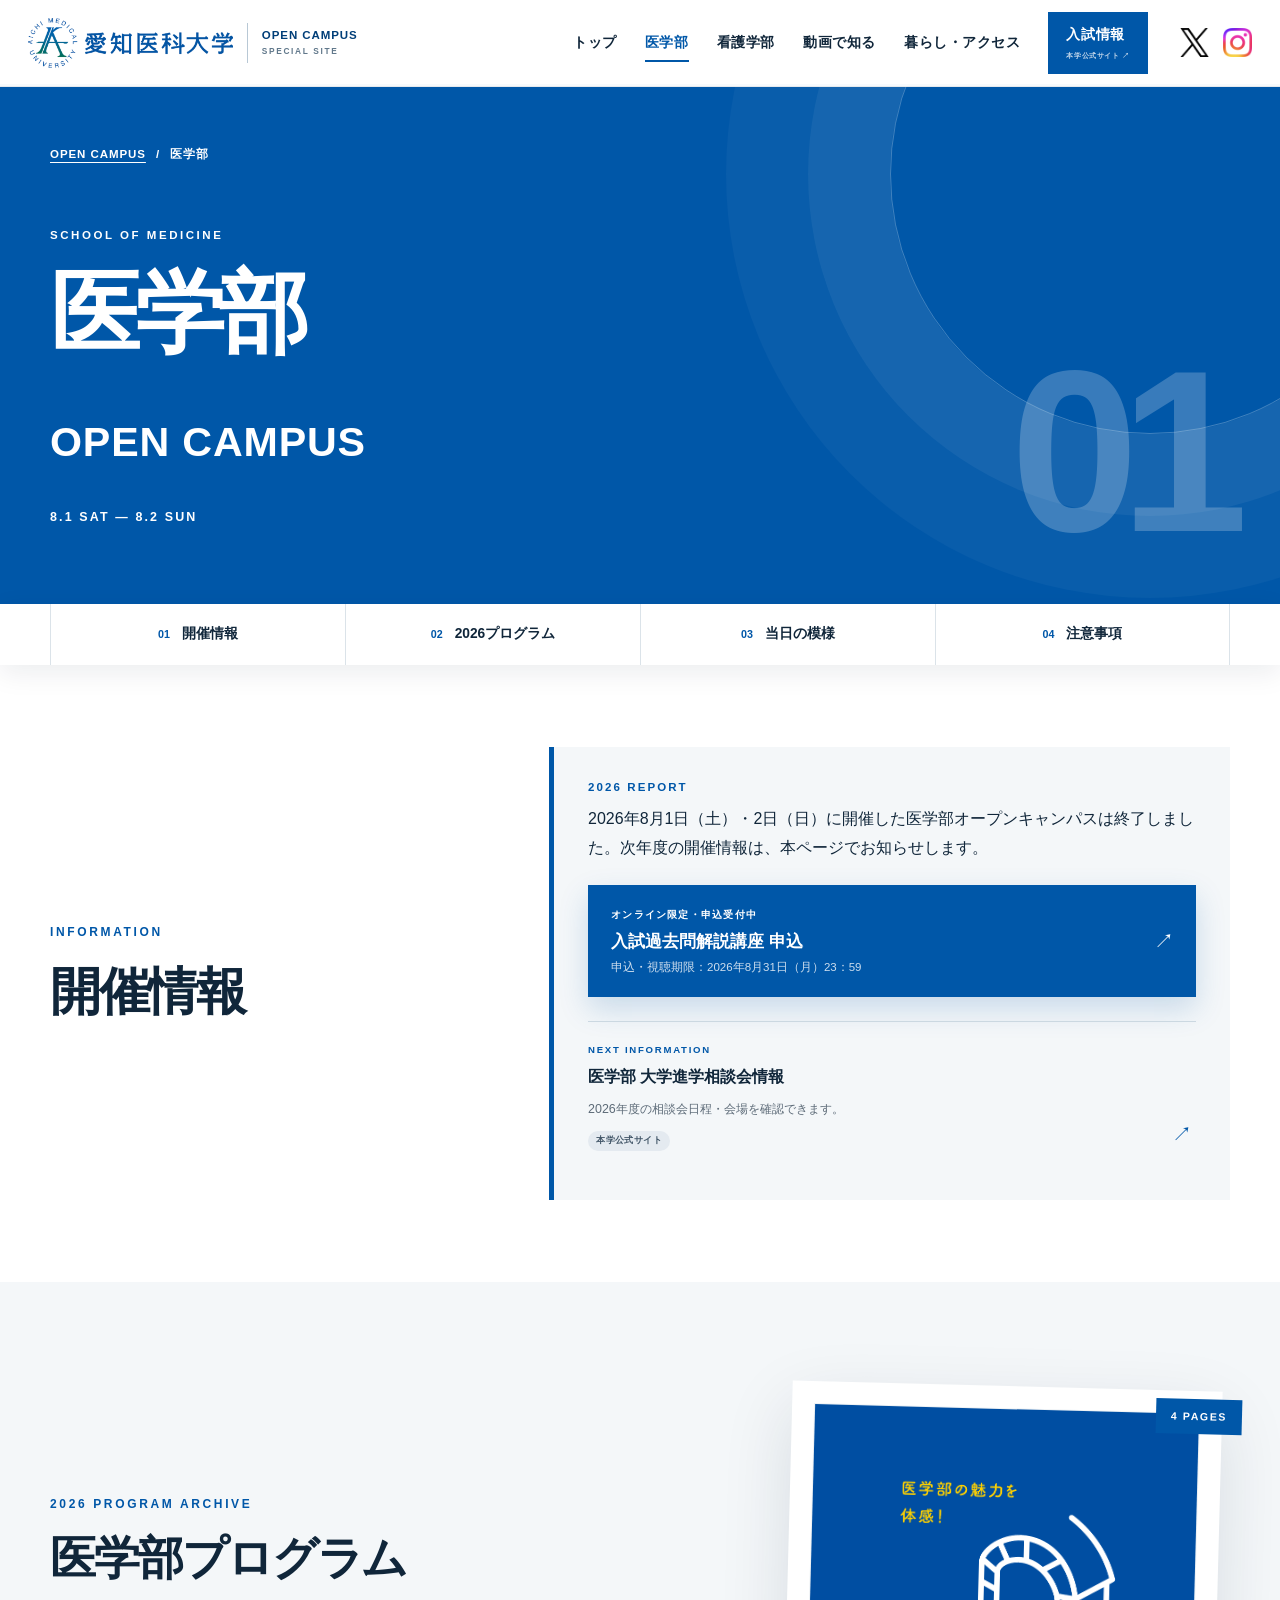
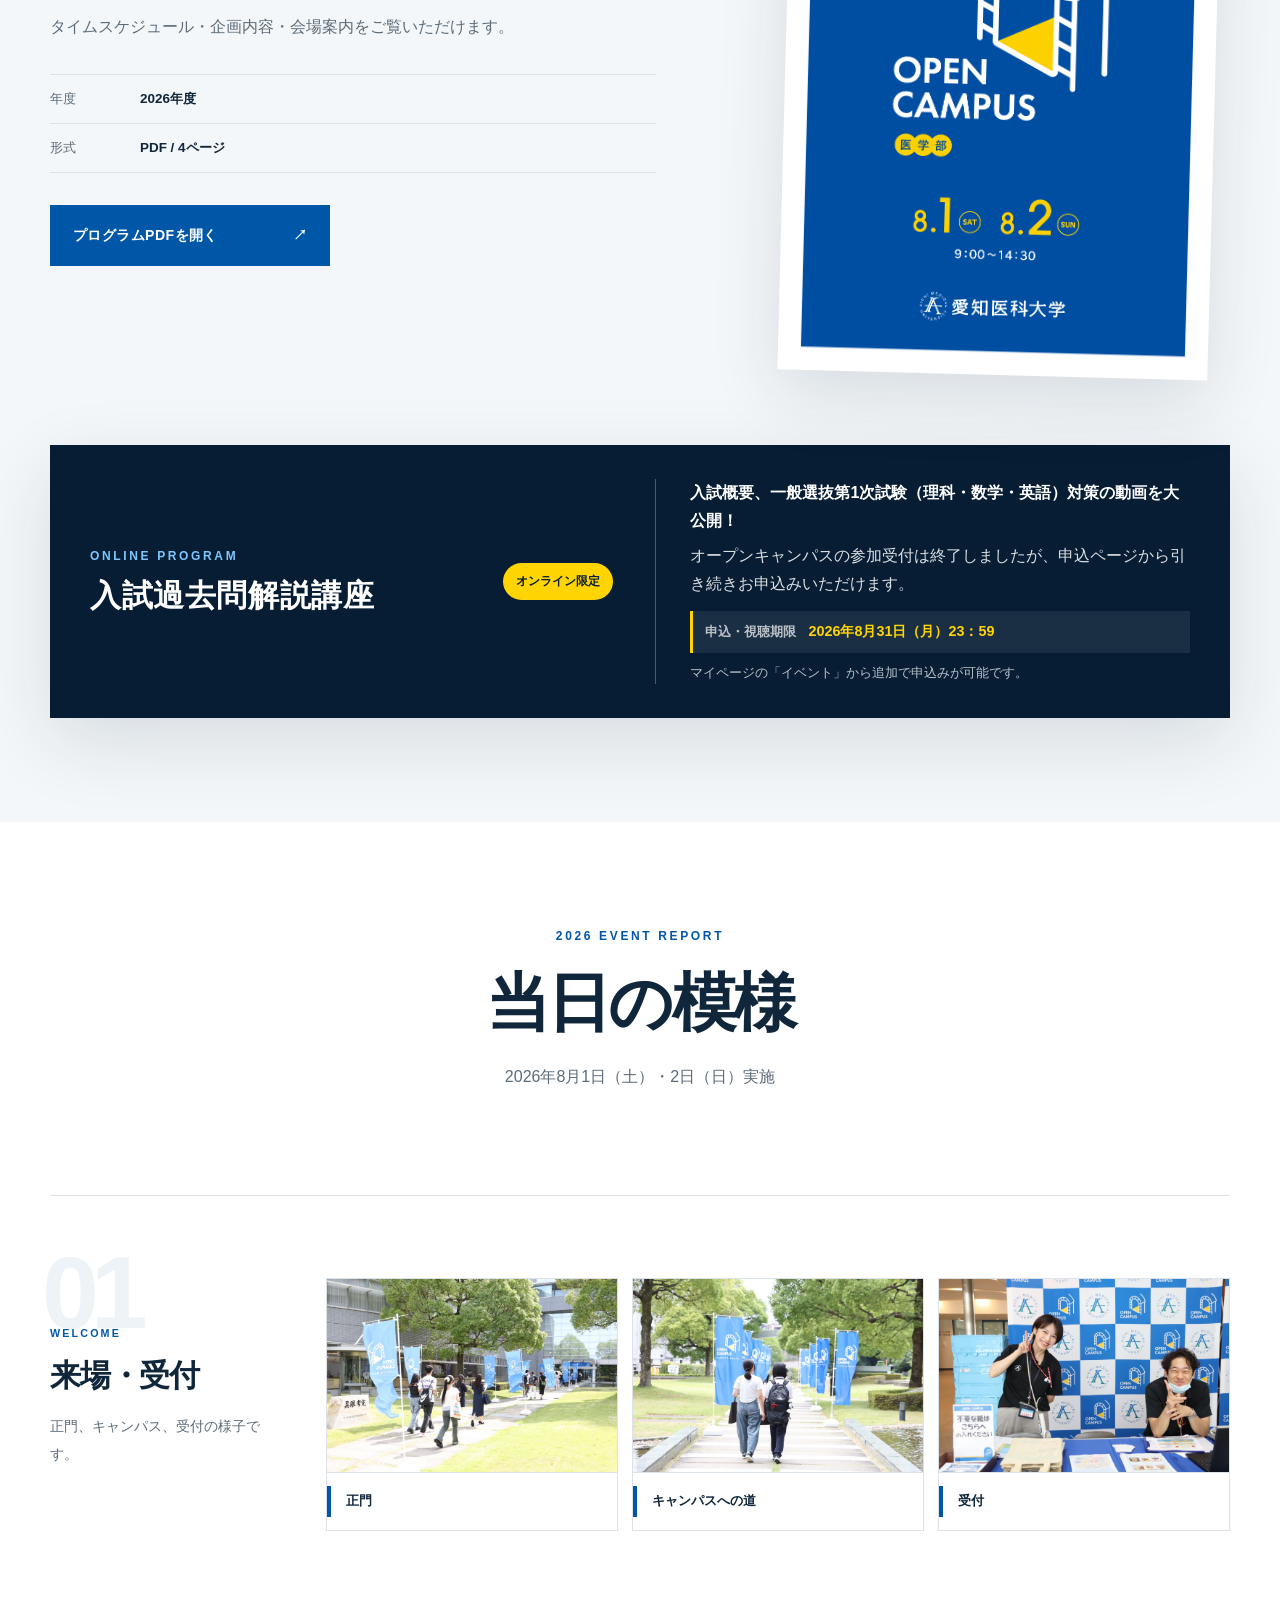
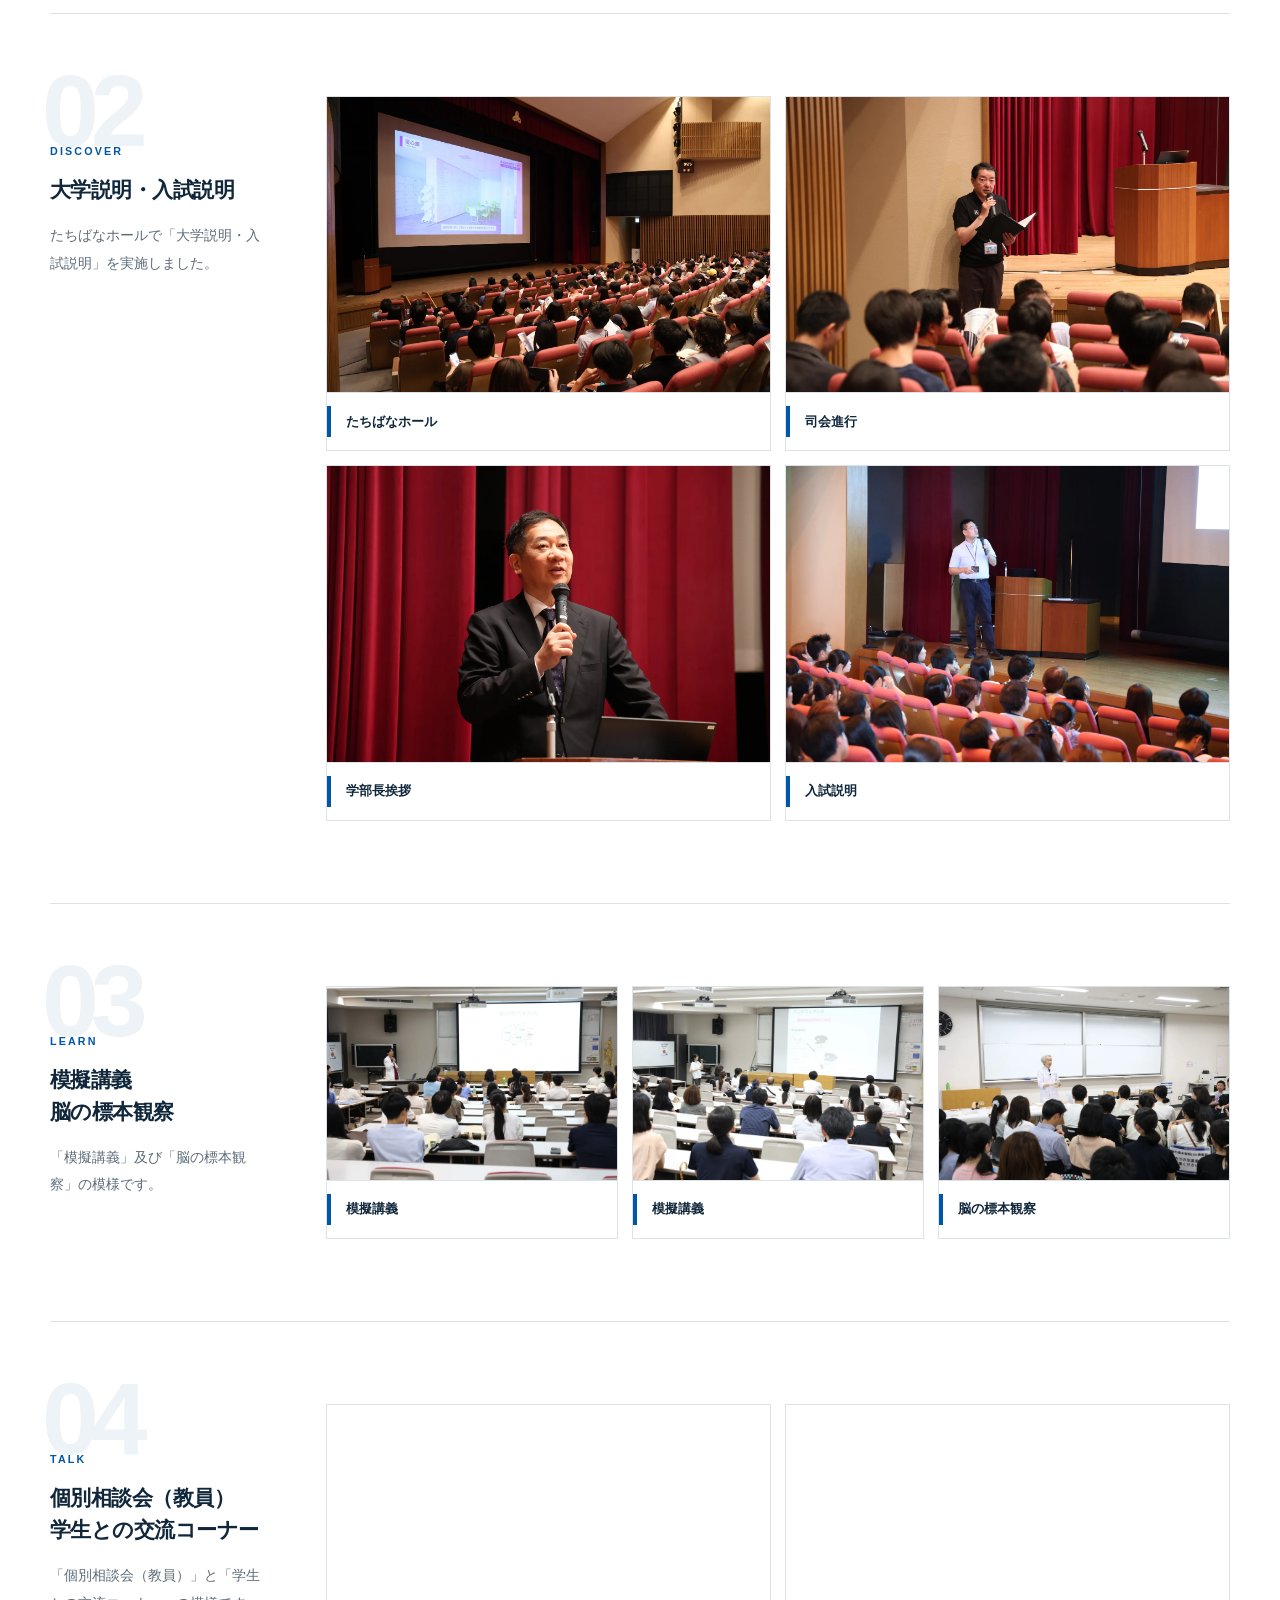
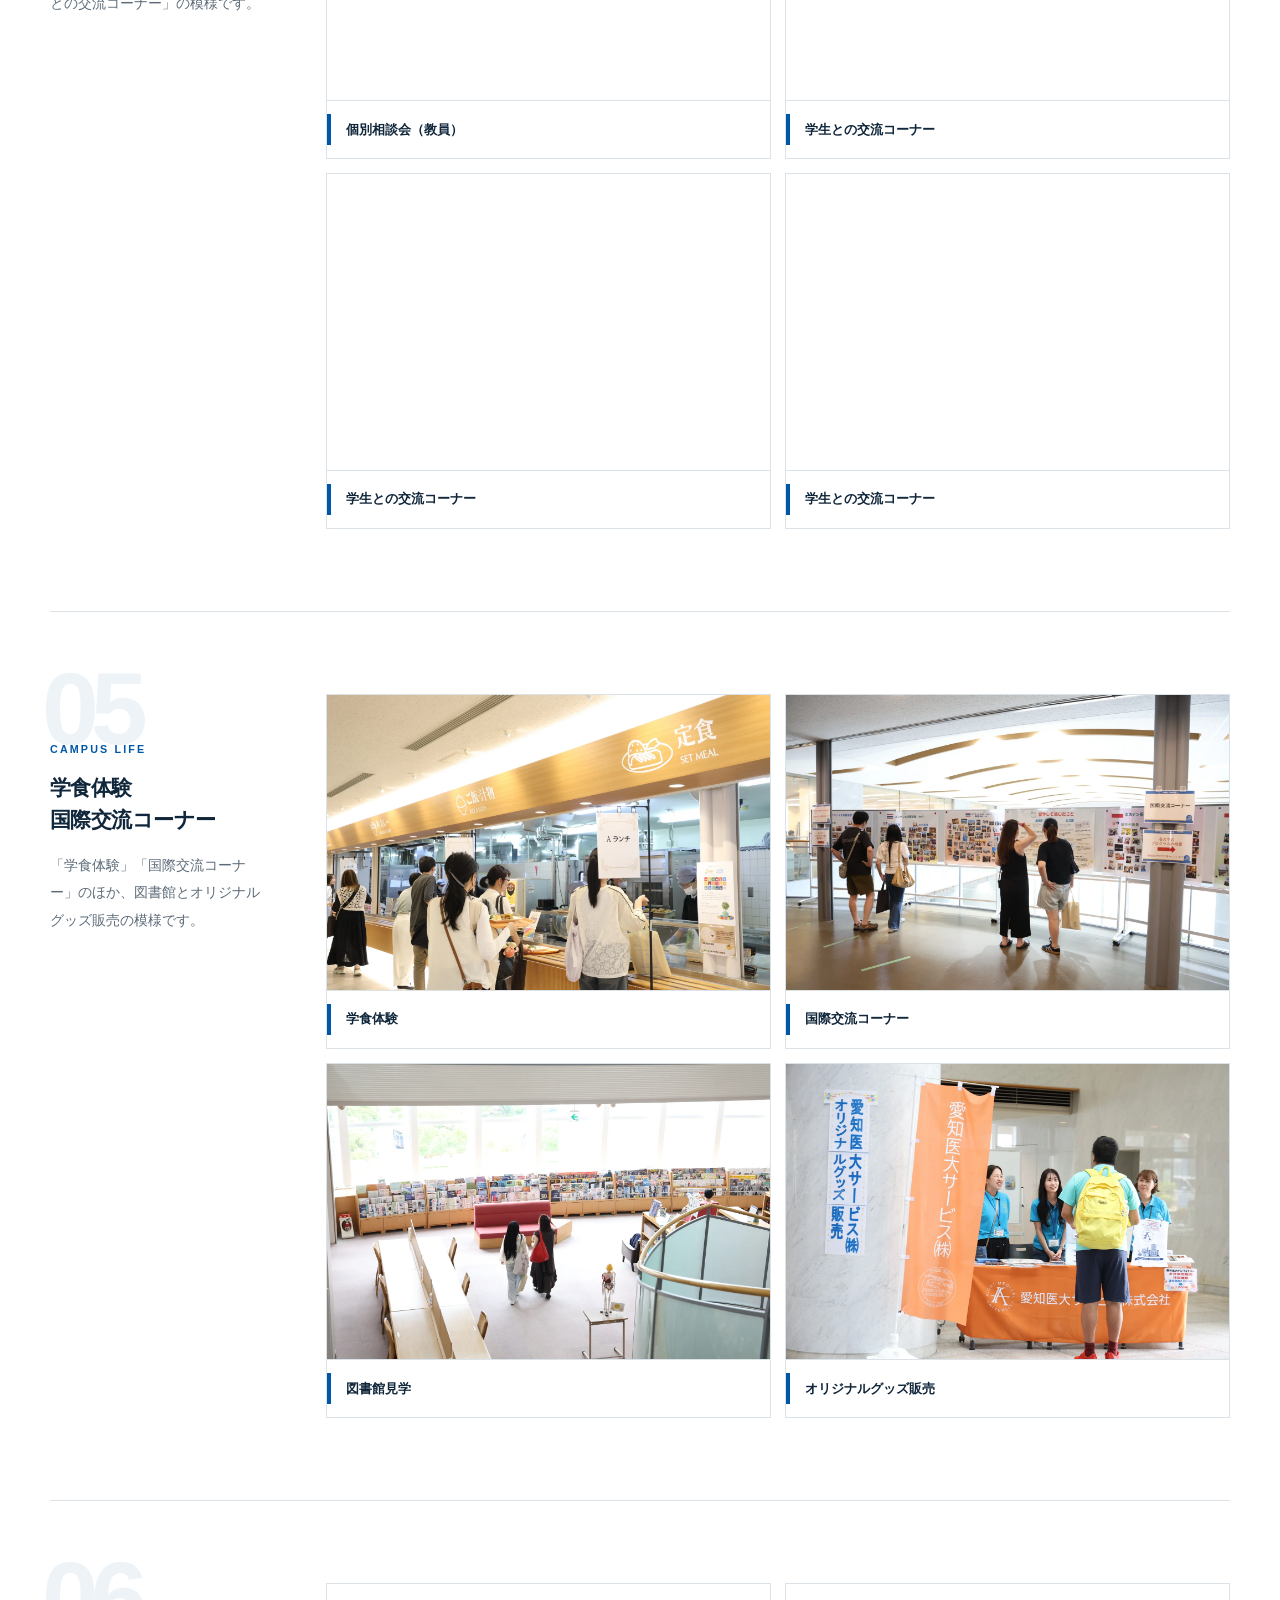
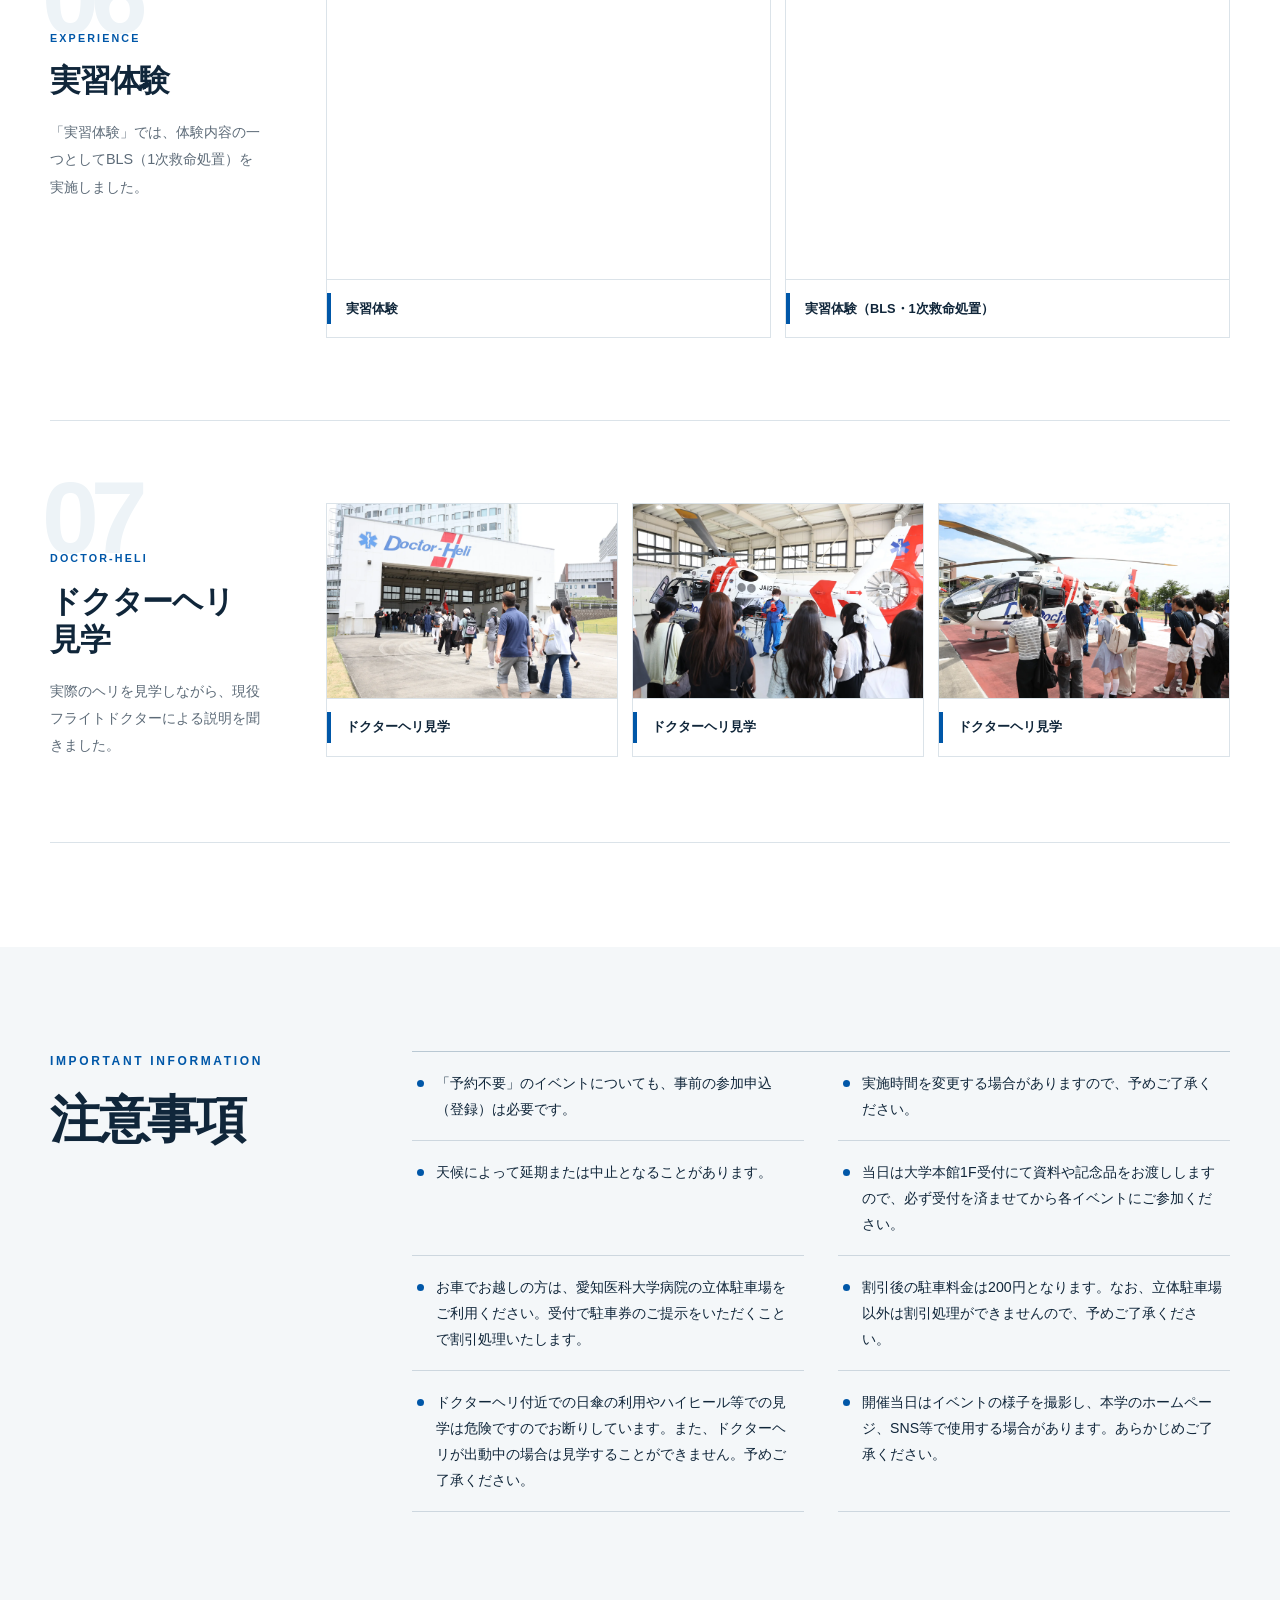
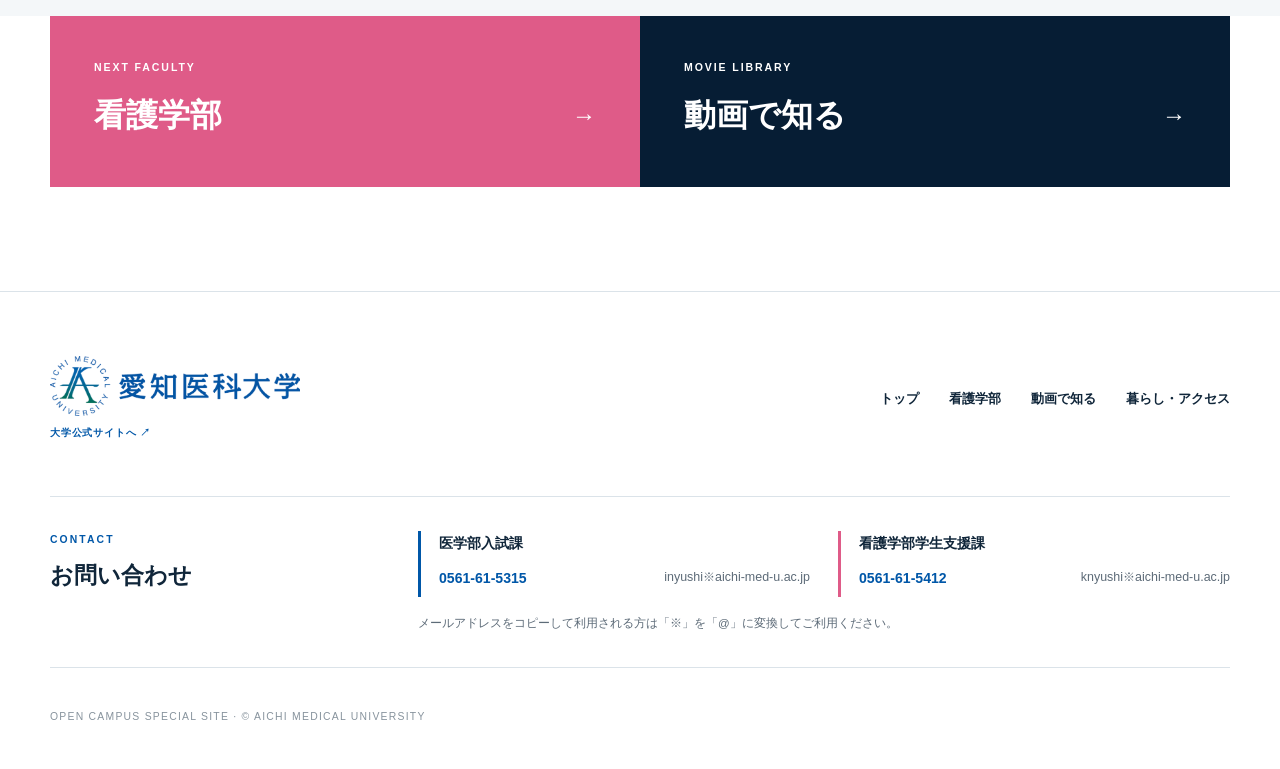
<file: medicine/index.html>
<!doctype html>
<html lang="ja">
<head>
  <!-- Google tag (gtag.js) -->
  <script async src="https://www.googletagmanager.com/gtag/js?id=G-GN3RKMFM99"></script>
  <script>
    window.dataLayer = window.dataLayer || [];
    function gtag(){dataLayer.push(arguments);}
    gtag('js', new Date());
    gtag('config', 'G-GN3RKMFM99');
  </script>
  <meta charset="utf-8">
  <meta name="viewport" content="width=device-width, initial-scale=1">
  <meta name="description" content="愛知医科大学医学部オープンキャンパス。開催情報、2026年度プログラム、当日の記録をご案内します。">
  <title>医学部 OPEN CAMPUS | 愛知医科大学</title>
  <link rel="icon" type="image/png" href="../assets/images/brand/aichi-medical-university-symbol.png">
  <link rel="apple-touch-icon" href="../assets/images/brand/aichi-medical-university-symbol.png">
  <link rel="stylesheet" href="../assets/css/style.css?v=20260819-1">
</head>
<body class="page-faculty page-medicine" data-asset-root="../">
  <a class="skip-link" href="#main">本文へ移動</a>

  <header class="site-header" data-header>
    <a class="site-brand" href="../index.html" aria-label="愛知医科大学オープンキャンパス特設サイト トップ">
      <img class="site-brand__university" src="../assets/images/brand/aichi-medical-university-logo.png" alt="愛知医科大学" width="762" height="183">
      <span class="site-brand__special" aria-hidden="true"><strong>OPEN CAMPUS</strong><small>SPECIAL SITE</small></span>
    </a>
    <button class="menu-button" type="button" aria-expanded="false" aria-controls="global-menu" data-menu-button>
      <span></span><span></span><span></span><span class="visually-hidden">メニュー</span>
    </button>
    <nav class="global-menu" id="global-menu" aria-label="メインメニュー" data-menu>
      <a href="../index.html">トップ</a>
      <a href="index.html" aria-current="page">医学部</a>
      <a href="../nursing/index.html">看護学部</a>
      <a href="../video/index.html">動画で知る</a>
      <a href="../index.html#living">暮らし・アクセス</a>
      <a class="nav-accent" href="https://www.aichi-med-u.ac.jp/su11/index.html" target="_blank" rel="noopener noreferrer">入試情報<small>本学公式サイト ↗</small></a>
      <div class="header-social" aria-label="愛知医科大学公式SNS">
        <a class="sns-link sns-link--x" href="https://www.twitter.com/aichi_med_u" target="_blank" rel="noopener noreferrer" data-config-href="xUrl" aria-label="愛知医科大学公式X"><img src="../assets/images/social/x.png" alt="" width="128" height="128"></a>
        <a class="sns-link sns-link--instagram" href="https://www.instagram.com/aichi_med_u" target="_blank" rel="noopener noreferrer" data-config-href="instagramUrl" aria-label="愛知医科大学公式Instagram"><img src="../assets/images/social/instagram.png" alt="" width="128" height="128"></a>
      </div>
    </nav>
  </header>

  <main id="main">
    <section class="faculty-hero faculty-hero--medicine" aria-labelledby="page-title">
      <div class="section-shell faculty-hero__inner">
        <nav class="breadcrumbs" aria-label="パンくずリスト">
          <a href="../index.html">OPEN CAMPUS</a><span aria-hidden="true">/</span><span>医学部</span>
        </nav>
        <p class="faculty-hero__en">SCHOOL OF MEDICINE</p>
        <h1 id="page-title">医学部<br><span>OPEN CAMPUS</span></h1>
        <p class="faculty-hero__date" data-config-text="eventDate">8.1 SAT — 8.2 SUN</p>
      </div>
      <span class="faculty-hero__number" aria-hidden="true">01</span>
    </section>

    <nav class="section-index section-index--medicine" aria-label="医学部ページ内メニュー">
      <div class="section-shell section-index__inner">
        <a href="#information"><span>01</span>開催情報</a>
        <a href="#archive"><span>02</span>2026プログラム</a>
        <a href="#photos"><span>03</span>当日の模様</a>
        <a href="#precautions"><span>04</span>注意事項</a>
      </div>
    </nav>

    <section class="faculty-information section" id="information" aria-labelledby="information-title">
      <div class="section-shell faculty-information__grid">
        <div class="section-heading">
          <p class="section-label">INFORMATION</p>
          <h2 id="information-title">開催情報</h2>
        </div>
        <div class="faculty-status">
          <p class="faculty-status__year"><span data-config-text="eventYear">2026</span> REPORT</p>
          <p data-config-text="medicineStatusMessage">2026年8月1日（土）・2日（日）に開催した医学部オープンキャンパスは終了しました。次年度の開催情報は、本ページでお知らせします。</p>
          <a class="application-cta application-cta--medicine" href="https://www.ocans.jp/aichi-med?fid=JuysQcu1" target="_blank" rel="noopener noreferrer" data-config-href="medicineApplicationUrl" data-application-link data-application-state-key="medicineApplicationStatus" data-application-label-key="medicineApplicationLabel" data-application-message-key="medicineApplicationMessage">
            <span data-application-status>オンライン限定・申込受付中</span>
            <strong>入試過去問解説講座 申込</strong>
            <small data-application-message>申込・視聴期限：2026年8月31日（月）23：59</small>
            <i aria-hidden="true">↗</i>
          </a>
          <a class="faculty-notice faculty-notice--medicine" href="https://www.aichi-med-u.ac.jp/su11/su1104/index.html" target="_blank" rel="noopener noreferrer" data-config-href="medicineConsultationUrl">
            <span>NEXT INFORMATION</span>
            <strong>医学部 大学進学相談会情報</strong>
            <p data-config-text="medicineConsultationMeta">2026年度の相談会日程・会場を確認できます。</p>
            <small class="official-site-badge">本学公式サイト</small>
            <i aria-hidden="true">↗</i>
          </a>
        </div>
      </div>
    </section>

    <section class="archive section" id="archive" aria-labelledby="archive-title">
      <div class="section-shell archive__grid">
        <div class="archive__copy">
          <p class="section-label">2026 PROGRAM ARCHIVE</p>
          <h2 id="archive-title"><span>医学部</span><wbr><span>プログラム</span></h2>
          <p>タイムスケジュール・企画内容・会場案内をご覧いただけます。</p>
          <dl class="document-meta">
            <div><dt>年度</dt><dd>2026年度</dd></div>
            <div><dt>形式</dt><dd>PDF / 4ページ</dd></div>
          </dl>
          <a class="button button--medicine" href="../assets/documents/2026-open-campus-medicine.pdf" target="_blank" rel="noopener noreferrer">プログラムPDFを開く <span aria-hidden="true">↗</span></a>
        </div>
        <a class="leaflet-preview leaflet-preview--medicine" href="../assets/documents/2026-open-campus-medicine.pdf" target="_blank" rel="noopener noreferrer" aria-label="2026年度医学部プログラムPDFを開く">
          <span class="leaflet-preview__tag">4 PAGES</span>
          <img src="../assets/images/leaflets/medicine-2026-cover.png" alt="2026年度医学部オープンキャンパスプログラム表紙" width="827" height="1169">
        </a>
      </div>
      <div class="section-shell program-highlight" aria-labelledby="exam-lecture-title">
        <div class="program-highlight__heading">
          <p class="section-label">ONLINE PROGRAM</p>
          <h3 id="exam-lecture-title">入試過去問解説講座</h3>
        </div>
        <span class="program-highlight__badge">オンライン限定</span>
        <div class="program-highlight__copy">
          <p>入試概要、一般選抜第1次試験（理科・数学・英語）対策の動画を大公開！</p>
          <p>オープンキャンパスの参加受付は終了しましたが、申込ページから引き続きお申込みいただけます。</p>
          <p class="program-highlight__deadline"><span>申込・視聴期限</span><strong data-config-text="medicineApplicationDeadline">2026年8月31日（月）23：59</strong></p>
          <p class="program-highlight__note">マイページの「イベント」から追加で申込みが可能です。</p>
        </div>
      </div>
    </section>

    <section class="event-report section" id="photos" aria-labelledby="photos-title">
      <div class="section-shell">
        <div class="section-heading section-heading--center event-report__heading">
          <p class="section-label">2026 EVENT REPORT</p>
          <h2 id="photos-title">当日の模様</h2>
          <p>2026年8月1日（土）・2日（日）実施</p>
        </div>

        <div class="event-report__story">
          <article class="report-chapter" data-photo-rail>
            <header class="report-chapter__header">
              <span class="report-chapter__number" aria-hidden="true">01</span>
              <p class="report-chapter__eyebrow">WELCOME</p>
              <h3>来場・受付</h3>
              <p>正門、キャンパス、受付の様子です。</p>
              <div class="report-chapter__controls" aria-label="来場・受付の写真操作">
                <button type="button" data-photo-prev aria-label="前の写真"><span aria-hidden="true">←</span></button>
                <span data-photo-counter aria-live="polite">1 / 3</span>
                <button type="button" data-photo-next aria-label="次の写真"><span aria-hidden="true">→</span></button>
              </div>
            </header>
            <div class="report-gallery report-gallery--three" data-photo-track tabindex="0" aria-label="来場と受付風景の写真。横にスクロールできます">
              <figure class="report-photo">
                <img src="../assets/images/medicine/report-2026/arrival-01.webp" alt="オープンキャンパスの旗が並ぶ正門から来場者が会場へ向かう様子" width="1600" height="1067" loading="lazy" decoding="async">
                <figcaption><strong>正門</strong></figcaption>
              </figure>
              <figure class="report-photo">
                <img src="../assets/images/medicine/report-2026/arrival-02.webp" alt="緑豊かなキャンパスを参加者が歩く様子" width="1600" height="1067" loading="lazy" decoding="async">
                <figcaption><strong>キャンパスへの道</strong></figcaption>
              </figure>
              <figure class="report-photo">
                <img src="../assets/images/medicine/report-2026/reception.webp" alt="スタッフが笑顔で参加者を迎える受付の様子" width="1600" height="1067" loading="lazy" decoding="async">
                <figcaption><strong>受付</strong></figcaption>
              </figure>
            </div>
          </article>

          <article class="report-chapter" data-photo-rail>
            <header class="report-chapter__header">
              <span class="report-chapter__number" aria-hidden="true">02</span>
              <p class="report-chapter__eyebrow">DISCOVER</p>
              <h3 class="report-title--compact report-title--nowrap">大学説明・入試説明</h3>
              <p>たちばなホールで「大学説明・入試説明」を実施しました。</p>
              <div class="report-chapter__controls" aria-label="大学説明・入試説明の写真操作">
                <button type="button" data-photo-prev aria-label="前の写真"><span aria-hidden="true">←</span></button>
                <span data-photo-counter aria-live="polite">1 / 4</span>
                <button type="button" data-photo-next aria-label="次の写真"><span aria-hidden="true">→</span></button>
              </div>
            </header>
            <div class="report-gallery report-gallery--four" data-photo-track tabindex="0" aria-label="大学・学部説明の写真。横にスクロールできます">
              <figure class="report-photo">
                <img src="../assets/images/medicine/report-2026/hall-overview.webp" alt="多くの参加者が集まったたちばなホールの全景" width="1600" height="1067" loading="lazy" decoding="async">
                <figcaption><strong>たちばなホール</strong></figcaption>
              </figure>
              <figure class="report-photo">
                <img src="../assets/images/medicine/report-2026/faculty-overview.webp" alt="たちばなホールで司会進行を行う様子" width="1600" height="1067" loading="lazy" decoding="async">
                <figcaption><strong>司会進行</strong></figcaption>
              </figure>
              <figure class="report-photo">
                <img src="../assets/images/medicine/report-2026/dean-greeting.webp" alt="医学部長が参加者へ挨拶する様子" width="1600" height="1067" loading="lazy" decoding="async">
                <figcaption><strong>学部長挨拶</strong></figcaption>
              </figure>
              <figure class="report-photo">
                <img src="../assets/images/medicine/report-2026/admissions-guidance.webp" alt="担当者が入試制度を説明する様子" width="1600" height="1067" loading="lazy" decoding="async">
                <figcaption><strong>入試説明</strong></figcaption>
              </figure>
            </div>
          </article>

          <article class="report-chapter" data-photo-rail>
            <header class="report-chapter__header">
              <span class="report-chapter__number" aria-hidden="true">03</span>
              <p class="report-chapter__eyebrow">LEARN</p>
              <h3 class="report-title--compact report-title--lines" aria-label="模擬講義・脳の標本観察"><span>模擬講義</span><span>脳の標本観察</span></h3>
              <p>「模擬講義」及び「脳の標本観察」の模様です。</p>
              <div class="report-chapter__controls" aria-label="模擬講義・脳の標本観察の写真操作">
                <button type="button" data-photo-prev aria-label="前の写真"><span aria-hidden="true">←</span></button>
                <span data-photo-counter aria-live="polite">1 / 3</span>
                <button type="button" data-photo-next aria-label="次の写真"><span aria-hidden="true">→</span></button>
              </div>
            </header>
            <div class="report-gallery report-gallery--three" data-photo-track tabindex="0" aria-label="模擬講義と脳の標本観察の写真。横にスクロールできます">
              <figure class="report-photo">
                <img src="../assets/images/medicine/report-2026/mock-lecture-01.webp" alt="脳の解剖をテーマにした模擬講義を受講する様子" width="1600" height="1067" loading="lazy" decoding="async">
                <figcaption><strong>模擬講義</strong></figcaption>
              </figure>
              <figure class="report-photo">
                <img src="../assets/images/medicine/report-2026/mock-lecture-02.webp" alt="感染症の世界的大流行をテーマにした模擬講義の様子" width="1600" height="1067" loading="lazy" decoding="async">
                <figcaption><strong>模擬講義</strong></figcaption>
              </figure>
              <figure class="report-photo">
                <img src="../assets/images/medicine/report-2026/brain-specimen.webp" alt="教員の説明を聞きながら脳の標本を観察する様子" width="1600" height="1067" loading="lazy" decoding="async">
                <figcaption><strong>脳の標本観察</strong></figcaption>
              </figure>
            </div>
          </article>

          <article class="report-chapter" data-photo-rail>
            <header class="report-chapter__header">
              <span class="report-chapter__number" aria-hidden="true">04</span>
              <p class="report-chapter__eyebrow">TALK</p>
              <h3 class="report-title--compact report-title--lines" aria-label="個別相談会（教員）・学生との交流コーナー"><span>個別相談会（教員）</span><span>学生との交流コーナー</span></h3>
              <p>「個別相談会（教員）」と「学生との交流コーナー」の模様です。</p>
              <div class="report-chapter__controls" aria-label="個別相談会（教員）・学生との交流コーナーの写真操作">
                <button type="button" data-photo-prev aria-label="前の写真"><span aria-hidden="true">←</span></button>
                <span data-photo-counter aria-live="polite">1 / 4</span>
                <button type="button" data-photo-next aria-label="次の写真"><span aria-hidden="true">→</span></button>
              </div>
            </header>
            <div class="report-gallery report-gallery--four" data-photo-track tabindex="0" aria-label="教員との個別相談と在学生交流の写真。横にスクロールできます">
              <figure class="report-photo">
                <img src="../assets/images/medicine/report-2026/faculty-consultation.webp" alt="教員が参加者の質問に答える個別相談の様子" width="1600" height="1067" loading="lazy" decoding="async">
                <figcaption><strong>個別相談会（教員）</strong></figcaption>
              </figure>
              <figure class="report-photo">
                <img src="../assets/images/medicine/report-2026/student-talk-01.webp" alt="医学部生が参加者と向き合って話す交流コーナーの様子" width="1600" height="1067" loading="lazy" decoding="async">
                <figcaption><strong>学生との交流コーナー</strong></figcaption>
              </figure>
              <figure class="report-photo">
                <img src="../assets/images/medicine/report-2026/student-talk-02.webp" alt="医学部生が参加者へ学生生活について説明する様子" width="1600" height="1067" loading="lazy" decoding="async">
                <figcaption><strong>学生との交流コーナー</strong></figcaption>
              </figure>
              <figure class="report-photo">
                <img src="../assets/images/medicine/report-2026/student-talk.webp" alt="医学部生が参加者の質問に答える交流コーナーの様子" width="1600" height="1067" loading="lazy" decoding="async">
                <figcaption><strong>学生との交流コーナー</strong></figcaption>
              </figure>
            </div>
          </article>

          <article class="report-chapter" data-photo-rail>
            <header class="report-chapter__header">
              <span class="report-chapter__number" aria-hidden="true">05</span>
              <p class="report-chapter__eyebrow">CAMPUS LIFE</p>
              <h3 class="report-title--compact report-title--lines" aria-label="学食体験・国際交流コーナー"><span>学食体験</span><span>国際交流コーナー</span></h3>
              <p>「学食体験」「国際交流コーナー」のほか、図書館とオリジナルグッズ販売の模様です。</p>
              <div class="report-chapter__controls" aria-label="学食体験・国際交流コーナーの写真操作">
                <button type="button" data-photo-prev aria-label="前の写真"><span aria-hidden="true">←</span></button>
                <span data-photo-counter aria-live="polite">1 / 4</span>
                <button type="button" data-photo-next aria-label="次の写真"><span aria-hidden="true">→</span></button>
              </div>
            </header>
            <div class="report-gallery report-gallery--four" data-photo-track tabindex="0" aria-label="キャンパスライフと図書館の写真。横にスクロールできます">
              <figure class="report-photo">
                <img src="../assets/images/medicine/report-2026/cafeteria.webp" alt="参加者が大学の食堂でランチを受け取る様子" width="1600" height="1067" loading="lazy" decoding="async">
                <figcaption><strong>学食体験</strong></figcaption>
              </figure>
              <figure class="report-photo">
                <img src="../assets/images/medicine/report-2026/international-exchange.webp" alt="海外留学の写真や体験記を紹介した国際交流コーナー" width="1600" height="1067" loading="lazy" decoding="async">
                <figcaption><strong>国際交流コーナー</strong></figcaption>
              </figure>
              <figure class="report-photo">
                <img src="../assets/images/medicine/report-2026/library.webp" alt="明るく開放的な図書館を参加者が見学する様子" width="1600" height="1067" loading="lazy" decoding="async">
                <figcaption><strong>図書館見学</strong></figcaption>
              </figure>
              <figure class="report-photo">
                <img src="../assets/images/medicine/report-2026/goods-store.webp" alt="愛知医科大学のオリジナルグッズ販売コーナー" width="1600" height="1067" loading="lazy" decoding="async">
                <figcaption><strong>オリジナルグッズ販売</strong></figcaption>
              </figure>
            </div>
          </article>

          <article class="report-chapter" data-photo-rail>
            <header class="report-chapter__header">
              <span class="report-chapter__number" aria-hidden="true">06</span>
              <p class="report-chapter__eyebrow">EXPERIENCE</p>
              <h3>実習体験</h3>
              <p>「実習体験」では、体験内容の一つとしてBLS（1次救命処置）を実施しました。</p>
              <div class="report-chapter__controls" aria-label="実習体験の写真操作">
                <button type="button" data-photo-prev aria-label="前の写真"><span aria-hidden="true">←</span></button>
                <span data-photo-counter aria-live="polite">1 / 2</span>
                <button type="button" data-photo-next aria-label="次の写真"><span aria-hidden="true">→</span></button>
              </div>
            </header>
            <div class="report-gallery report-gallery--two" data-photo-track tabindex="0" aria-label="実習体験の写真。横にスクロールできます">
              <figure class="report-photo">
                <img src="../assets/images/medicine/report-2026/practical-training-01.webp" alt="学生スタッフの説明を聞きながら一次救命処置を学ぶ様子" width="1600" height="1067" loading="lazy" decoding="async">
                <figcaption><strong>実習体験</strong></figcaption>
              </figure>
              <figure class="report-photo">
                <img src="../assets/images/medicine/report-2026/practical-training-02.webp" alt="シミュレーターを使って胸骨圧迫を体験する様子" width="1600" height="1067" loading="lazy" decoding="async">
                <figcaption><strong>実習体験（BLS・1次救命処置）</strong></figcaption>
              </figure>
            </div>
          </article>

          <article class="report-chapter" data-photo-rail>
            <header class="report-chapter__header">
              <span class="report-chapter__number" aria-hidden="true">07</span>
              <p class="report-chapter__eyebrow">DOCTOR-HELI</p>
              <h3>ドクターヘリ見学</h3>
              <p>実際のヘリを見学しながら、現役フライトドクターによる説明を聞きました。</p>
              <div class="report-chapter__controls" aria-label="ドクターヘリ見学写真の操作">
                <button type="button" data-photo-prev aria-label="前の写真"><span aria-hidden="true">←</span></button>
                <span data-photo-counter aria-live="polite">1 / 3</span>
                <button type="button" data-photo-next aria-label="次の写真"><span aria-hidden="true">→</span></button>
              </div>
            </header>
            <div class="report-gallery report-gallery--three" data-photo-track tabindex="0" aria-label="ドクターヘリ見学の写真。横にスクロールできます">
              <figure class="report-photo">
                <img src="../assets/images/medicine/report-2026/doctor-heli-01.webp" alt="参加者がドクターヘリ格納庫へ向かう様子" width="1600" height="1067" loading="lazy" decoding="async">
                <figcaption><strong>ドクターヘリ見学</strong></figcaption>
              </figure>
              <figure class="report-photo">
                <img src="../assets/images/medicine/report-2026/doctor-heli-02.webp" alt="格納庫で医療スタッフからドクターヘリの説明を受ける様子" width="1600" height="1067" loading="lazy" decoding="async">
                <figcaption><strong>ドクターヘリ見学</strong></figcaption>
              </figure>
              <figure class="report-photo">
                <img src="../assets/images/medicine/report-2026/doctor-heli-03.webp" alt="屋外でドクターヘリを間近に見学する参加者" width="1600" height="1067" loading="lazy" decoding="async">
                <figcaption><strong>ドクターヘリ見学</strong></figcaption>
              </figure>
            </div>
          </article>
        </div>
      </div>
    </section>

    <section class="precautions section" id="precautions" aria-labelledby="precautions-title">
      <div class="section-shell precautions__grid">
        <div class="section-heading">
          <p class="section-label">IMPORTANT INFORMATION</p>
          <h2 id="precautions-title">注意事項</h2>
        </div>
        <ul class="precautions__list">
          <li>「予約不要」のイベントについても、事前の参加申込（登録）は必要です。</li>
          <li>実施時間を変更する場合がありますので、予めご了承ください。</li>
          <li>天候によって延期または中止となることがあります。</li>
          <li>当日は大学本館1F受付にて資料や記念品をお渡ししますので、必ず受付を済ませてから各イベントにご参加ください。</li>
          <li>お車でお越しの方は、愛知医科大学病院の立体駐車場をご利用ください。受付で駐車券のご提示をいただくことで割引処理いたします。</li>
          <li>割引後の駐車料金は200円となります。なお、立体駐車場以外は割引処理ができませんので、予めご了承ください。</li>
          <li>ドクターヘリ付近での日傘の利用やハイヒール等での見学は危険ですのでお断りしています。また、ドクターヘリが出動中の場合は見学することができません。予めご了承ください。</li>
          <li>開催当日はイベントの様子を撮影し、本学のホームページ、SNS等で使用する場合があります。あらかじめご了承ください。</li>
        </ul>
      </div>
    </section>

    <section class="page-links section" aria-label="関連ページ">
      <div class="section-shell page-links__grid">
        <a class="page-link page-link--nursing" href="../nursing/index.html"><span>NEXT FACULTY</span><strong>看護学部</strong><i aria-hidden="true">→</i></a>
        <a class="page-link page-link--movie" href="../video/index.html"><span>MOVIE LIBRARY</span><strong>動画で知る</strong><i aria-hidden="true">→</i></a>
      </div>
    </section>
  </main>

  <footer class="site-footer">
    <div class="section-shell site-footer__inner">
      <a class="footer-brand" href="https://www.aichi-med-u.ac.jp/" target="_blank" rel="noopener noreferrer"><img src="../assets/images/brand/aichi-medical-university-logo.png" alt="愛知医科大学" width="762" height="183"><span>大学公式サイトへ ↗</span></a>
      <div class="site-footer__links"><a href="../index.html">トップ</a><a href="../nursing/index.html">看護学部</a><a href="../video/index.html">動画で知る</a><a href="../index.html#living">暮らし・アクセス</a></div>
      <div class="footer-contact">
        <div class="footer-contact__title"><span>CONTACT</span><strong>お問い合わせ</strong></div>
        <address>
          <div><strong>医学部入試課</strong><a href="tel:0561615315">0561-61-5315</a><span>inyushi※aichi-med-u.ac.jp</span></div>
          <div><strong>看護学部学生支援課</strong><a href="tel:0561615412">0561-61-5412</a><span>knyushi※aichi-med-u.ac.jp</span></div>
        </address>
        <p>メールアドレスをコピーして利用される方は「※」を「@」に変換してご利用ください。</p>
      </div>
      <small>OPEN CAMPUS SPECIAL SITE · © AICHI MEDICAL UNIVERSITY</small>
    </div>
  </footer>

  <script src="../assets/js/site-config.js"></script>
  <script src="../assets/js/video-data.js"></script>
  <script src="../assets/js/main.js"></script>
</body>
</html>
</file>
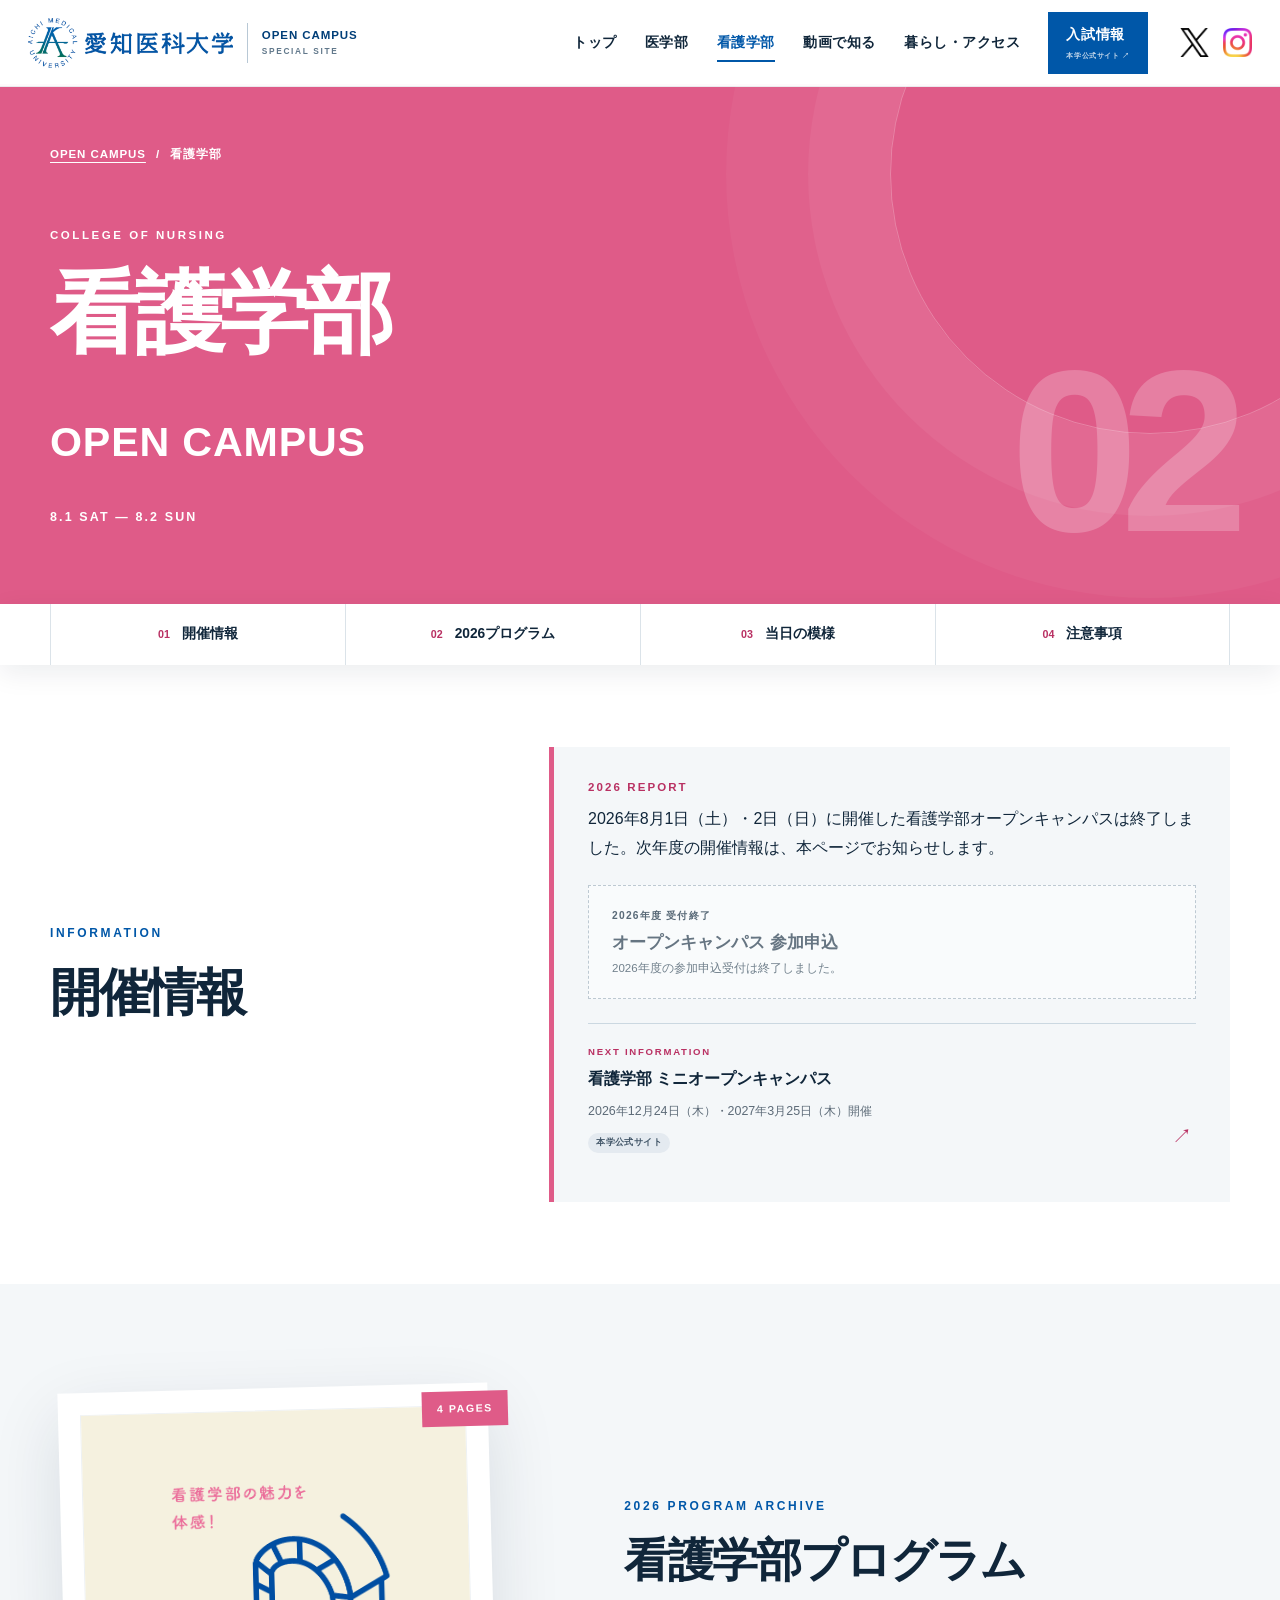
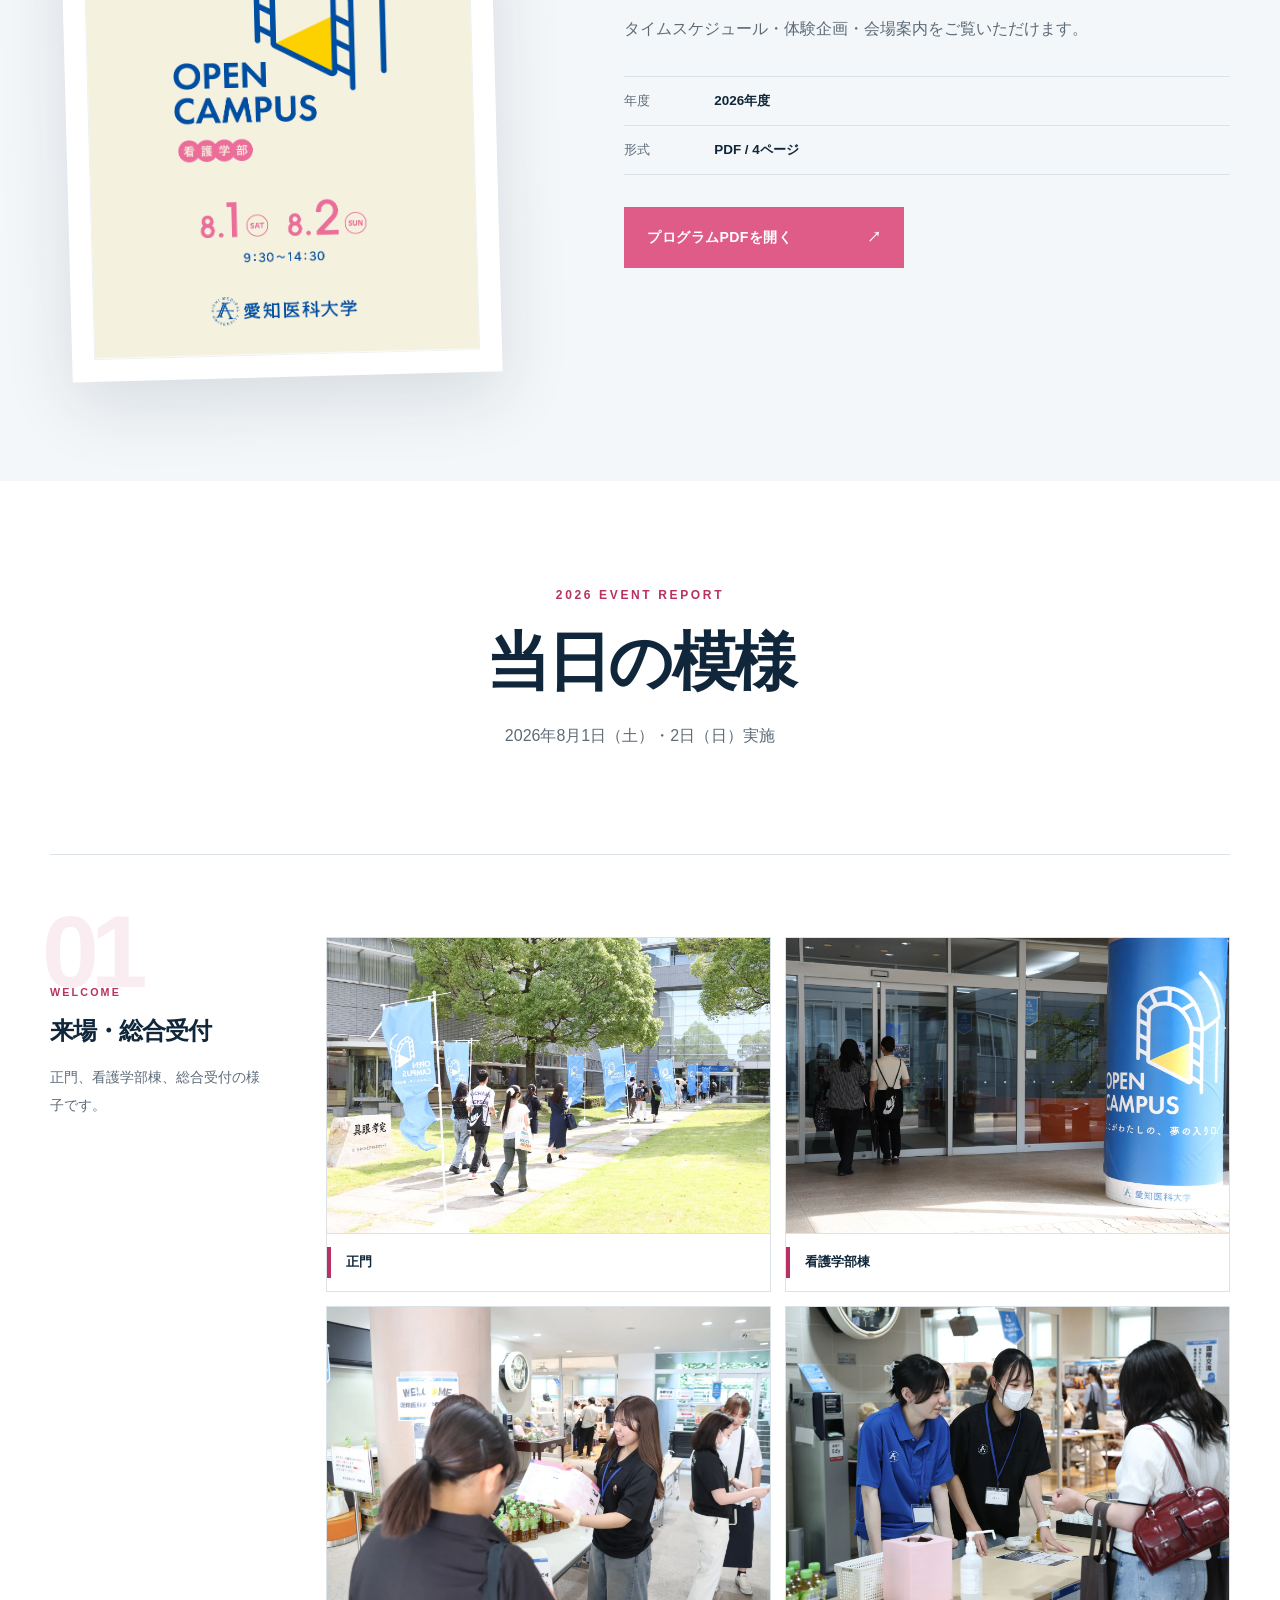
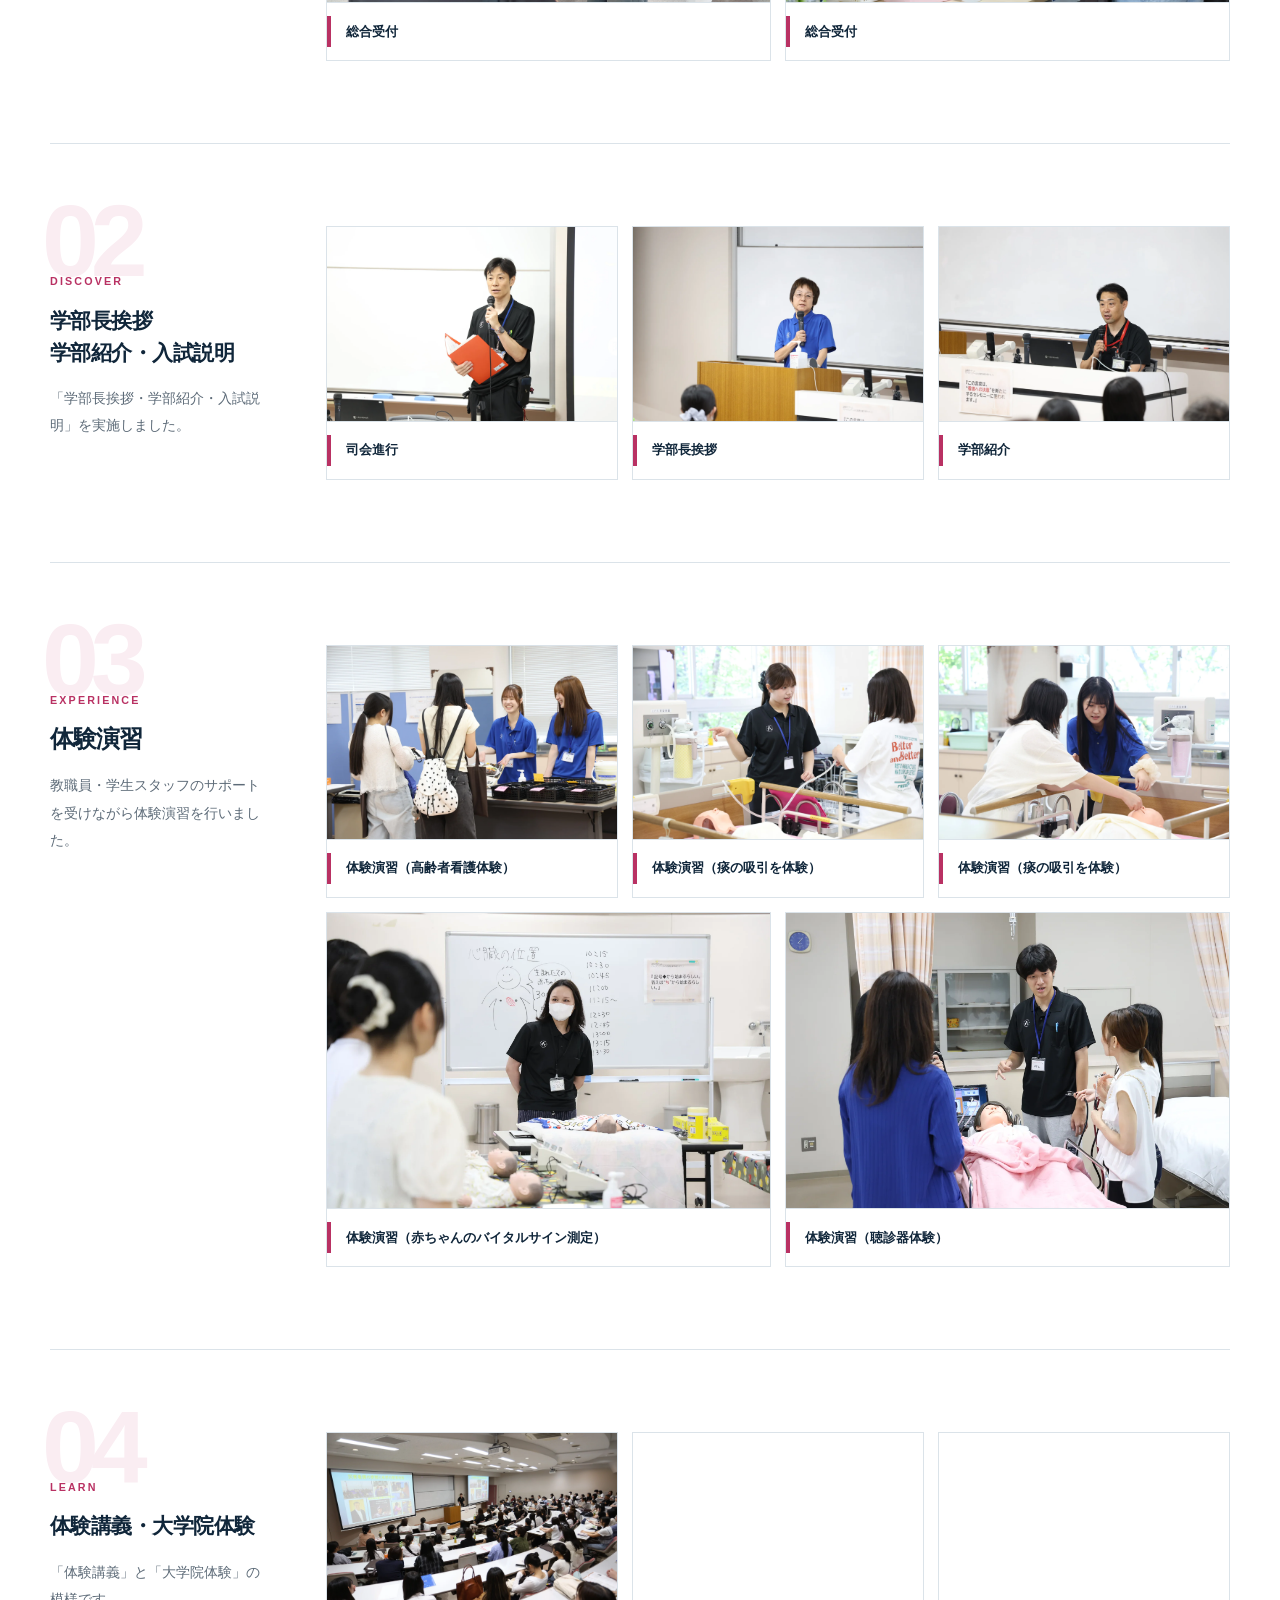
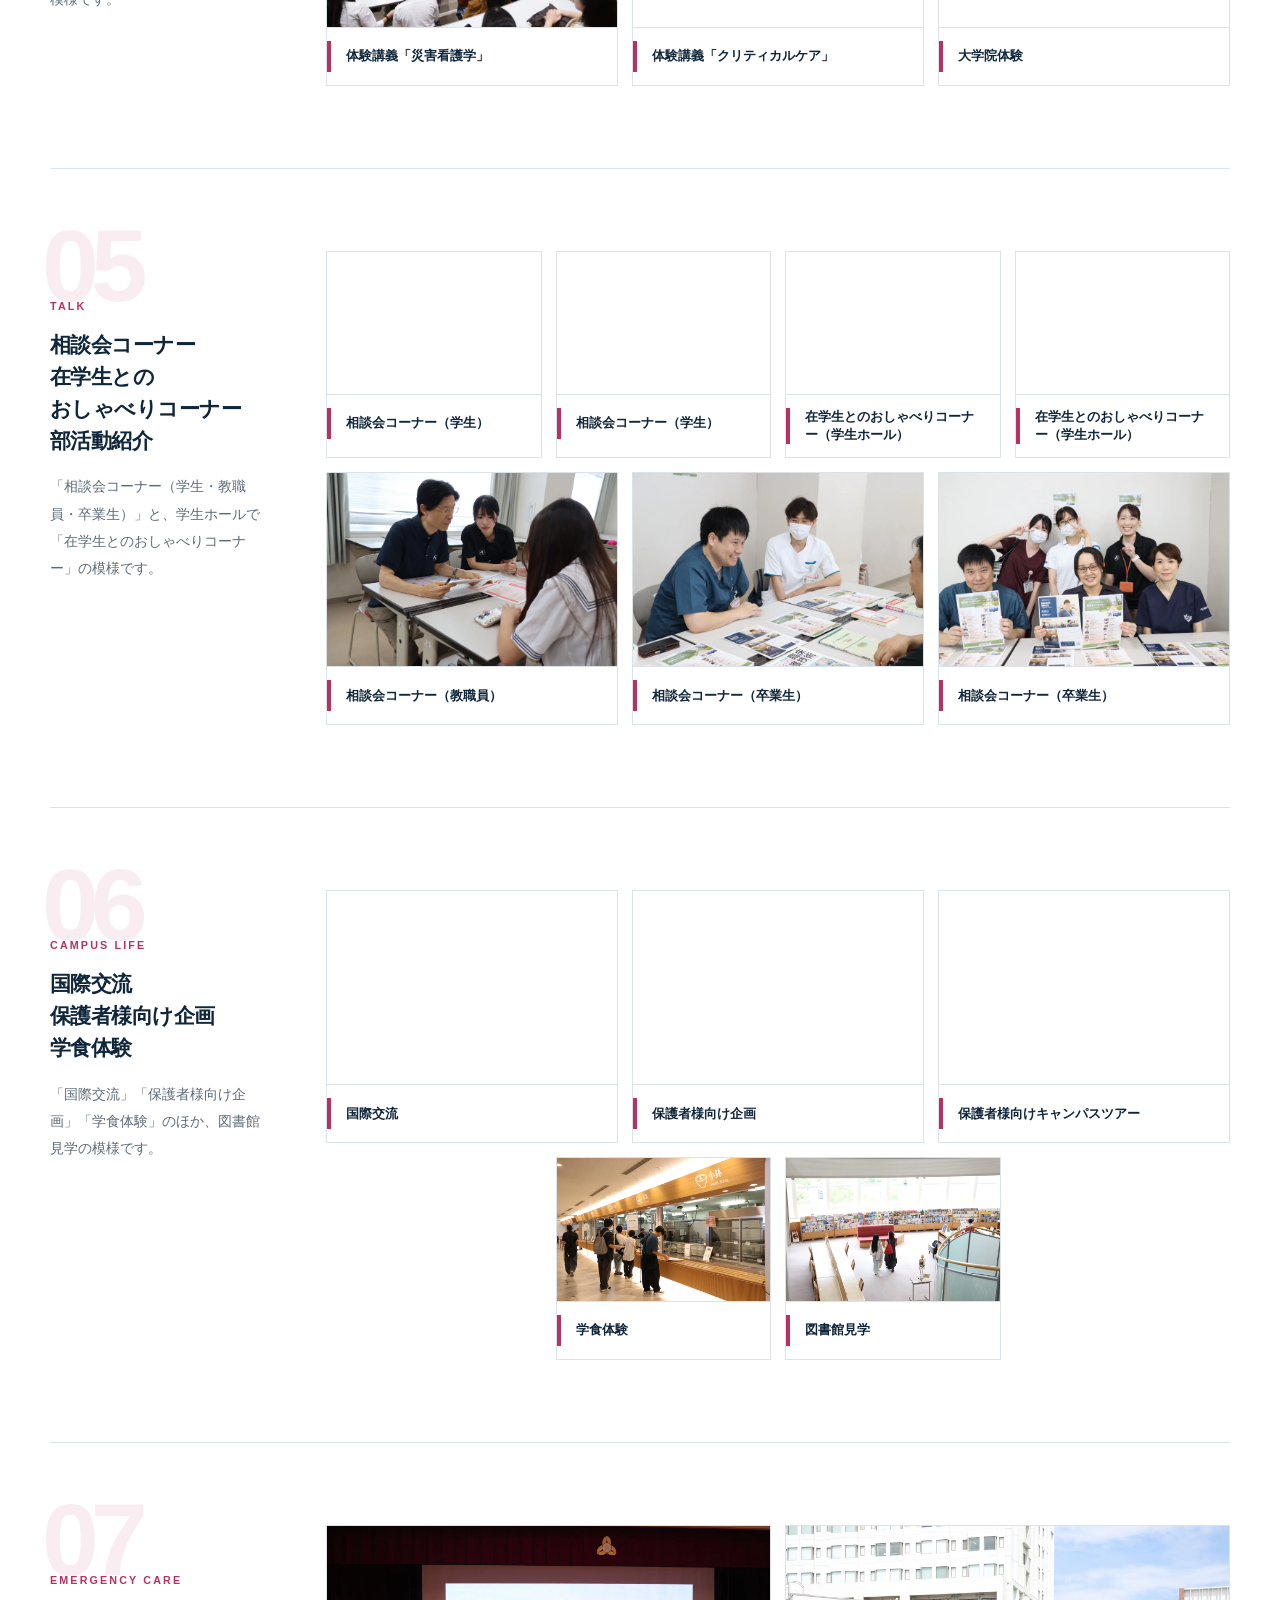
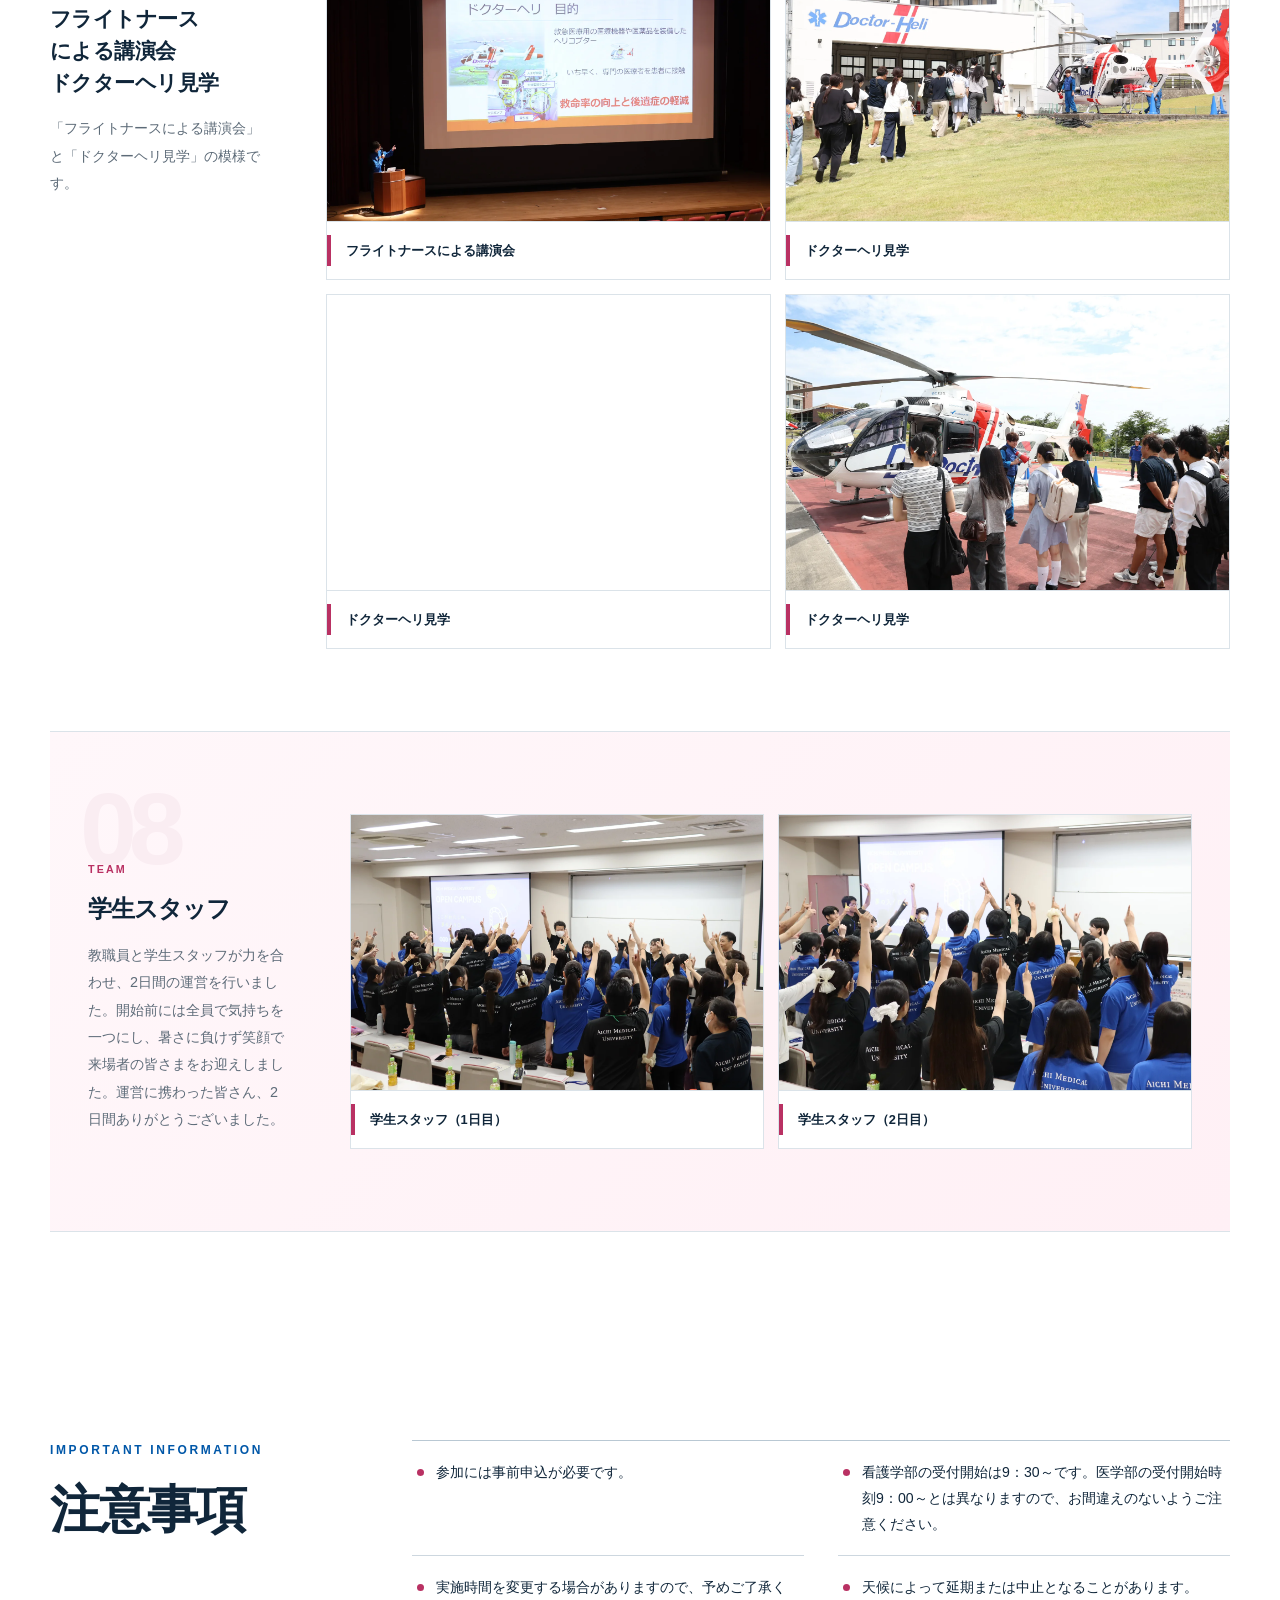
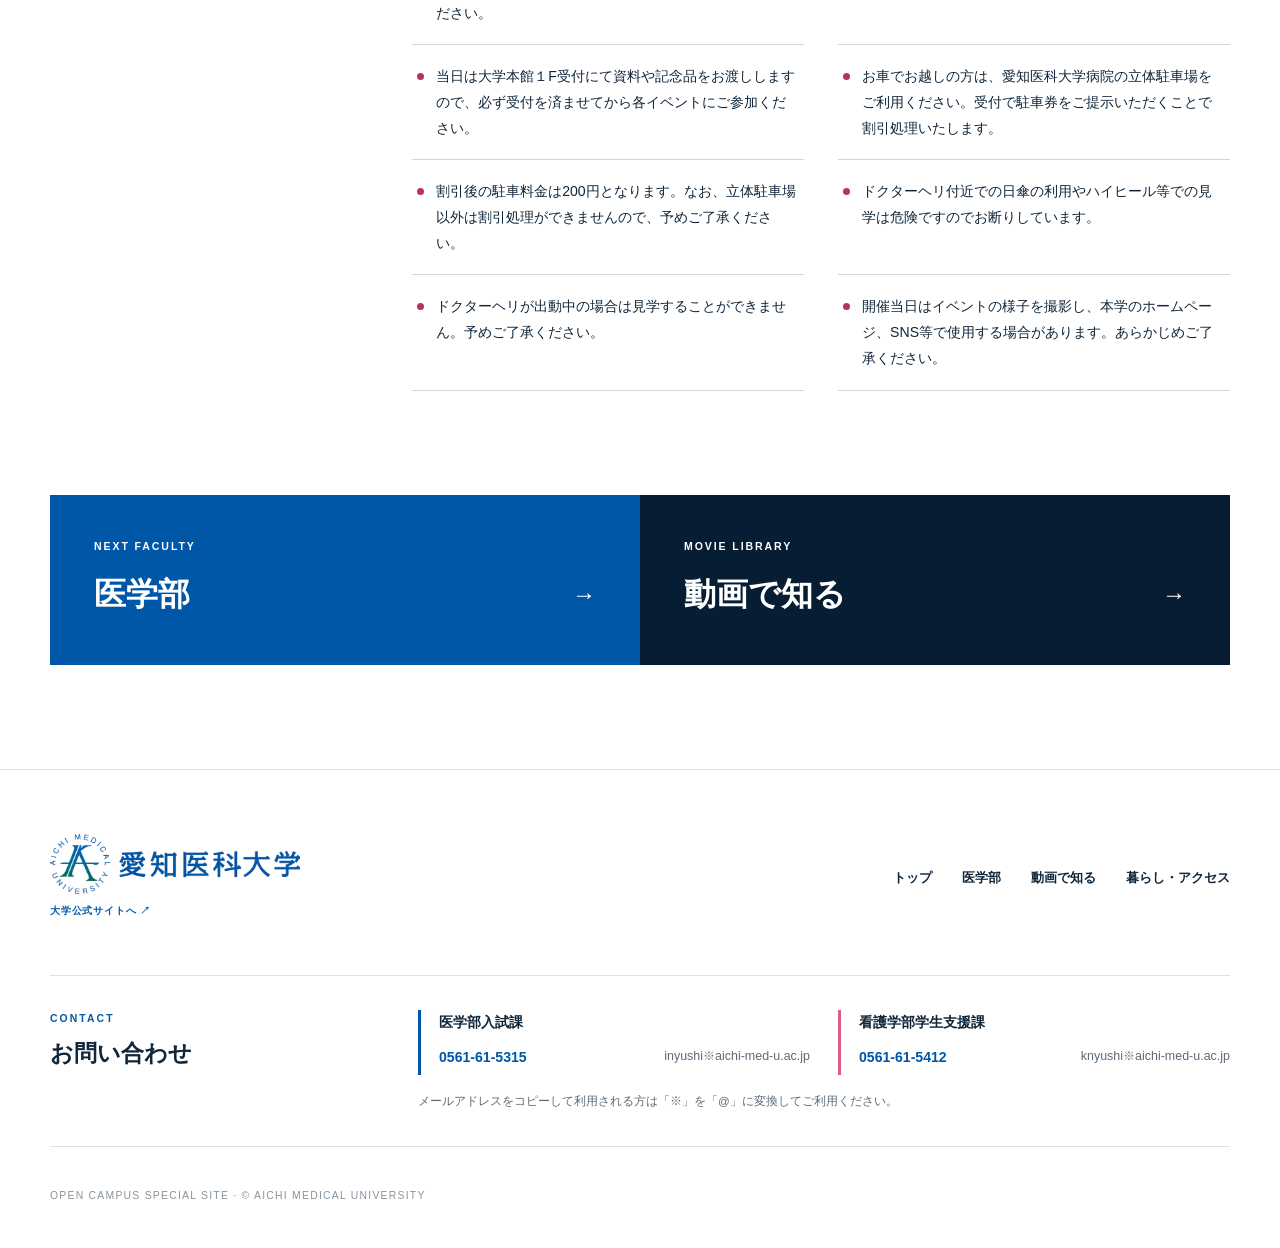
<file: nursing/index.html>
<!doctype html>
<html lang="ja">
<head>
  <!-- Google tag (gtag.js) -->
  <script async src="https://www.googletagmanager.com/gtag/js?id=G-GN3RKMFM99"></script>
  <script>
    window.dataLayer = window.dataLayer || [];
    function gtag(){dataLayer.push(arguments);}
    gtag('js', new Date());
    gtag('config', 'G-GN3RKMFM99');
  </script>
  <meta charset="utf-8">
  <meta name="viewport" content="width=device-width, initial-scale=1">
  <meta name="description" content="愛知医科大学看護学部オープンキャンパス。開催情報、2026年度プログラム、当日の記録をご案内します。">
  <title>看護学部 OPEN CAMPUS | 愛知医科大学</title>
  <link rel="icon" type="image/png" href="../assets/images/brand/aichi-medical-university-symbol.png">
  <link rel="apple-touch-icon" href="../assets/images/brand/aichi-medical-university-symbol.png">
  <link rel="stylesheet" href="../assets/css/style.css?v=20260819-1">
</head>
<body class="page-faculty page-nursing" data-asset-root="../">
  <a class="skip-link" href="#main">本文へ移動</a>

  <header class="site-header" data-header>
    <a class="site-brand" href="../index.html" aria-label="愛知医科大学オープンキャンパス特設サイト トップ">
      <img class="site-brand__university" src="../assets/images/brand/aichi-medical-university-logo.png" alt="愛知医科大学" width="762" height="183">
      <span class="site-brand__special" aria-hidden="true"><strong>OPEN CAMPUS</strong><small>SPECIAL SITE</small></span>
    </a>
    <button class="menu-button" type="button" aria-expanded="false" aria-controls="global-menu" data-menu-button>
      <span></span><span></span><span></span><span class="visually-hidden">メニュー</span>
    </button>
    <nav class="global-menu" id="global-menu" aria-label="メインメニュー" data-menu>
      <a href="../index.html">トップ</a>
      <a href="../medicine/index.html">医学部</a>
      <a href="index.html" aria-current="page">看護学部</a>
      <a href="../video/index.html">動画で知る</a>
      <a href="../index.html#living">暮らし・アクセス</a>
      <a class="nav-accent" href="https://www.aichi-med-u.ac.jp/su11/index.html" target="_blank" rel="noopener noreferrer">入試情報<small>本学公式サイト ↗</small></a>
      <div class="header-social" aria-label="愛知医科大学公式SNS">
        <a class="sns-link sns-link--x" href="https://www.twitter.com/aichi_med_u" target="_blank" rel="noopener noreferrer" data-config-href="xUrl" aria-label="愛知医科大学公式X"><img src="../assets/images/social/x.png" alt="" width="128" height="128"></a>
        <a class="sns-link sns-link--instagram" href="https://www.instagram.com/aichi_med_u" target="_blank" rel="noopener noreferrer" data-config-href="instagramUrl" aria-label="愛知医科大学公式Instagram"><img src="../assets/images/social/instagram.png" alt="" width="128" height="128"></a>
      </div>
    </nav>
  </header>

  <main id="main">
    <section class="faculty-hero faculty-hero--nursing" aria-labelledby="page-title">
      <div class="section-shell faculty-hero__inner">
        <nav class="breadcrumbs" aria-label="パンくずリスト">
          <a href="../index.html">OPEN CAMPUS</a><span aria-hidden="true">/</span><span>看護学部</span>
        </nav>
        <p class="faculty-hero__en">COLLEGE OF NURSING</p>
        <h1 id="page-title">看護学部<br><span>OPEN CAMPUS</span></h1>
        <p class="faculty-hero__date" data-config-text="eventDate">8.1 SAT — 8.2 SUN</p>
      </div>
      <span class="faculty-hero__number" aria-hidden="true">02</span>
    </section>

    <nav class="section-index section-index--nursing" aria-label="看護学部ページ内メニュー">
      <div class="section-shell section-index__inner">
        <a href="#information"><span>01</span>開催情報</a>
        <a href="#archive"><span>02</span>2026プログラム</a>
        <a href="#photos"><span>03</span>当日の模様</a>
        <a href="#precautions"><span>04</span>注意事項</a>
      </div>
    </nav>

    <section class="faculty-information section" id="information" aria-labelledby="information-title">
      <div class="section-shell faculty-information__grid">
        <div class="section-heading">
          <p class="section-label">INFORMATION</p>
          <h2 id="information-title">開催情報</h2>
        </div>
        <div class="faculty-status">
          <p class="faculty-status__year"><span data-config-text="eventYear">2026</span> REPORT</p>
          <p data-config-text="nursingStatusMessage">2026年8月1日（土）・2日（日）に開催した看護学部オープンキャンパスは終了しました。次年度の開催情報は、本ページでお知らせします。</p>
          <a class="application-cta application-cta--nursing is-disabled" href="https://www.ocans.jp/aichi-med?fid=K6NEEldj" target="_blank" rel="noopener noreferrer" data-config-href="nursingApplicationUrl" data-application-link data-application-state-key="nursingApplicationStatus" aria-disabled="true" tabindex="-1">
            <span data-application-status>2026年度 受付終了</span>
            <strong>オープンキャンパス 参加申込</strong>
            <small data-application-message>2026年度の参加申込受付は終了しました。</small>
            <i aria-hidden="true">↗</i>
          </a>
          <a class="faculty-notice faculty-notice--nursing" href="https://www.aichi-med-u.ac.jp/su11/su1111/index.html" target="_blank" rel="noopener noreferrer" data-config-href="nursingMiniOpenCampusUrl">
            <span>NEXT INFORMATION</span>
            <strong>看護学部 ミニオープンキャンパス</strong>
            <p data-config-text="nursingMiniOpenCampusDates">2026年12月24日（木）・2027年3月25日（木）開催</p>
            <small class="official-site-badge">本学公式サイト</small>
            <i aria-hidden="true">↗</i>
          </a>
        </div>
      </div>
    </section>

    <section class="archive section" id="archive" aria-labelledby="archive-title">
      <div class="section-shell archive__grid archive__grid--reverse">
        <div class="archive__copy">
          <p class="section-label">2026 PROGRAM ARCHIVE</p>
          <h2 id="archive-title"><span>看護学部</span><wbr><span>プログラム</span></h2>
          <p>タイムスケジュール・体験企画・会場案内をご覧いただけます。</p>
          <dl class="document-meta">
            <div><dt>年度</dt><dd>2026年度</dd></div>
            <div><dt>形式</dt><dd>PDF / 4ページ</dd></div>
          </dl>
          <a class="button button--nursing" href="../assets/documents/2026-open-campus-nursing.pdf" target="_blank" rel="noopener noreferrer">プログラムPDFを開く <span aria-hidden="true">↗</span></a>
        </div>
        <a class="leaflet-preview leaflet-preview--nursing" href="../assets/documents/2026-open-campus-nursing.pdf" target="_blank" rel="noopener noreferrer" aria-label="2026年度看護学部プログラムPDFを開く">
          <span class="leaflet-preview__tag">4 PAGES</span>
          <img src="../assets/images/leaflets/nursing-2026-cover.png" alt="2026年度看護学部オープンキャンパスプログラム表紙" width="827" height="1169">
        </a>
      </div>
    </section>

    <section class="event-report section" id="photos" aria-labelledby="photos-title">
      <div class="section-shell">
        <div class="section-heading section-heading--center event-report__heading">
          <p class="section-label">2026 EVENT REPORT</p>
          <h2 id="photos-title">当日の模様</h2>
          <p>2026年8月1日（土）・2日（日）実施</p>
        </div>

        <div class="event-report__story">
          <article class="report-chapter" data-photo-rail>
            <header class="report-chapter__header">
              <span class="report-chapter__number" aria-hidden="true">01</span>
              <p class="report-chapter__eyebrow">WELCOME</p>
              <h3>来場・総合受付</h3>
              <p>正門、看護学部棟、総合受付の様子です。</p>
              <div class="report-chapter__controls" aria-label="来場・総合受付の写真操作">
                <button type="button" data-photo-prev aria-label="前の写真"><span aria-hidden="true">←</span></button>
                <span data-photo-counter aria-live="polite">1 / 4</span>
                <button type="button" data-photo-next aria-label="次の写真"><span aria-hidden="true">→</span></button>
              </div>
            </header>
            <div class="report-gallery report-gallery--four" data-photo-track tabindex="0" aria-label="来場と受付風景の写真。横にスクロールできます">
              <figure class="report-photo"><img src="../assets/images/nursing/report-2026/arrival.webp" alt="オープンキャンパスの旗が並ぶキャンパスを参加者が会場へ向かう様子" width="1600" height="1067" loading="lazy" decoding="async"><figcaption><strong>正門</strong></figcaption></figure>
              <figure class="report-photo"><img src="../assets/images/nursing/report-2026/nursing-building.webp" alt="オープンキャンパスの装飾が設置された看護学部棟入口" width="1600" height="1067" loading="lazy" decoding="async"><figcaption><strong>看護学部棟</strong></figcaption></figure>
              <figure class="report-photo"><img src="../assets/images/nursing/report-2026/reception-01.webp" alt="学生スタッフが参加者へ資料を渡す総合受付の様子" width="1600" height="1067" loading="lazy" decoding="async"><figcaption><strong>総合受付</strong></figcaption></figure>
              <figure class="report-photo"><img src="../assets/images/nursing/report-2026/reception-02.webp" alt="学生スタッフが来場者を案内する総合受付の様子" width="1600" height="1067" loading="lazy" decoding="async"><figcaption><strong>総合受付</strong></figcaption></figure>
            </div>
          </article>

          <article class="report-chapter" data-photo-rail>
            <header class="report-chapter__header">
              <span class="report-chapter__number" aria-hidden="true">02</span>
              <p class="report-chapter__eyebrow">DISCOVER</p>
              <h3 class="report-title--compact report-title--lines" aria-label="学部長挨拶・学部紹介・入試説明"><span>学部長挨拶</span><span>学部紹介・入試説明</span></h3>
              <p>「学部長挨拶・学部紹介・入試説明」を実施しました。</p>
              <div class="report-chapter__controls" aria-label="学部長挨拶・学部紹介・入試説明の写真操作">
                <button type="button" data-photo-prev aria-label="前の写真"><span aria-hidden="true">←</span></button><span data-photo-counter aria-live="polite">1 / 3</span><button type="button" data-photo-next aria-label="次の写真"><span aria-hidden="true">→</span></button>
              </div>
            </header>
            <div class="report-gallery report-gallery--three" data-photo-track tabindex="0" aria-label="学部紹介と入試説明の写真。横にスクロールできます">
              <figure class="report-photo"><img src="../assets/images/nursing/report-2026/faculty-introduction-admissions.webp" alt="学部紹介・入試説明の司会進行を行う様子" width="1600" height="1067" loading="lazy" decoding="async"><figcaption><strong>司会進行</strong></figcaption></figure>
              <figure class="report-photo"><img src="../assets/images/nursing/report-2026/dean-greeting.webp" alt="看護学部長が参加者へ挨拶する様子" width="1600" height="1067" loading="lazy" decoding="async"><figcaption><strong>学部長挨拶</strong></figcaption></figure>
              <figure class="report-photo"><img src="../assets/images/nursing/report-2026/faculty-introduction.webp" alt="教員が看護学部での学びを紹介する様子" width="1600" height="1067" loading="lazy" decoding="async"><figcaption><strong>学部紹介</strong></figcaption></figure>
            </div>
          </article>

          <article class="report-chapter" data-photo-rail>
            <header class="report-chapter__header">
              <span class="report-chapter__number" aria-hidden="true">03</span>
              <p class="report-chapter__eyebrow">EXPERIENCE</p>
              <h3>体験演習</h3>
              <p>教職員・学生スタッフのサポートを受けながら体験演習を行いました。</p>
              <div class="report-chapter__controls" aria-label="体験演習の写真操作">
                <button type="button" data-photo-prev aria-label="前の写真"><span aria-hidden="true">←</span></button><span data-photo-counter aria-live="polite">1 / 5</span><button type="button" data-photo-next aria-label="次の写真"><span aria-hidden="true">→</span></button>
              </div>
            </header>
            <div class="report-gallery report-gallery--five" data-photo-track tabindex="0" aria-label="看護の体験演習の写真。横にスクロールできます">
              <figure class="report-photo"><img src="../assets/images/nursing/report-2026/practice-01.webp" alt="高齢者看護の体験演習に取り組む参加者" width="1600" height="1067" loading="lazy" decoding="async"><figcaption><strong>体験演習（高齢者看護体験）</strong></figcaption></figure>
              <figure class="report-photo"><img src="../assets/images/nursing/report-2026/practice-02.webp" alt="痰の吸引を体験する参加者" width="1600" height="1067" loading="lazy" decoding="async"><figcaption><strong>体験演習（痰の吸引を体験）</strong></figcaption></figure>
              <figure class="report-photo"><img src="../assets/images/nursing/report-2026/practice-04.webp" alt="学生スタッフの支援を受けながら痰の吸引を体験する参加者" width="1600" height="1067" loading="lazy" decoding="async"><figcaption><strong>体験演習（痰の吸引を体験）</strong></figcaption></figure>
              <figure class="report-photo"><img src="../assets/images/nursing/report-2026/practice-03.webp" alt="赤ちゃんのバイタルサインを測定する体験演習" width="1600" height="1067" loading="lazy" decoding="async"><figcaption><strong>体験演習（赤ちゃんのバイタルサイン測定）</strong></figcaption></figure>
              <figure class="report-photo"><img src="../assets/images/nursing/report-2026/practice-05.webp" alt="聴診器を使った看護体験に取り組む参加者" width="1600" height="1067" loading="lazy" decoding="async"><figcaption><strong>体験演習（聴診器体験）</strong></figcaption></figure>
            </div>
          </article>

          <article class="report-chapter" data-photo-rail>
            <header class="report-chapter__header">
              <span class="report-chapter__number" aria-hidden="true">04</span>
              <p class="report-chapter__eyebrow">LEARN</p>
              <h3 class="report-title--compact report-title--nowrap">体験講義・大学院体験</h3>
              <p>「体験講義」と「大学院体験」の模様です。</p>
              <div class="report-chapter__controls" aria-label="体験講義・大学院体験の写真操作">
                <button type="button" data-photo-prev aria-label="前の写真"><span aria-hidden="true">←</span></button><span data-photo-counter aria-live="polite">1 / 3</span><button type="button" data-photo-next aria-label="次の写真"><span aria-hidden="true">→</span></button>
              </div>
            </header>
            <div class="report-gallery report-gallery--three" data-photo-track tabindex="0" aria-label="体験講義と大学院体験の写真。横にスクロールできます">
              <figure class="report-photo"><img src="../assets/images/nursing/report-2026/lecture-disaster-nursing.webp" alt="多くの参加者が災害看護学の体験講義を受講する様子" width="1600" height="1067" loading="lazy" decoding="async"><figcaption><strong>体験講義「災害看護学」</strong></figcaption></figure>
              <figure class="report-photo"><img src="../assets/images/nursing/report-2026/lecture-critical-care.webp" alt="多くの参加者がクリティカルケアの体験講義を受講する様子" width="1600" height="1067" loading="lazy" decoding="async"><figcaption><strong>体験講義「クリティカルケア」</strong></figcaption></figure>
              <figure class="report-photo"><img src="../assets/images/nursing/report-2026/graduate-school.webp" alt="教員が大学院での学びについて紹介する様子" width="1600" height="1067" loading="lazy" decoding="async"><figcaption><strong>大学院体験</strong></figcaption></figure>
            </div>
          </article>

          <article class="report-chapter" data-photo-rail>
            <header class="report-chapter__header">
              <span class="report-chapter__number" aria-hidden="true">05</span>
              <p class="report-chapter__eyebrow">TALK</p>
              <h3 class="report-title--compact report-title--lines" aria-label="相談会コーナー・在学生とのおしゃべりコーナー・部活動紹介"><span>相談会コーナー</span><span>在学生との</span><span>おしゃべりコーナー</span><span>部活動紹介</span></h3>
              <p>「相談会コーナー（学生・教職員・卒業生）」と、学生ホールで「在学生とのおしゃべりコーナー」の模様です。</p>
              <div class="report-chapter__controls" aria-label="相談会コーナー・在学生とのおしゃべりコーナー・部活動紹介の写真操作">
                <button type="button" data-photo-prev aria-label="前の写真"><span aria-hidden="true">←</span></button><span data-photo-counter aria-live="polite">1 / 7</span><button type="button" data-photo-next aria-label="次の写真"><span aria-hidden="true">→</span></button>
              </div>
            </header>
            <div class="report-gallery report-gallery--seven" data-photo-track tabindex="0" aria-label="学生、教員、卒業生との相談と交流の写真。横にスクロールできます">
              <figure class="report-photo"><img src="../assets/images/nursing/report-2026/student-consultation-01.webp" alt="在学生が参加者の質問に答える相談会の様子" width="1600" height="1067" loading="lazy" decoding="async"><figcaption><strong>相談会コーナー（学生）</strong></figcaption></figure>
              <figure class="report-photo"><img src="../assets/images/nursing/report-2026/student-consultation-02.webp" alt="在学生が参加者と向き合って話す相談会の様子" width="1600" height="1067" loading="lazy" decoding="async"><figcaption><strong>相談会コーナー（学生）</strong></figcaption></figure>
              <figure class="report-photo"><img src="../assets/images/nursing/report-2026/student-talk-01.webp" alt="学生ホールで在学生と参加者がテーブルを囲んで話す様子" width="1600" height="1067" loading="lazy" decoding="async"><figcaption><strong>在学生とのおしゃべりコーナー（学生ホール）</strong></figcaption></figure>
              <figure class="report-photo"><img src="../assets/images/nursing/report-2026/student-talk-02.webp" alt="学生ホールで在学生と参加者がくつろいで話す様子" width="1600" height="1067" loading="lazy" decoding="async"><figcaption><strong>在学生とのおしゃべりコーナー（学生ホール）</strong></figcaption></figure>
              <figure class="report-photo"><img src="../assets/images/nursing/report-2026/faculty-consultation.webp" alt="教員が資料を示しながら参加者の質問に答える相談会の様子" width="1600" height="1067" loading="lazy" decoding="async"><figcaption><strong>相談会コーナー（教職員）</strong></figcaption></figure>
              <figure class="report-photo"><img src="../assets/images/nursing/report-2026/alumni-consultation-01.webp" alt="医療現場で働く卒業生が参加者と話す相談コーナー" width="1600" height="1067" loading="lazy" decoding="async"><figcaption><strong>相談会コーナー（卒業生）</strong></figcaption></figure>
              <figure class="report-photo"><img src="../assets/images/nursing/report-2026/alumni-consultation-02.webp" alt="卒業生相談コーナーを担当した卒業生とスタッフ" width="1600" height="1067" loading="lazy" decoding="async"><figcaption><strong>相談会コーナー（卒業生）</strong></figcaption></figure>
            </div>
          </article>

          <article class="report-chapter" data-photo-rail>
            <header class="report-chapter__header">
              <span class="report-chapter__number" aria-hidden="true">06</span>
              <p class="report-chapter__eyebrow">CAMPUS LIFE</p>
              <h3 class="report-title--compact report-title--lines" aria-label="国際交流・保護者様向け企画・学食体験"><span>国際交流</span><span>保護者様向け企画</span><span>学食体験</span></h3>
              <p>「国際交流」「保護者様向け企画」「学食体験」のほか、図書館見学の模様です。</p>
              <div class="report-chapter__controls" aria-label="国際交流・保護者様向け企画・学食体験の写真操作">
                <button type="button" data-photo-prev aria-label="前の写真"><span aria-hidden="true">←</span></button><span data-photo-counter aria-live="polite">1 / 5</span><button type="button" data-photo-next aria-label="次の写真"><span aria-hidden="true">→</span></button>
              </div>
            </header>
            <div class="report-gallery report-gallery--five report-gallery--campus-life" data-photo-track tabindex="0" aria-label="国際交流、保護者向け企画、キャンパス施設の写真。横にスクロールできます">
              <figure class="report-photo"><img src="../assets/images/nursing/report-2026/international-exchange.webp" alt="在学生が短期留学や国際交流について参加者へ説明する様子" width="1600" height="1067" loading="lazy" decoding="async"><figcaption><strong>国際交流</strong></figcaption></figure>
              <figure class="report-photo"><img src="../assets/images/nursing/report-2026/parent-program.webp" alt="保護者向け企画で学生生活について説明する様子" width="1600" height="1067" loading="lazy" decoding="async"><figcaption><strong>保護者様向け企画</strong></figcaption></figure>
              <figure class="report-photo"><img src="../assets/images/nursing/report-2026/parent-campus-tour.webp" alt="教員が保護者へ学内施設を案内するキャンパスツアー" width="1600" height="1067" loading="lazy" decoding="async"><figcaption><strong>保護者様向けキャンパスツアー</strong></figcaption></figure>
              <figure class="report-photo"><img src="../assets/images/nursing/report-2026/cafeteria.webp" alt="参加者が大学の食堂でランチを受け取る様子" width="1600" height="1067" loading="lazy" decoding="async"><figcaption><strong>学食体験</strong></figcaption></figure>
              <figure class="report-photo"><img src="../assets/images/nursing/report-2026/library.webp" alt="明るく開放的な図書館を参加者が見学する様子" width="1600" height="1067" loading="lazy" decoding="async"><figcaption><strong>図書館見学</strong></figcaption></figure>
            </div>
          </article>

          <article class="report-chapter" data-photo-rail>
            <header class="report-chapter__header">
              <span class="report-chapter__number" aria-hidden="true">07</span>
              <p class="report-chapter__eyebrow">EMERGENCY CARE</p>
              <h3 class="report-title--compact report-title--lines" aria-label="フライトナースによる講演会・ドクターヘリ見学"><span>フライトナース</span><span>による講演会</span><span>ドクターヘリ見学</span></h3>
              <p>「フライトナースによる講演会」と「ドクターヘリ見学」の模様です。</p>
              <div class="report-chapter__controls" aria-label="フライトナースによる講演会・ドクターヘリ見学の写真操作">
                <button type="button" data-photo-prev aria-label="前の写真"><span aria-hidden="true">←</span></button><span data-photo-counter aria-live="polite">1 / 4</span><button type="button" data-photo-next aria-label="次の写真"><span aria-hidden="true">→</span></button>
              </div>
            </header>
            <div class="report-gallery report-gallery--four" data-photo-track tabindex="0" aria-label="フライトナース講演とドクターヘリ見学の写真。横にスクロールできます">
              <figure class="report-photo"><img src="../assets/images/nursing/report-2026/flight-nurse-lecture.webp" alt="フライトナースがドクターヘリの役割を紹介する講演会" width="1600" height="1067" loading="lazy" decoding="async"><figcaption><strong>フライトナースによる講演会</strong></figcaption></figure>
              <figure class="report-photo"><img src="../assets/images/nursing/report-2026/doctor-heli-01.webp" alt="参加者がドクターヘリ格納庫へ向かう様子" width="1600" height="1067" loading="lazy" decoding="async"><figcaption><strong>ドクターヘリ見学</strong></figcaption></figure>
              <figure class="report-photo"><img src="../assets/images/nursing/report-2026/doctor-heli-02.webp" alt="格納庫で医療スタッフからドクターヘリの説明を受ける様子" width="1600" height="1067" loading="lazy" decoding="async"><figcaption><strong>ドクターヘリ見学</strong></figcaption></figure>
              <figure class="report-photo"><img src="../assets/images/nursing/report-2026/doctor-heli-03.webp" alt="屋外でドクターヘリを間近に見学する参加者" width="1600" height="1067" loading="lazy" decoding="async"><figcaption><strong>ドクターヘリ見学</strong></figcaption></figure>
            </div>
          </article>

          <article class="report-chapter report-chapter--closing" data-photo-rail>
            <header class="report-chapter__header">
              <span class="report-chapter__number" aria-hidden="true">08</span>
              <p class="report-chapter__eyebrow">TEAM</p>
              <h3>学生スタッフ</h3>
              <p>教職員と学生スタッフが力を合わせ、2日間の運営を行いました。開始前には全員で気持ちを一つにし、暑さに負けず笑顔で来場者の皆さまをお迎えしました。運営に携わった皆さん、2日間ありがとうございました。</p>
              <div class="report-chapter__controls" aria-label="教職員と学生スタッフの写真操作">
                <button type="button" data-photo-prev aria-label="前の写真"><span aria-hidden="true">←</span></button><span data-photo-counter aria-live="polite">1 / 2</span><button type="button" data-photo-next aria-label="次の写真"><span aria-hidden="true">→</span></button>
              </div>
            </header>
            <div class="report-gallery report-gallery--two" data-photo-track tabindex="0" aria-label="学生スタッフの写真。横にスクロールできます">
              <figure class="report-photo"><img src="../assets/images/nursing/report-2026/student-staff-day1.webp" alt="オープンキャンパス1日目に力を合わせる学生スタッフ" width="1600" height="1067" loading="lazy" decoding="async"><figcaption><strong>学生スタッフ（1日目）</strong></figcaption></figure>
              <figure class="report-photo"><img src="../assets/images/nursing/report-2026/student-staff-day2.webp" alt="オープンキャンパス2日目に力を合わせる学生スタッフ" width="1600" height="1067" loading="lazy" decoding="async"><figcaption><strong>学生スタッフ（2日目）</strong></figcaption></figure>
            </div>
          </article>
        </div>
      </div>
    </section>

    <section class="precautions precautions--nursing section" id="precautions" aria-labelledby="precautions-title">
      <div class="section-shell precautions__grid">
        <div class="section-heading">
          <p class="section-label">IMPORTANT INFORMATION</p>
          <h2 id="precautions-title">注意事項</h2>
        </div>
        <ul class="precautions__list">
          <li>参加には事前申込が必要です。</li>
          <li>看護学部の受付開始は9：30～です。医学部の受付開始時刻9：00～とは異なりますので、お間違えのないようご注意ください。</li>
          <li>実施時間を変更する場合がありますので、予めご了承ください。</li>
          <li>天候によって延期または中止となることがあります。</li>
          <li>当日は大学本館１F受付にて資料や記念品をお渡ししますので、必ず受付を済ませてから各イベントにご参加ください。</li>
          <li>お車でお越しの方は、愛知医科大学病院の立体駐車場をご利用ください。受付で駐車券をご提示いただくことで割引処理いたします。</li>
          <li>割引後の駐車料金は200円となります。なお、立体駐車場以外は割引処理ができませんので、予めご了承ください。</li>
          <li>ドクターヘリ付近での日傘の利用やハイヒール等での見学は危険ですのでお断りしています。</li>
          <li>ドクターヘリが出動中の場合は見学することができません。予めご了承ください。</li>
          <li>開催当日はイベントの様子を撮影し、本学のホームページ、SNS等で使用する場合があります。あらかじめご了承ください。</li>
        </ul>
      </div>
    </section>

    <section class="page-links section" aria-label="関連ページ">
      <div class="section-shell page-links__grid">
        <a class="page-link page-link--medicine" href="../medicine/index.html"><span>NEXT FACULTY</span><strong>医学部</strong><i aria-hidden="true">→</i></a>
        <a class="page-link page-link--movie" href="../video/index.html"><span>MOVIE LIBRARY</span><strong>動画で知る</strong><i aria-hidden="true">→</i></a>
      </div>
    </section>
  </main>

  <footer class="site-footer">
    <div class="section-shell site-footer__inner">
      <a class="footer-brand" href="https://www.aichi-med-u.ac.jp/" target="_blank" rel="noopener noreferrer"><img src="../assets/images/brand/aichi-medical-university-logo.png" alt="愛知医科大学" width="762" height="183"><span>大学公式サイトへ ↗</span></a>
      <div class="site-footer__links"><a href="../index.html">トップ</a><a href="../medicine/index.html">医学部</a><a href="../video/index.html">動画で知る</a><a href="../index.html#living">暮らし・アクセス</a></div>
      <div class="footer-contact">
        <div class="footer-contact__title"><span>CONTACT</span><strong>お問い合わせ</strong></div>
        <address>
          <div><strong>医学部入試課</strong><a href="tel:0561615315">0561-61-5315</a><span>inyushi※aichi-med-u.ac.jp</span></div>
          <div><strong>看護学部学生支援課</strong><a href="tel:0561615412">0561-61-5412</a><span>knyushi※aichi-med-u.ac.jp</span></div>
        </address>
        <p>メールアドレスをコピーして利用される方は「※」を「@」に変換してご利用ください。</p>
      </div>
      <small>OPEN CAMPUS SPECIAL SITE · © AICHI MEDICAL UNIVERSITY</small>
    </div>
  </footer>

  <script src="../assets/js/site-config.js"></script>
  <script src="../assets/js/video-data.js"></script>
  <script src="../assets/js/main.js"></script>
</body>
</html>
</file>
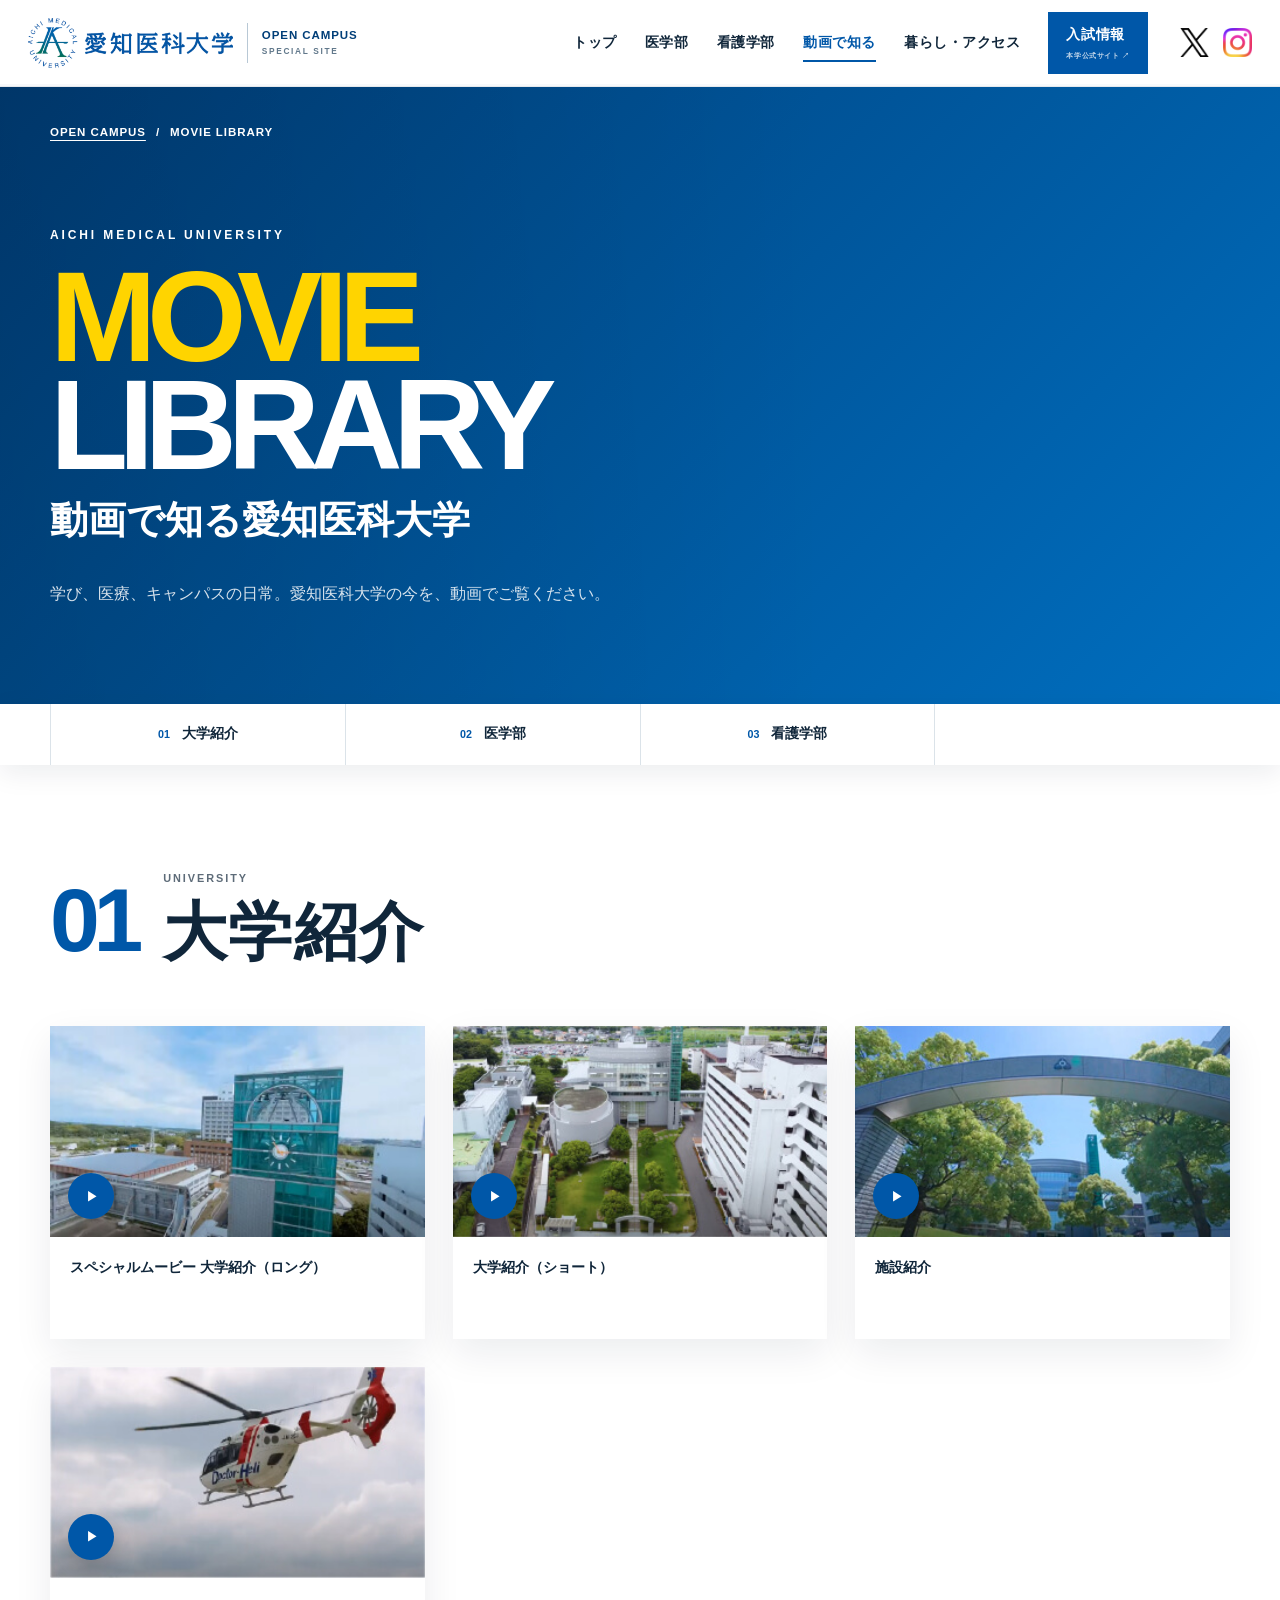
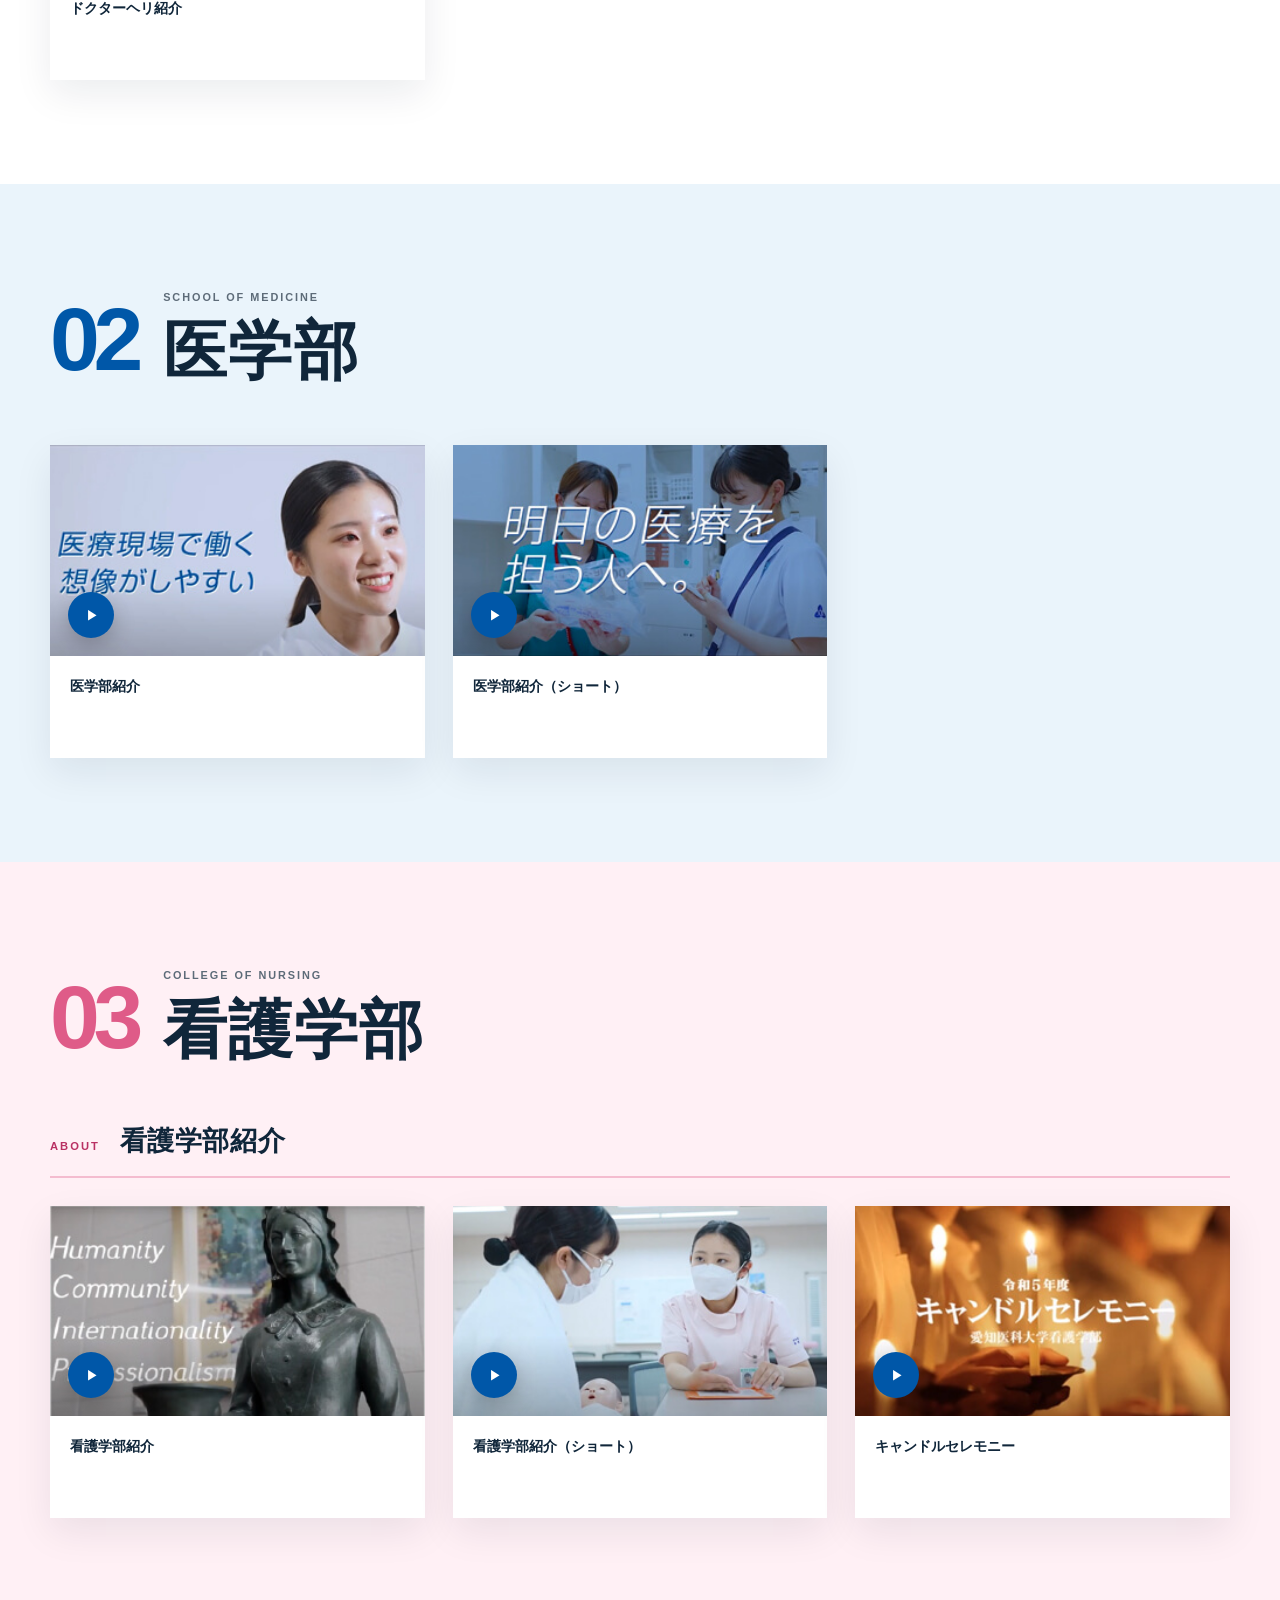
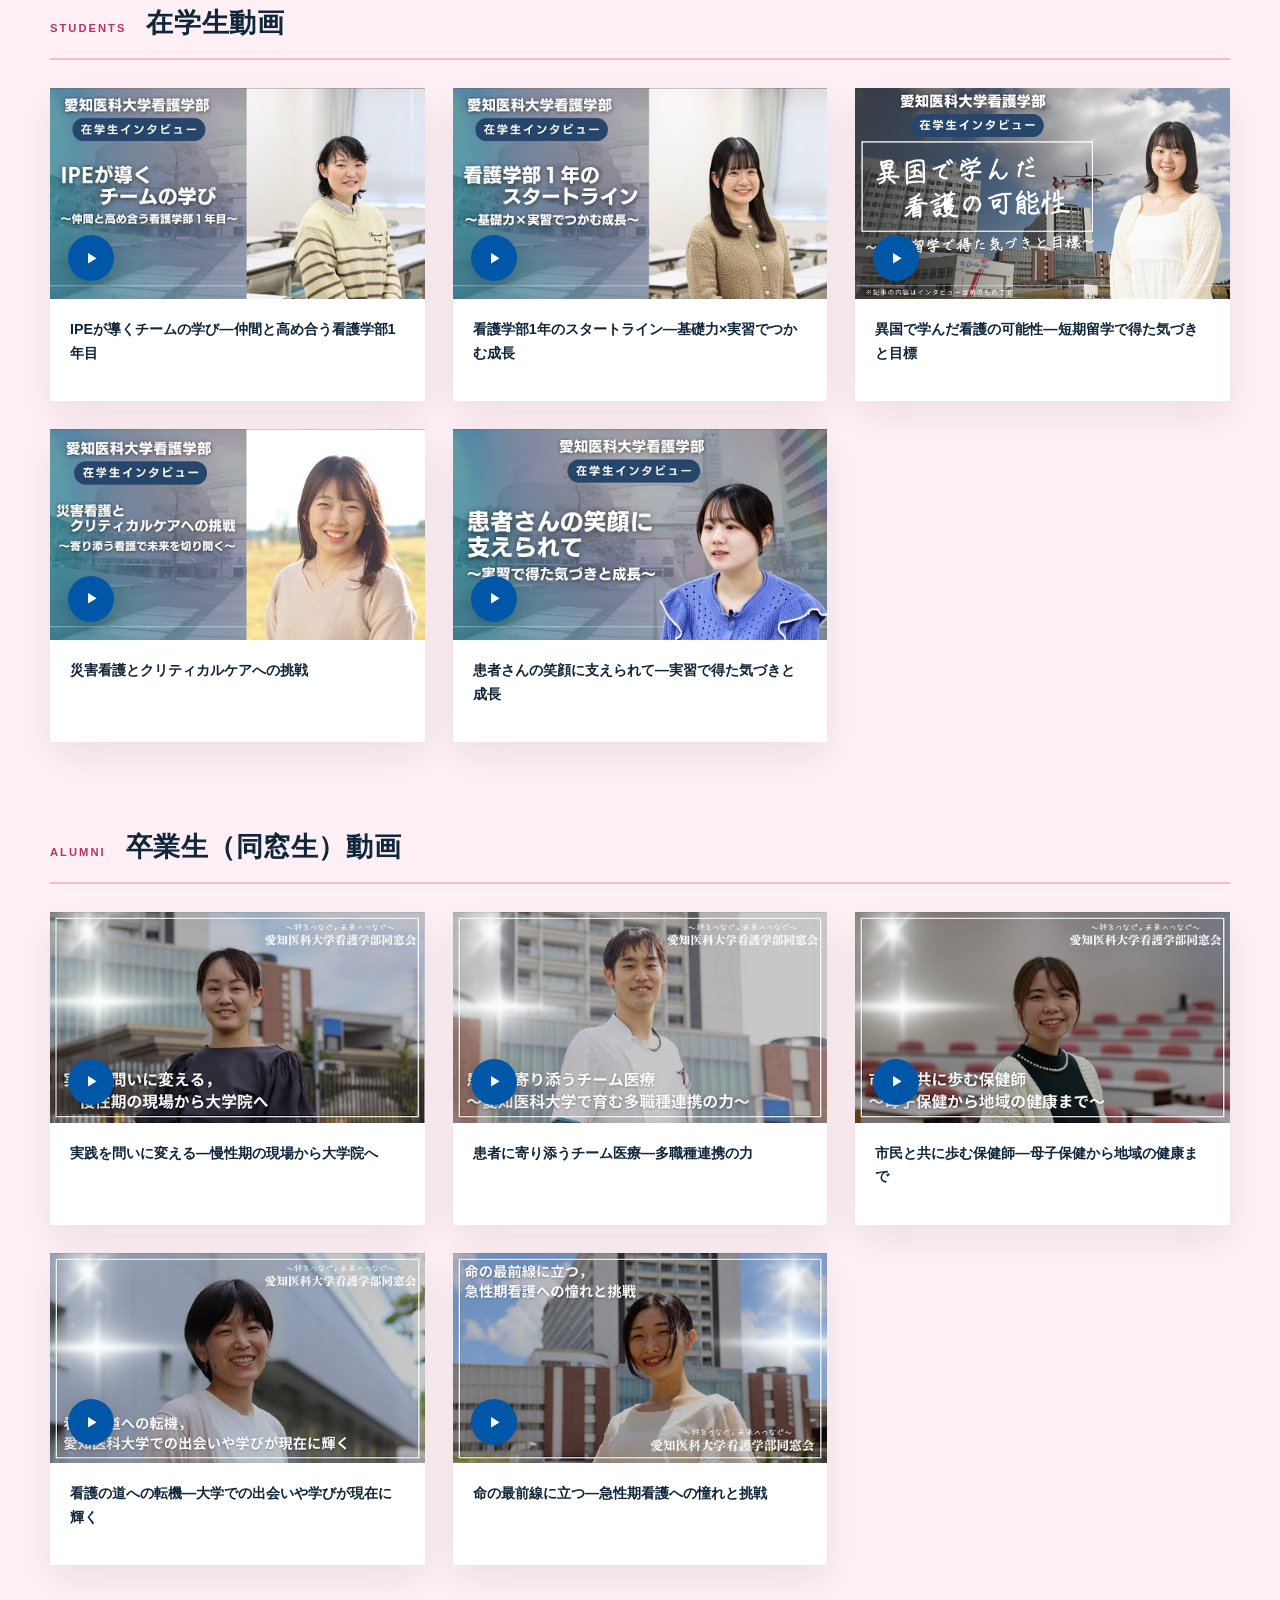
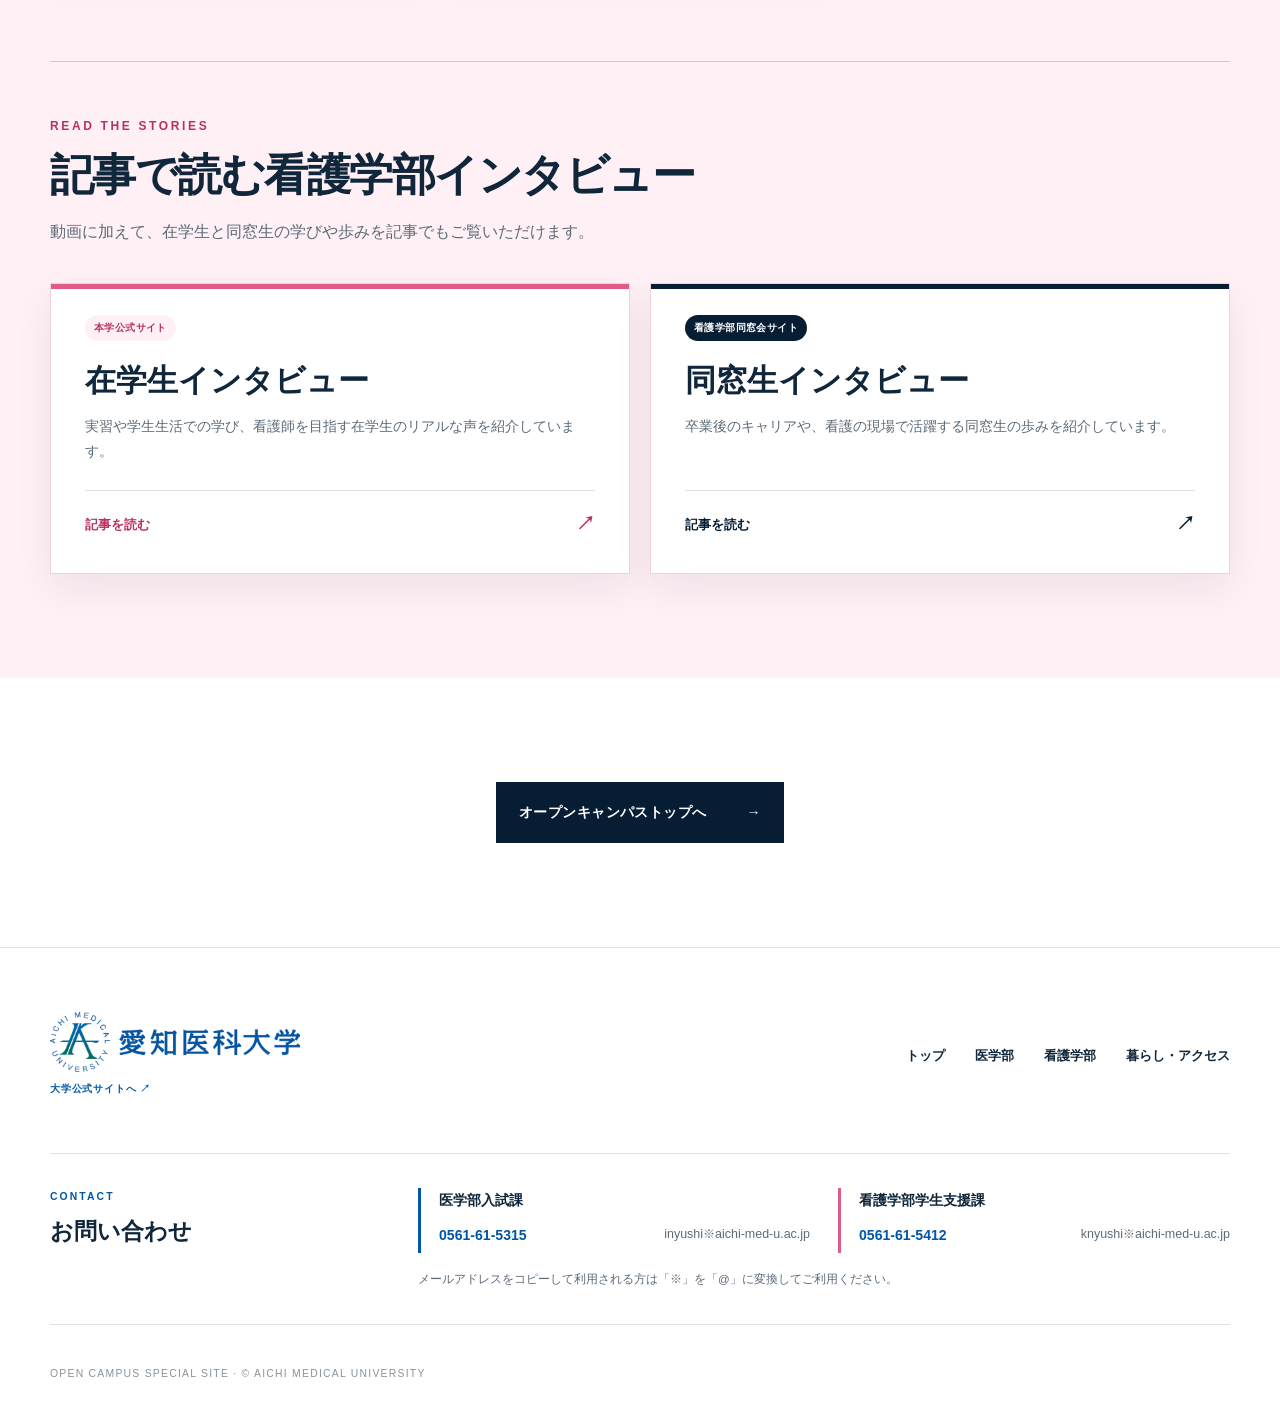
<file: video/index.html>
<!doctype html>
<html lang="ja">
<head>
  <!-- Google tag (gtag.js) -->
  <script async src="https://www.googletagmanager.com/gtag/js?id=G-GN3RKMFM99"></script>
  <script>
    window.dataLayer = window.dataLayer || [];
    function gtag(){dataLayer.push(arguments);}
    gtag('js', new Date());
    gtag('config', 'G-GN3RKMFM99');
  </script>
  <meta charset="utf-8">
  <meta name="viewport" content="width=device-width, initial-scale=1">
  <meta name="description" content="大学紹介、医学部、看護学部の動画から愛知医科大学を知るムービーライブラリーです。">
  <title>動画で知る愛知医科大学 | OPEN CAMPUS</title>
  <link rel="icon" type="image/png" href="../assets/images/brand/aichi-medical-university-symbol.png">
  <link rel="apple-touch-icon" href="../assets/images/brand/aichi-medical-university-symbol.png">
  <link rel="stylesheet" href="../assets/css/style.css?v=20260819-1">
</head>
<body class="page-movies" data-asset-root="../">
  <a class="skip-link" href="#main">本文へ移動</a>

  <header class="site-header" data-header>
    <a class="site-brand" href="../index.html" aria-label="愛知医科大学オープンキャンパス特設サイト トップ">
      <img class="site-brand__university" src="../assets/images/brand/aichi-medical-university-logo.png" alt="愛知医科大学" width="762" height="183">
      <span class="site-brand__special" aria-hidden="true"><strong>OPEN CAMPUS</strong><small>SPECIAL SITE</small></span>
    </a>
    <button class="menu-button" type="button" aria-expanded="false" aria-controls="global-menu" data-menu-button>
      <span></span><span></span><span></span><span class="visually-hidden">メニュー</span>
    </button>
    <nav class="global-menu" id="global-menu" aria-label="メインメニュー" data-menu>
      <a href="../index.html">トップ</a>
      <a href="../medicine/index.html">医学部</a>
      <a href="../nursing/index.html">看護学部</a>
      <a href="index.html" aria-current="page">動画で知る</a>
      <a href="../index.html#living">暮らし・アクセス</a>
      <a class="nav-accent" href="https://www.aichi-med-u.ac.jp/su11/index.html" target="_blank" rel="noopener noreferrer">入試情報<small>本学公式サイト ↗</small></a>
      <div class="header-social" aria-label="愛知医科大学公式SNS">
        <a class="sns-link sns-link--x" href="https://www.twitter.com/aichi_med_u" target="_blank" rel="noopener noreferrer" data-config-href="xUrl" aria-label="愛知医科大学公式X"><img src="../assets/images/social/x.png" alt="" width="128" height="128"></a>
        <a class="sns-link sns-link--instagram" href="https://www.instagram.com/aichi_med_u" target="_blank" rel="noopener noreferrer" data-config-href="instagramUrl" aria-label="愛知医科大学公式Instagram"><img src="../assets/images/social/instagram.png" alt="" width="128" height="128"></a>
      </div>
    </nav>
  </header>

  <main id="main">
    <section class="movie-hero" aria-labelledby="page-title">
      <div class="section-shell movie-hero__inner">
        <nav class="breadcrumbs breadcrumbs--light" aria-label="パンくずリスト"><a href="../index.html">OPEN CAMPUS</a><span aria-hidden="true">/</span><span>MOVIE LIBRARY</span></nav>
        <div class="movie-hero__copy">
          <p class="movie-hero__eyebrow">AICHI MEDICAL UNIVERSITY</p>
          <h1 id="page-title"><span>MOVIE</span> LIBRARY</h1>
          <p class="movie-hero__ja">動画で知る愛知医科大学</p>
          <p>学び、医療、キャンパスの日常。愛知医科大学の今を、動画でご覧ください。</p>
        </div>
      </div>
    </section>

    <nav class="section-index section-index--movies" aria-label="動画カテゴリー">
      <div class="section-shell section-index__inner">
        <a href="#university"><span>01</span>大学紹介</a>
        <a href="#medicine"><span>02</span>医学部</a>
        <a href="#nursing"><span>03</span>看護学部</a>
      </div>
    </nav>

    <section class="movie-category movie-category--university section" id="university" aria-labelledby="university-title">
      <div class="section-shell">
        <div class="movie-category__heading"><span>01</span><div><p>UNIVERSITY</p><h2 id="university-title">大学紹介</h2></div></div>
        <div class="movie-grid" data-video-group="university"></div>
      </div>
    </section>

    <section class="movie-category movie-category--medicine section" id="medicine" aria-labelledby="medicine-title">
      <div class="section-shell">
        <div class="movie-category__heading"><span>02</span><div><p>SCHOOL OF MEDICINE</p><h2 id="medicine-title">医学部</h2></div></div>
        <div class="movie-grid" data-video-group="medicine"></div>
      </div>
    </section>

    <section class="movie-category movie-category--nursing section" id="nursing" aria-labelledby="nursing-title">
      <div class="section-shell">
        <div class="movie-category__heading"><span>03</span><div><p>COLLEGE OF NURSING</p><h2 id="nursing-title">看護学部</h2></div></div>

        <div class="movie-subcategory">
          <div class="movie-subcategory__heading"><span>ABOUT</span><h3>看護学部紹介</h3></div>
          <div class="movie-grid" data-video-group="nursing" data-group="introduction"></div>
        </div>

        <div class="movie-subcategory">
          <div class="movie-subcategory__heading"><span>STUDENTS</span><h3>在学生動画</h3></div>
          <div class="movie-grid" data-video-group="nursing" data-group="student"></div>
        </div>

        <div class="movie-subcategory">
          <div class="movie-subcategory__heading"><span>ALUMNI</span><h3>卒業生（同窓生）動画</h3></div>
          <div class="movie-grid" data-video-group="nursing" data-group="alumni"></div>
        </div>

        <aside class="interview-reading" aria-labelledby="interview-reading-title">
          <div class="interview-reading__heading">
            <p class="section-label">READ THE STORIES</p>
            <h3 id="interview-reading-title">記事で読む看護学部インタビュー</h3>
            <p>動画に加えて、在学生と同窓生の学びや歩みを記事でもご覧いただけます。</p>
          </div>
          <div class="interview-links">
            <a class="interview-link interview-link--student" href="https://www.aichi-med-u.ac.jp/su11/su1108/su110817/index.html" target="_blank" rel="noopener noreferrer" data-config-href="nursingStudentInterviewUrl">
              <span class="interview-link__source">本学公式サイト</span>
              <strong>在学生インタビュー</strong>
              <p>実習や学生生活での学び、看護師を目指す在学生のリアルな声を紹介しています。</p>
              <span class="interview-link__action">記事を読む <i aria-hidden="true">↗</i></span>
            </a>
            <a class="interview-link interview-link--alumni" href="https://amukandou.jp/info/interview/" target="_blank" rel="noopener noreferrer" data-config-href="nursingAlumniInterviewUrl">
              <span class="interview-link__source">看護学部同窓会サイト</span>
              <strong>同窓生インタビュー</strong>
              <p>卒業後のキャリアや、看護の現場で活躍する同窓生の歩みを紹介しています。</p>
              <span class="interview-link__action">記事を読む <i aria-hidden="true">↗</i></span>
            </a>
          </div>
        </aside>
      </div>
    </section>

    <section class="movie-back section">
      <div class="section-shell"><a class="button button--dark" href="../index.html">オープンキャンパストップへ <span aria-hidden="true">→</span></a></div>
    </section>
  </main>

  <footer class="site-footer">
    <div class="section-shell site-footer__inner">
      <a class="footer-brand" href="https://www.aichi-med-u.ac.jp/" target="_blank" rel="noopener noreferrer"><img src="../assets/images/brand/aichi-medical-university-logo.png" alt="愛知医科大学" width="762" height="183"><span>大学公式サイトへ ↗</span></a>
      <div class="site-footer__links"><a href="../index.html">トップ</a><a href="../medicine/index.html">医学部</a><a href="../nursing/index.html">看護学部</a><a href="../index.html#living">暮らし・アクセス</a></div>
      <div class="footer-contact">
        <div class="footer-contact__title"><span>CONTACT</span><strong>お問い合わせ</strong></div>
        <address>
          <div><strong>医学部入試課</strong><a href="tel:0561615315">0561-61-5315</a><span>inyushi※aichi-med-u.ac.jp</span></div>
          <div><strong>看護学部学生支援課</strong><a href="tel:0561615412">0561-61-5412</a><span>knyushi※aichi-med-u.ac.jp</span></div>
        </address>
        <p>メールアドレスをコピーして利用される方は「※」を「@」に変換してご利用ください。</p>
      </div>
      <small>OPEN CAMPUS SPECIAL SITE · © AICHI MEDICAL UNIVERSITY</small>
    </div>
  </footer>

  <script src="../assets/js/site-config.js"></script>
  <script src="../assets/js/video-data.js"></script>
  <script src="../assets/js/main.js"></script>
</body>
</html>
</file>
<file: assets/css/style.css>
:root {
  --blue: #0057a8;
  --blue-deep: #003e78;
  --blue-soft: #eaf4fb;
  --pink: #df5b88;
  --pink-deep: #b93163;
  --pink-soft: #fff0f5;
  --ink: #10263a;
  --muted: #5d6b78;
  --line: #dbe3e9;
  --paper: #ffffff;
  --wash: #f4f7f9;
  --navy: #061d34;
  --yellow: #ffd400;
  --header-height: 84px;
  --shell: min(1180px, calc(100% - 56px));
  --shadow: 0 24px 70px rgba(4, 30, 54, 0.12);
}

*, *::before, *::after { box-sizing: border-box; }

html { scroll-behavior: smooth; scroll-padding-top: calc(var(--header-height) + 22px); }

body {
  margin: 0;
  color: var(--ink);
  background: var(--paper);
  font-family: "Noto Sans JP", "Hiragino Kaku Gothic ProN", "Yu Gothic", Meiryo, sans-serif;
  font-size: 16px;
  line-height: 1.8;
  -webkit-font-smoothing: antialiased;
}

body.menu-open { overflow: hidden; }

img, video { display: block; max-width: 100%; }

a { color: inherit; text-decoration: none; }

button { font: inherit; }

h1, h2, h3, p { margin-top: 0; }

h1, h2, h3 { line-height: 1.25; letter-spacing: 0.02em; }

:focus-visible { outline: 3px solid var(--yellow); outline-offset: 4px; }

.visually-hidden {
  position: absolute !important;
  width: 1px !important;
  height: 1px !important;
  padding: 0 !important;
  margin: -1px !important;
  overflow: hidden !important;
  clip: rect(0, 0, 0, 0) !important;
  white-space: nowrap !important;
  border: 0 !important;
}

.skip-link {
  position: fixed;
  top: 10px;
  left: 10px;
  z-index: 1000;
  padding: 10px 18px;
  color: #fff;
  background: var(--navy);
  transform: translateY(-160%);
}

.skip-link:focus { transform: none; }

.section-shell { width: var(--shell); margin-inline: auto; }

.section { padding: 104px 0; }

.section-label {
  margin-bottom: 16px;
  color: var(--blue);
  font-size: 0.75rem;
  font-weight: 800;
  letter-spacing: 0.22em;
}

.section-heading h2 {
  margin-bottom: 20px;
  font-size: clamp(2.2rem, 5vw, 4.7rem);
  font-weight: 800;
  letter-spacing: -0.045em;
}

.section-heading > p:last-child { max-width: 650px; margin-bottom: 0; color: var(--muted); }

.section-heading--center { text-align: center; }
.section-heading--center > p:last-child { margin-inline: auto; }
.section-heading--inverse .section-label { color: #7cc6ff; }
.section-heading--inverse h2, .section-heading--inverse > p:last-child { color: #fff; }

.site-header {
  position: fixed;
  inset: 0 0 auto;
  z-index: 100;
  min-height: var(--header-height);
  display: flex;
  align-items: center;
  justify-content: space-between;
  padding: 12px max(28px, calc((100vw - 1440px) / 2));
  background: rgba(255, 255, 255, 0.97);
  border-bottom: 1px solid rgba(13, 47, 72, 0.08);
  transition: box-shadow 0.25s ease, min-height 0.25s ease;
}

.site-header.is-scrolled { min-height: 72px; box-shadow: 0 10px 34px rgba(5, 28, 48, 0.09); }

.site-brand { flex: 0 0 auto; display: flex; align-items: center; gap: 14px; }
.site-brand__university { width: clamp(178px, 16vw, 220px); height: auto; }
.site-brand__special { display: flex; flex-direction: column; justify-content: center; min-height: 40px; padding-left: 14px; color: var(--blue-deep); border-left: 1px solid #b8c8d5; line-height: 1; }
.site-brand__special strong { font-size: clamp(.7rem, .9vw, .82rem); font-weight: 900; letter-spacing: .08em; white-space: nowrap; }
.site-brand__special small { margin-top: 6px; color: #61788b; font-size: .52rem; font-weight: 800; letter-spacing: .2em; white-space: nowrap; }

.global-menu { display: flex; align-items: center; gap: clamp(18px, 2.2vw, 36px); }
.global-menu a { position: relative; font-size: 0.85rem; font-weight: 700; letter-spacing: 0.04em; }
.global-menu a:not(.nav-accent)::after {
  content: "";
  position: absolute;
  left: 0;
  right: 100%;
  bottom: -7px;
  height: 2px;
  background: var(--blue);
  transition: right 0.25s ease;
}
.global-menu a:hover::after { right: 0; }
.global-menu a[aria-current="page"] { color: var(--blue); }
.global-menu a[aria-current="page"]::after { right: 0; }
.global-menu .nav-accent { padding: 11px 18px; color: #fff; background: var(--blue); }
.global-menu .nav-accent small { display: block; margin-top: 2px; color: rgba(255,255,255,.76); font-size: .46rem; font-weight: 700; letter-spacing: .08em; }
.header-social { display: flex; align-items: center; gap: 14px; padding-left: 4px; }
.header-social .sns-link { position: relative; display: grid; place-items: center; width: 29px; height: 29px; padding: 0; border: 0; background: transparent; transition: transform .2s, opacity .2s; }
.header-social .sns-link::after { display: none; }
.header-social .sns-link:hover { opacity: .72; transform: translateY(-2px); }
.header-social .sns-link img { display: block; width: 29px; height: 29px; object-fit: contain; }

.menu-button {
  display: none;
  width: 46px;
  height: 46px;
  padding: 11px;
  border: 0;
  color: var(--ink);
  background: transparent;
  cursor: pointer;
}
.menu-button > span:not(.visually-hidden) { display: block; height: 2px; margin: 5px 0; background: currentColor; transition: transform 0.2s, opacity 0.2s; }
.menu-button[aria-expanded="true"] > span:nth-child(1) { transform: translateY(7px) rotate(45deg); }
.menu-button[aria-expanded="true"] > span:nth-child(2) { opacity: 0; }
.menu-button[aria-expanded="true"] > span:nth-child(3) { transform: translateY(-7px) rotate(-45deg); }

.hero {
  position: relative;
  min-height: 100svh;
  overflow: hidden;
  color: #fff;
  background: #0b2c45;
}

.hero__video { position: absolute; inset: 0; width: 100%; height: 100%; object-fit: cover; object-position: center; }
.hero__veil { position: absolute; inset: 0; background: linear-gradient(90deg, rgba(2, 19, 34, 0.56) 0%, rgba(2, 19, 34, 0.12) 50%, rgba(2, 19, 34, 0.04) 100%), linear-gradient(0deg, rgba(2, 18, 32, 0.43), transparent 44%); }

.hero__content {
  position: absolute;
  z-index: 2;
  left: max(28px, calc((100vw - 1180px) / 2));
  bottom: clamp(92px, 14vh, 150px);
  max-width: 700px;
}

.hero__eyebrow { margin-bottom: 12px; font-size: clamp(0.65rem, 1vw, 0.78rem); font-weight: 800; letter-spacing: 0.28em; }
.hero h1 { margin: 0; font-size: clamp(3.5rem, 7.8vw, 7.7rem); font-weight: 900; line-height: 0.84; letter-spacing: -0.045em; text-shadow: 0 8px 30px rgba(0, 0, 0, 0.16); }
.hero h1 span { display: block; }
.hero h1 span:last-child { margin-top: .06em; margin-left: .12em; color: var(--yellow); font-size: .88em; letter-spacing: -.012em; }
.hero__catch { margin: 24px 0 0; padding-left: 14px; border-left: 3px solid var(--yellow); font-size: clamp(.88rem, 1.35vw, 1.1rem); font-weight: 800; letter-spacing: .12em; text-shadow: 0 4px 18px rgba(0,0,0,.24); }

.oc-signature { position: relative; overflow: hidden; color: #fff; background: linear-gradient(110deg, #004b91 0%, #0068b7 58%, #00539a 100%); }
.oc-signature::after { content: "OPEN CAMPUS"; position: absolute; right: -24px; bottom: -36px; color: rgba(255,255,255,.055); font-size: clamp(5rem, 12vw, 10rem); font-weight: 900; line-height: 1; letter-spacing: -.06em; white-space: nowrap; }
.oc-signature__inner { position: relative; z-index: 1; min-height: 220px; display: flex; align-items: center; gap: clamp(30px, 5vw, 70px); }
.oc-signature__mark { flex: 0 0 126px; height: 166px; display: grid; place-items: center; padding-right: 34px; border-right: 1px solid rgba(255,255,255,.38); }
.oc-signature__mark img { width: 82px; height: auto; filter: drop-shadow(0 12px 22px rgba(0,25,48,.22)); }
.oc-signature__copy { display: flex; flex-direction: column; margin: 0; line-height: 1; }
.oc-signature__copy span { margin-bottom: 12px; font-size: .66rem; font-weight: 800; letter-spacing: .24em; }
.oc-signature__copy strong { font-size: clamp(2.1rem, 5vw, 4.5rem); font-weight: 900; letter-spacing: -.045em; }
.oc-signature__copy small { align-self: flex-start; margin-top: 14px; padding-top: 10px; color: var(--yellow); border-top: 1px solid rgba(255,255,255,.45); font-size: .62rem; font-weight: 900; letter-spacing: .24em; }

.hero__scroll { position: absolute; z-index: 2; right: 40px; bottom: 35px; display: flex; align-items: center; gap: 10px; font-size: 0.64rem; font-weight: 800; letter-spacing: 0.22em; transform: rotate(90deg); transform-origin: right center; }
.hero__scroll i { display: block; width: 58px; height: 1px; overflow: hidden; background: rgba(255, 255, 255, 0.45); }
.hero__scroll i::after { content: ""; display: block; width: 100%; height: 1px; background: #fff; animation: scroll-line 2s ease-in-out infinite; }

@keyframes scroll-line { 0% { transform: translateX(-100%); } 55%, 100% { transform: translateX(100%); } }

.video-control { position: absolute; z-index: 3; right: 28px; top: calc(var(--header-height) + 20px); display: flex; align-items: center; gap: 8px; min-height: 42px; padding: 9px 13px; color: #fff; background: rgba(3, 25, 43, 0.62); border: 1px solid rgba(255, 255, 255, 0.58); cursor: pointer; }
.video-control-icon { width: 18px; font-size: 0.72rem; text-align: center; }
.video-control [data-video-control-label] { font-size: 0.72rem; font-weight: 700; }

.information { background: #fff; }
.information__layout { display: grid; grid-template-columns: .66fr 1.5fr; gap: 46px 72px; align-items: start; }
.status-panel { display: flex; gap: 22px; padding: 32px; background: var(--wash); border-left: 5px solid var(--blue); }
.status-panel__mark { flex: 0 0 12px; width: 12px; height: 12px; margin-top: 8px; border-radius: 50%; background: var(--blue); box-shadow: 0 0 0 7px rgba(0, 87, 168, 0.12); }
.status-panel__label { margin-bottom: 10px; color: var(--ink); font-size: clamp(1.05rem, 1.25vw, 1.15rem); font-weight: 800; line-height: 1.65; text-wrap: pretty; }
.status-panel p:last-child { margin-bottom: 0; color: var(--muted); }
.online-course-notice { grid-column: 1 / -1; display: grid; grid-template-columns: minmax(0, 1fr) auto auto; gap: 22px 34px; align-items: center; padding: 28px 30px; overflow: hidden; color: #fff; background: var(--navy); box-shadow: 0 18px 44px rgba(4, 30, 54, .16); transition: transform .22s, box-shadow .22s; }
.online-course-notice__body > span { display: inline-flex; margin-bottom: 13px; padding: 5px 10px; color: var(--navy); background: var(--yellow); border-radius: 999px; font-size: .63rem; font-weight: 900; letter-spacing: .08em; }
.online-course-notice__body > small { display: block; margin-bottom: 5px; color: #7cc6ff; font-size: .62rem; font-weight: 900; letter-spacing: .16em; }
.online-course-notice__body > strong { display: block; font-size: clamp(1.2rem, 1.8vw, 1.55rem); line-height: 1.45; }
.online-course-notice__body p { margin: 7px 0 0; color: rgba(255, 255, 255, .78); font-size: .84rem; line-height: 1.7; }
.online-course-notice__deadline { min-width: 220px; padding-left: 30px; border-left: 1px solid rgba(255, 255, 255, .28); }
.online-course-notice__deadline small, .online-course-notice__deadline strong { display: block; }
.online-course-notice__deadline small { margin-bottom: 5px; color: rgba(255, 255, 255, .68); font-size: .68rem; font-weight: 700; }
.online-course-notice__deadline strong { color: var(--yellow); font-size: .95rem; line-height: 1.55; white-space: nowrap; }
.online-course-notice > i { display: inline-flex; align-items: center; justify-content: center; min-height: 48px; padding: 11px 18px; color: var(--navy); background: var(--yellow); border: 1px solid var(--yellow); box-shadow: 0 8px 20px rgba(0, 0, 0, .18); font-size: .78rem; font-style: normal; font-weight: 900; white-space: nowrap; transition: color .2s, background .2s, transform .2s; }
.online-course-notice:not(.is-disabled):hover { transform: translateY(-3px); box-shadow: 0 24px 54px rgba(4, 30, 54, .23); }
.online-course-notice:not(.is-disabled):hover > i { color: #fff; background: var(--blue); border-color: var(--blue); transform: translate(3px, -3px); }
.online-course-notice.is-disabled { color: #667582; background: rgba(255, 255, 255, .42); border: 1px dashed #bdc9d2; box-shadow: none; cursor: default; pointer-events: none; }
.online-course-notice.is-disabled .online-course-notice__body > span { color: #596a78; background: #e5eaee; }
.related-notices { grid-column: 1 / -1; display: grid; grid-template-columns: minmax(210px, .42fr) minmax(0, 1.58fr); gap: 32px; padding: 26px 30px; background: var(--wash); border-top: 1px solid var(--line); border-bottom: 1px solid var(--line); }
.related-notices__heading { align-self: center; }
.related-notices__heading span { display: block; margin-bottom: 7px; color: var(--blue); font-size: .62rem; font-weight: 900; letter-spacing: .18em; }
.related-notices__heading strong { display: block; max-width: 240px; font-size: 1.18rem; line-height: 1.55; }
.related-notices__list { border-top: 1px solid var(--line); }
.related-notice { display: grid; grid-template-columns: 88px minmax(0, 1fr) 28px; grid-template-rows: auto auto auto; gap: 2px 16px; align-items: center; min-height: 0; padding: 15px 6px; border-bottom: 1px solid var(--line); transition: background-color .2s; }
.related-notice:hover { background: #fff; }
.related-notice__tag { grid-column: 1; grid-row: 1 / 4; justify-self: start; min-width: 72px; padding: 5px 10px; color: var(--blue); background: var(--blue-soft); border-radius: 999px; font-size: .68rem; font-weight: 900; text-align: center; }
.related-notice--nursing .related-notice__tag { color: var(--pink-deep); background: var(--pink-soft); }
.related-notice strong { grid-column: 2; grid-row: 1; font-size: 1rem; line-height: 1.45; }
.related-notice > span:not(.related-notice__tag) { grid-column: 2; grid-row: 2; color: var(--muted); font-size: .76rem; }
.related-notice .official-site-badge { grid-column: 2; grid-row: 3; justify-self: start; margin-top: 5px; }
.related-notice i { grid-column: 3; grid-row: 1 / 4; justify-self: center; color: var(--blue); font-size: 1.1rem; font-style: normal; transition: transform .2s; }
.related-notice:hover i { transform: translate(3px,-3px); }
.related-notice--nursing i { color: var(--pink-deep); }

.faculty { background: var(--wash); }
.faculty-links { display: grid; grid-template-columns: 1fr 1fr; margin-top: 54px; }
.faculty-link { position: relative; min-height: 320px; display: flex; flex-direction: column; justify-content: flex-end; padding: clamp(34px, 5vw, 68px); overflow: hidden; color: #fff; isolation: isolate; }
.faculty-link::before { content: ""; position: absolute; z-index: -1; width: 240px; height: 240px; top: -110px; right: -80px; border: 1px solid rgba(255,255,255,.28); border-radius: 50%; box-shadow: 0 0 0 48px rgba(255,255,255,.05), 0 0 0 96px rgba(255,255,255,.035); }
.faculty-link--medicine { background: var(--blue); }
.faculty-link--nursing { background: var(--pink); }
.faculty-link__en { margin-bottom: 22px; font-size: 0.7rem; font-weight: 800; letter-spacing: 0.18em; }
.faculty-link strong { font-size: clamp(2.8rem, 5vw, 5.2rem); line-height: 1; }
.faculty-link__action { display: flex; justify-content: space-between; align-items: center; margin-top: 38px; padding-top: 18px; border-top: 1px solid rgba(255,255,255,.55); font-size: 0.84rem; font-weight: 700; }
.faculty-link__action i { font-size: 1.5rem; font-style: normal; transition: transform 0.25s; }
.faculty-link:hover .faculty-link__action i { transform: translateX(8px); }

.admissions { padding: 72px 0; background: #fff; }
.admissions-card { display: grid; grid-template-columns: 106px 1fr auto; align-items: center; gap: 32px; min-height: 200px; padding: 30px 48px; border: 1px solid #b6d1e5; background: var(--blue-soft); transition: transform 0.25s, box-shadow 0.25s; }
.admissions-card:hover { transform: translateY(-4px); box-shadow: var(--shadow); }
.admissions-card__symbol { display: grid; place-items: center; width: 106px; height: 106px; padding: 13px; border-radius: 50%; background: #fff; }
.admissions-card__symbol img { width: 100%; height: 100%; object-fit: contain; }
.admissions-card__body { display: flex; flex-direction: column; }
.admissions-card__body .section-label { margin-bottom: 4px; }
.admissions-card__body strong { font-size: clamp(2rem, 4vw, 4.1rem); line-height: 1.2; }
.admissions-card__body > span:not(.section-label) { color: var(--muted); font-size: 0.88rem; }
.admissions-card__body .official-site-badge { align-self: flex-start; margin-top: 9px; }
.admissions-card__arrow { color: var(--blue); font-size: 2.4rem; }

.movie-streams { padding-bottom: 90px; overflow: hidden; background: var(--navy); }
.movie-streams .section-heading { margin-bottom: 68px; }
.video-rail { margin-top: 52px; }
.video-rail__heading { display: flex; align-items: center; gap: 18px; margin-bottom: 18px; color: #fff; }
.video-rail__heading span { display: grid; place-items: center; width: 36px; height: 36px; color: var(--navy); background: #79c9ff; border-radius: 50%; font-size: 0.72rem; font-weight: 900; }
[data-video-rail="nursing"] .video-rail__heading span { background: #f6a0bf; }
.video-rail__heading h3 { margin: 0; font-size: 1.5rem; }
.video-rail__viewport { width: 100%; overflow: hidden; }
.video-rail__track { display: flex; width: max-content; animation: rail-move var(--rail-duration, 52s) linear infinite; will-change: transform; }
.video-rail--reverse .video-rail__track { animation-direction: reverse; }
.video-rail__viewport:hover .video-rail__track, .video-rail__viewport:focus-within .video-rail__track { animation-play-state: paused; }
.video-rail__set { display: flex; gap: 18px; padding-right: 18px; }

@keyframes rail-move { to { transform: translateX(-50%); } }

.movie-card { display: flex; flex-direction: column; min-width: 0; background: #fff; transition: transform 0.25s, box-shadow 0.25s; }
.movie-card:hover { transform: translateY(-5px); box-shadow: 0 20px 42px rgba(0,0,0,.22); }
.movie-card__media { position: relative; display: block; aspect-ratio: 16 / 9; overflow: hidden; background: #dfe7ed; }
.movie-card__media img { width: 100%; height: 100%; object-fit: cover; transition: transform 0.35s; }
.movie-card:hover .movie-card__media img { transform: scale(1.035); }
.movie-card__play { position: absolute; left: 18px; bottom: 18px; display: grid; place-items: center; width: 46px; height: 46px; padding-left: 3px; color: #fff; background: var(--blue); border-radius: 50%; box-shadow: 0 8px 22px rgba(0,0,0,.22); font-size: 0.8rem; }
.movie-card__title { display: block; padding: 19px 20px 22px; color: var(--ink); font-size: 0.9rem; font-weight: 800; line-height: 1.65; }
.movie-card--compact { width: clamp(270px, 29vw, 390px); }
.movie-card--compact .movie-card__title { min-height: 86px; }
.movie-streams__footer { display: flex; justify-content: flex-end; margin-top: 68px; }

.living-alone { background: #f3eee3; }
.living-alone__card { position: relative; min-height: 430px; display: grid; grid-template-columns: 1fr .72fr; align-items: center; padding: clamp(44px, 7vw, 88px); overflow: hidden; background: #fff; box-shadow: var(--shadow); }
.living-alone__copy { position: relative; z-index: 2; max-width: 620px; }
.living-alone__copy h2 { margin-bottom: 24px; font-size: clamp(2.5rem, 5vw, 5rem); letter-spacing: -.05em; }
.living-alone__copy > p:not(.section-label) { max-width: 560px; margin-bottom: 32px; color: var(--muted); }
.living-alone__motif { position: relative; z-index: 1; width: min(100%, 310px); height: 280px; justify-self: center; border-bottom: 10px solid #d6c29f; }
.living-alone__motif::before { content: ""; position: absolute; inset: 52px 38px 0; background: linear-gradient(90deg, transparent 48%, rgba(255,255,255,.8) 48% 52%, transparent 52%), linear-gradient(#d3b98d 0 0); border: 8px solid #b89968; box-shadow: 0 16px 0 #8aa6b2 inset; }
.living-alone__motif::after { content: ""; position: absolute; left: 50%; top: 4px; width: 180px; height: 100px; background: #d7e4e9; border: 8px solid #8aa6b2; transform: translateX(-50%); clip-path: polygon(50% 0,100% 66%,92% 66%,92% 100%,8% 100%,8% 66%,0 66%); }
.living-alone__motif span { position: absolute; z-index: 2; bottom: 34px; width: 34px; height: 56px; background: #fff4cf; border: 5px solid #b89968; }
.living-alone__motif span:nth-child(1) { left: 72px; }
.living-alone__motif span:nth-child(2) { left: 50%; transform: translateX(-50%); background: #5d7480; }
.living-alone__motif span:nth-child(3) { right: 72px; }

.access-info { color: #fff; background: var(--navy); }
.access-info .section-label { color: #7cc6ff; }
.access-info__grid { display: grid; grid-template-columns: minmax(340px, .65fr) minmax(0, 1.35fr); gap: clamp(54px, 7vw, 100px); align-items: start; }
.access-info__heading h2 { margin-bottom: 34px; font-size: clamp(2.6rem, 3.5vw, 3.55rem); line-height: 1.12; letter-spacing: -.05em; white-space: nowrap; }
.access-info__address { margin-bottom: 0; color: rgba(255,255,255,.72); font-size: .94rem; }
.access-info__options { display: grid; grid-template-columns: repeat(2, minmax(0, 1fr)); gap: 18px; }
.access-card { display: flex; flex-direction: column; min-width: 0; padding: 30px 28px; color: var(--ink); background: #fff; border-top: 5px solid var(--blue); }
.access-card--car { border-color: var(--yellow); }
.access-card__label { margin-bottom: 14px; color: var(--blue); font-size: .64rem; font-weight: 900; letter-spacing: .18em; }
.access-card--car .access-card__label { color: #8a6e00; }
.access-card h3 { margin-bottom: 18px; font-size: clamp(1.25rem, 2vw, 1.65rem); line-height: 1.42; letter-spacing: -.02em; }
.access-card > p:not(.access-card__label), .access-card__routes p { color: var(--muted); font-size: .86rem; line-height: 1.72; }
.access-card__routes { margin-bottom: 24px; }
.access-card__routes p { margin-bottom: 14px; padding-bottom: 14px; border-bottom: 1px solid var(--line); }
.access-card__routes strong { display: block; margin-bottom: 2px; color: var(--ink); }
.access-document { display: grid; grid-template-columns: 42px 1fr auto; gap: 13px; align-items: center; margin-top: auto; padding-top: 18px; border-top: 1px solid var(--line); }
.access-document__type { display: grid; place-items: center; width: 42px; height: 42px; color: #fff; background: var(--blue); font-size: .58rem; font-weight: 900; letter-spacing: .06em; }
.access-card--car .access-document__type { color: var(--navy); background: var(--yellow); }
.access-document strong, .access-document small { display: block; }
.access-document strong { font-size: .84rem; line-height: 1.45; }
.access-document small { margin-top: 3px; color: var(--muted); font-size: .67rem; }
.access-document i { color: var(--blue); font-size: 1.1rem; font-style: normal; transition: transform .2s; }
.access-document:hover i { transform: translate(3px,-3px); }
.access-info__detail { margin-top: 26px; }

.official-site-badge { display: inline-flex; align-items: center; width: max-content; padding: 3px 8px; color: #425668; background: #e4eaf0; border-radius: 999px; font-size: .58rem; font-weight: 900; line-height: 1.5; letter-spacing: .05em; }

.faq { background: var(--wash); }
.faq__grid { display: grid; grid-template-columns: minmax(260px, .62fr) minmax(0, 1.38fr); gap: clamp(52px, 8vw, 110px); align-items: start; }
.faq .section-heading > p:last-child { color: var(--muted); }
.faq__list { border-top: 1px solid #b8c8d4; }
.faq details { border-bottom: 1px solid #b8c8d4; }
.faq summary { position: relative; display: grid; grid-template-columns: 42px minmax(0, 1fr); gap: 14px; align-items: center; padding: 23px 54px 23px 0; font-weight: 800; line-height: 1.7; list-style: none; cursor: pointer; }
.faq summary::-webkit-details-marker { display: none; }
.faq summary::marker { content: ""; }
.faq summary span { display: grid; place-items: center; width: 36px; height: 36px; color: #fff; background: var(--blue); border-radius: 50%; font-size: .67rem; letter-spacing: .04em; }
.faq summary::after { content: "+"; position: absolute; right: 9px; top: 50%; color: var(--blue); font-size: 1.55rem; font-weight: 300; transform: translateY(-50%); }
.faq details[open] summary::after { content: "−"; }
.faq__answer { margin: -3px 54px 23px 56px; padding-left: 14px; color: var(--muted); border-left: 3px solid #b5d7f0; line-height: 1.9; }

.button { display: inline-flex; align-items: center; justify-content: space-between; gap: 40px; min-width: 280px; padding: 18px 23px; color: #fff; font-size: 0.88rem; font-weight: 800; letter-spacing: .03em; transition: transform .22s, box-shadow .22s; }
.button:hover { transform: translateY(-3px); box-shadow: 0 14px 30px rgba(4, 30, 54, 0.18); }
.button--light { color: var(--navy); background: #fff; }
.button--dark { background: var(--navy); }
.button--medicine { background: var(--blue); }
.button--nursing { background: var(--pink); }

.site-footer { padding: 64px 0 42px; background: #fff; border-top: 1px solid var(--line); }
.site-footer__inner { display: grid; grid-template-columns: 1fr auto; align-items: center; gap: 36px; }
.footer-brand { display: inline-flex; flex-direction: column; align-items: flex-start; gap: 8px; width: max-content; }
.footer-brand img { width: 250px; height: auto; }
.footer-brand span { color: var(--blue); font-size: .64rem; font-weight: 800; letter-spacing: .08em; }
.site-footer__links { display: flex; flex-wrap: wrap; justify-content: flex-end; gap: 18px 30px; font-size: .82rem; font-weight: 700; }
.footer-contact { grid-column: 1 / -1; display: grid; grid-template-columns: .55fr 1.45fr; gap: 26px 60px; margin-top: 18px; padding: 34px 0; border-top: 1px solid var(--line); border-bottom: 1px solid var(--line); }
.footer-contact__title { display: flex; flex-direction: column; }
.footer-contact__title span { color: var(--blue); font-size: .65rem; font-weight: 900; letter-spacing: .2em; }
.footer-contact__title strong { margin-top: 5px; font-size: 1.45rem; }
.footer-contact address { display: grid; grid-template-columns: 1fr 1fr; gap: 28px; font-style: normal; }
.footer-contact address div { display: grid; grid-template-columns: 1fr auto; gap: 4px 16px; padding-left: 18px; border-left: 3px solid var(--blue); }
.footer-contact address div:last-child { border-color: var(--pink); }
.footer-contact address strong { grid-column: 1 / -1; font-size: .9rem; }
.footer-contact address a { color: var(--blue); font-size: .88rem; font-weight: 800; }
.footer-contact address span { color: var(--muted); font-size: .78rem; }
.footer-contact > p { grid-column: 2; margin: -10px 0 0; color: var(--muted); font-size: .72rem; }
.site-footer small { grid-column: 1 / -1; padding-top: 4px; color: #87939d; font-size: .65rem; letter-spacing: .12em; }

/* Faculty pages */
.page-faculty main, .page-movies main { padding-top: var(--header-height); }
.page-faculty #information, .page-faculty #archive, .page-faculty #photos, .page-faculty #precautions, .page-movies .movie-category { scroll-margin-top: calc(var(--header-height) + 62px); }
.faculty-hero { position: relative; min-height: 520px; display: flex; align-items: flex-end; overflow: hidden; color: #fff; }
.faculty-hero--medicine { background: var(--blue); }
.faculty-hero--nursing { background: var(--pink); }
.faculty-hero::before { content: ""; position: absolute; width: 520px; height: 520px; right: -130px; top: -170px; border: 1px solid rgba(255,255,255,.25); border-radius: 50%; box-shadow: 0 0 0 82px rgba(255,255,255,.05), 0 0 0 164px rgba(255,255,255,.035); }
.faculty-hero__inner { position: relative; z-index: 2; padding-bottom: 76px; }
.breadcrumbs { display: flex; gap: 10px; margin-bottom: 60px; font-size: .72rem; font-weight: 700; letter-spacing: .08em; }
.breadcrumbs a { text-decoration: underline; text-underline-offset: 4px; }
.faculty-hero__en { margin-bottom: 12px; font-size: .72rem; font-weight: 800; letter-spacing: .22em; }
.faculty-hero h1 { margin: 0; font-size: clamp(3.4rem, 7vw, 7rem); font-weight: 900; letter-spacing: -.06em; }
.faculty-hero h1 span { font-size: .46em; letter-spacing: .02em; }
.faculty-hero__date { margin: 24px 0 0; font-size: .78rem; font-weight: 800; letter-spacing: .17em; }
.faculty-hero__number { position: absolute; right: max(28px, calc((100vw - 1180px) / 2)); bottom: 38px; color: rgba(255,255,255,.22); font-size: clamp(7rem, 18vw, 16rem); font-weight: 900; line-height: 1; letter-spacing: -.08em; }

.faculty-information { padding: 82px 0; }
.faculty-information__grid { display: grid; grid-template-columns: .8fr 1.3fr; gap: 80px; align-items: center; }
.faculty-information .section-heading h2 { margin-bottom: 0; font-size: clamp(2rem,4vw,3.8rem); }
.faculty-status { padding: 30px 34px; background: var(--wash); border-left: 5px solid var(--blue); }
.page-nursing .faculty-status { border-color: var(--pink); }
.faculty-status__year { margin-bottom: 8px; color: var(--blue); font-size: .72rem; font-weight: 900; letter-spacing: .18em; }
.page-nursing .faculty-status__year { color: var(--pink-deep); }
.faculty-status p:last-child { margin-bottom: 0; font-weight: 700; }
.faculty-notice { position: relative; display: grid; grid-template-columns: 1fr auto; gap: 5px 16px; margin-top: 24px; padding: 19px 48px 19px 0; border-top: 1px solid #cbd8e1; }
.faculty-notice span { grid-column: 1 / -1; color: var(--blue); font-size: .6rem; font-weight: 900; letter-spacing: .18em; }
.faculty-notice--nursing span { color: var(--pink-deep); }
.faculty-notice strong { font-size: 1rem; }
.faculty-notice p { grid-column: 1; margin: 1px 0 0; color: var(--muted); font-size: .78rem; font-weight: 500; }
.faculty-notice .official-site-badge { grid-column: 1; margin-top: 5px; }
.faculty-notice i { position: absolute; right: 4px; bottom: 18px; color: var(--blue); font-size: 1.25rem; font-style: normal; }
.faculty-notice--nursing i { color: var(--pink-deep); }

.application-cta { position: relative; display: grid; grid-template-columns: minmax(0, 1fr) auto; gap: 4px 18px; margin-top: 22px; padding: 21px 56px 21px 23px; overflow: hidden; color: #fff; background: var(--blue); box-shadow: 0 12px 28px rgba(0, 87, 168, .18); transition: transform .22s, box-shadow .22s; }
.application-cta--nursing { background: var(--pink-deep); box-shadow: 0 12px 28px rgba(185, 49, 99, .16); }
.application-cta > span { grid-column: 1 / -1; font-size: .64rem; font-weight: 900; letter-spacing: .12em; }
.application-cta strong { grid-column: 1; font-size: 1.05rem; line-height: 1.5; }
.application-cta small { grid-column: 1; color: rgba(255,255,255,.8); font-size: .72rem; line-height: 1.6; }
.application-cta i { position: absolute; right: 22px; top: 50%; font-size: 1.25rem; font-style: normal; transform: translateY(-50%); transition: transform .2s; }
.application-cta:not(.is-disabled):hover { transform: translateY(-3px); box-shadow: 0 17px 34px rgba(0, 87, 168, .24); }
.application-cta:not(.is-disabled):hover i { transform: translate(3px, calc(-50% - 3px)); }
.application-cta.is-disabled { color: #667582; background: rgba(255,255,255,.42); border: 1px dashed #bdc9d2; box-shadow: none; cursor: default; pointer-events: none; }
.application-cta.is-disabled > span { color: #596a78; }
.application-cta.is-disabled small { color: #71808c; }
.application-cta.is-disabled i { display: none; }

.archive { background: var(--wash); }
.archive__grid { display: grid; grid-template-columns: .95fr .72fr; gap: clamp(60px, 9vw, 128px); align-items: center; }
.archive__grid--reverse { grid-template-columns: .72fr .95fr; }
.archive__grid--reverse .archive__copy { order: 2; }
.archive__grid--reverse .leaflet-preview { order: 1; }
.archive__copy h2 { margin-bottom: 28px; font-size: clamp(2.25rem, 3.6vw, 3.65rem); line-height: 1.15; letter-spacing: -.045em; white-space: nowrap; }
.archive__copy h2 span { white-space: nowrap; }
.archive__copy > p:not(.section-label) { color: var(--muted); }
.document-meta { margin: 32px 0; border-top: 1px solid var(--line); }
.document-meta div { display: grid; grid-template-columns: 90px 1fr; padding: 12px 0; border-bottom: 1px solid var(--line); font-size: .84rem; }
.document-meta dt { color: var(--muted); }
.document-meta dd { margin: 0; font-weight: 700; }
.leaflet-preview { position: relative; display: block; width: min(100%, 430px); justify-self: center; padding: 22px; background: #fff; box-shadow: var(--shadow); transform: rotate(1.5deg); transition: transform .25s; }
.leaflet-preview:hover { transform: rotate(0) translateY(-6px); }
.leaflet-preview--nursing { transform: rotate(-1.5deg); }
.leaflet-preview img { width: 100%; height: auto; border: 1px solid #edf1f4; }
.leaflet-preview__tag { position: absolute; z-index: 2; top: 8px; right: -20px; padding: 8px 15px; color: #fff; background: var(--blue); font-size: .66rem; font-weight: 900; letter-spacing: .15em; }
.leaflet-preview--nursing .leaflet-preview__tag { background: var(--pink); }

.program-highlight { display: grid; grid-template-columns: minmax(240px, .82fr) auto minmax(320px, 1.18fr); gap: 28px 42px; align-items: center; margin-top: 70px; padding: 34px 40px; color: #fff; background: var(--navy); box-shadow: var(--shadow); }
.program-highlight .section-label { margin-bottom: 7px; color: #7cc6ff; }
.program-highlight h3 { margin: 0; font-size: clamp(1.65rem, 2.4vw, 2.35rem); line-height: 1.35; }
.program-highlight__badge { padding: 8px 13px; color: var(--navy); background: var(--yellow); border-radius: 999px; font-size: .72rem; font-weight: 900; white-space: nowrap; }
.program-highlight__copy { padding-left: 34px; border-left: 1px solid rgba(255,255,255,.28); }
.program-highlight__copy p { margin-bottom: 7px; color: rgba(255,255,255,.86); line-height: 1.75; }
.program-highlight__copy p:first-child { color: #fff; font-weight: 800; }
.program-highlight__copy p:last-child { margin-bottom: 0; font-size: .83rem; }
.program-highlight__copy .program-highlight__deadline { display: flex; flex-wrap: wrap; gap: 3px 12px; align-items: baseline; margin: 13px 0 8px; padding: 9px 12px; background: rgba(255, 255, 255, .08); border-left: 3px solid var(--yellow); font-size: .84rem; line-height: 1.65; }
.program-highlight__deadline span { color: rgba(255, 255, 255, .7); font-weight: 700; }
.program-highlight__deadline strong { color: var(--yellow); font-size: .9rem; }
.program-highlight__copy .program-highlight__note { color: rgba(255, 255, 255, .72); }

.photo-reserve { background: #fff; }
.photo-reserve--nursing { background: var(--pink-soft); }
.photo-placeholder { display: grid; grid-template-columns: 1.2fr 1fr 1fr; grid-template-rows: 210px 210px; gap: 12px; margin-top: 50px; }
.photo-placeholder__lead, .photo-placeholder__slot { position: relative; display: flex; overflow: hidden; border: 1px dashed #9fb4c4; background: linear-gradient(135deg, #edf3f7, #f8fafb); }
.page-nursing .photo-placeholder__lead, .page-nursing .photo-placeholder__slot { border-color: #dbaabd; background: linear-gradient(135deg, #fdeef3, #fff); }
.photo-placeholder__lead { grid-row: 1 / 3; flex-direction: column; justify-content: flex-end; padding: 34px; }
.photo-placeholder__lead::before { content: "+"; position: absolute; right: 22px; top: 12px; color: #b6c6d1; font-size: 5rem; font-weight: 200; }
.photo-placeholder__lead span { color: var(--blue); font-size: .7rem; font-weight: 800; letter-spacing: .2em; }
.page-nursing .photo-placeholder__lead span { color: var(--pink-deep); }
.photo-placeholder__lead strong { font-size: clamp(1.7rem, 4vw, 3.2rem); line-height: 1.1; }
.photo-placeholder__slot { align-items: flex-end; justify-content: flex-end; padding: 15px; color: #93a4b0; font-size: .68rem; font-weight: 800; letter-spacing: .12em; }
.photo-placeholder__slot::after { content: ""; position: absolute; left: 50%; top: 50%; width: 54px; height: 40px; border: 1px solid #b9c7d0; transform: translate(-50%,-50%); }
.photo-placeholder__slot::before { content: ""; position: absolute; z-index: 1; left: 50%; top: 50%; width: 10px; height: 10px; border: 1px solid #b9c7d0; border-radius: 50%; transform: translate(-50%,-50%); }

.event-report { overflow: hidden; background: #fff; }
.event-report__heading { max-width: 780px; margin-inline: auto; }
.event-report__story { margin-top: clamp(64px, 8vw, 108px); border-bottom: 1px solid var(--line); }
.report-chapter { display: grid; grid-template-columns: minmax(190px, .38fr) minmax(0, 1.62fr); gap: clamp(36px, 5vw, 70px); padding: clamp(52px, 6.5vw, 82px) 0; border-top: 1px solid var(--line); }
.report-chapter__header { position: relative; align-self: start; padding-top: 46px; }
.report-chapter__number { position: absolute; z-index: 0; top: -36px; left: -8px; color: #edf3f7; font-size: clamp(5rem, 8vw, 8rem); font-weight: 900; line-height: 1; letter-spacing: -.08em; }
.report-chapter__eyebrow { position: relative; z-index: 1; margin-bottom: 14px; color: var(--blue); font-size: .67rem; font-weight: 900; letter-spacing: .2em; }
.report-chapter h3 { position: relative; z-index: 1; margin-bottom: 18px; font-size: clamp(1.55rem, 2.4vw, 2.25rem); letter-spacing: -.04em; }
.report-title--lines > span { display: block; }
.report-title--lines > span + span { margin-top: .14em; }
@media (min-width: 721px) {
  .report-chapter h3.report-title--compact { font-size: clamp(1.3rem, 1.65vw, 1.45rem); line-height: 1.38; letter-spacing: -.025em; }
  .report-title--nowrap { white-space: nowrap; }
  .report-title--lines > span { white-space: nowrap; }
}
.report-chapter__header > p:last-of-type { position: relative; z-index: 1; margin-bottom: 0; color: var(--muted); font-size: .9rem; line-height: 1.9; }
.report-chapter__controls { display: none; }
.report-gallery { display: grid; min-width: 0; gap: 14px; align-self: start; }
.report-gallery--four, .report-gallery--two { grid-template-columns: repeat(2, minmax(0, 1fr)); }
.report-gallery--three { grid-template-columns: repeat(3, minmax(0, 1fr)); }
.report-gallery--five { grid-template-columns: repeat(6, minmax(0, 1fr)); }
.report-gallery--five > .report-photo:nth-child(-n + 3) { grid-column: span 2; }
.report-gallery--five > .report-photo:nth-child(n + 4) { grid-column: span 3; }
.report-gallery--seven { grid-template-columns: repeat(12, minmax(0, 1fr)); }
.report-gallery--seven > .report-photo:nth-child(-n + 4) { grid-column: span 3; }
.report-gallery--seven > .report-photo:nth-child(n + 5) { grid-column: span 4; }
.page-nursing .report-gallery--campus-life { grid-template-columns: repeat(12, minmax(0, 1fr)); }
.page-nursing .report-gallery--campus-life > .report-photo:nth-child(-n + 3) { grid-column: span 4; }
.page-nursing .report-gallery--campus-life > .report-photo:nth-child(4) { grid-column: 4 / span 3; }
.page-nursing .report-gallery--campus-life > .report-photo:nth-child(5) { grid-column: 7 / span 3; }
.report-gallery--single { grid-template-columns: minmax(0, 1fr); max-width: 780px; }
.report-photo { position: relative; display: flex; min-width: 0; margin: 0; overflow: hidden; flex-direction: column; background: #fff; border: 1px solid var(--line); }
.report-photo img { width: 100%; height: auto; aspect-ratio: 3 / 2; object-fit: cover; transition: transform .45s ease; }
.report-photo:hover img { transform: scale(1.025); }
.report-photo figcaption { position: relative; z-index: 2; display: flex; min-height: 58px; padding: 13px 16px 13px 19px; align-items: center; color: var(--ink); background: #fff; border-top: 1px solid var(--line); line-height: 1.4; }
.report-photo figcaption::before { content: ""; position: absolute; top: 13px; bottom: 13px; left: 0; width: 4px; background: var(--blue); }
.report-photo figcaption strong { font-size: clamp(.8rem, 1vw, .98rem); font-weight: 800; }
.report-gallery--single .report-photo figcaption strong { font-size: clamp(.95rem, 1.4vw, 1.15rem); }
.page-nursing .event-report .section-label,
.page-nursing .report-chapter__eyebrow { color: var(--pink-deep); }
.page-nursing .report-chapter__number { color: #faedf2; }
.page-nursing .report-chapter h3 { font-size: clamp(1.45rem, 1.9vw, 1.75rem); }
@media (min-width: 721px) {
  .page-nursing .report-chapter h3.report-title--compact { font-size: clamp(1.3rem, 1.65vw, 1.45rem); }
}
.page-nursing .report-photo figcaption::before { background: var(--pink-deep); }
.page-nursing .report-chapter--closing { padding-inline: clamp(18px, 3vw, 38px); background: linear-gradient(135deg, #fff7fa, var(--pink-soft)); }

.precautions { background: #f4f7f9; }
.precautions--nursing { background: #fff; }
.precautions__grid { display: grid; grid-template-columns: minmax(240px, .5fr) minmax(0, 1.5fr); gap: clamp(46px, 7vw, 94px); align-items: start; }
.precautions .section-heading h2 { font-size: clamp(2.5rem, 4vw, 4rem); white-space: nowrap; }
.precautions__list { display: grid; grid-template-columns: repeat(2, minmax(0, 1fr)); gap: 0 34px; margin: 0; padding: 0; border-top: 1px solid #b9c8d3; list-style: none; }
.precautions__list li { position: relative; padding: 18px 4px 18px 24px; border-bottom: 1px solid #cdd7df; font-size: .88rem; line-height: 1.85; }
.precautions__list li::before { content: ""; position: absolute; left: 5px; top: 28px; width: 7px; height: 7px; background: var(--blue); border-radius: 50%; }
.precautions--nursing .precautions__list li::before { background: var(--pink-deep); }

.page-links { padding-top: 0; }
.page-links__grid { display: grid; grid-template-columns: 1fr 1fr; }
.page-link { display: grid; grid-template-columns: 1fr auto; padding: 42px 44px; color: #fff; }
.page-link--medicine { background: var(--blue); }
.page-link--nursing { background: var(--pink); }
.page-link--movie { background: var(--navy); }
.page-link span { grid-column: 1 / -1; margin-bottom: 10px; font-size: .66rem; font-weight: 800; letter-spacing: .18em; }
.page-link strong { font-size: 2rem; }
.page-link i { align-self: center; font-size: 1.5rem; font-style: normal; transition: transform .2s; }
.page-link:hover i { transform: translateX(8px); }

/* Page indexes and movie library */
.section-index { position: sticky; top: 72px; z-index: 20; background: #fff; box-shadow: 0 8px 28px rgba(3,30,50,.08); }
.section-index__inner { display: grid; grid-template-columns: repeat(4, minmax(0, 1fr)); }
.section-index a { display: flex; align-items: center; justify-content: center; gap: 12px; min-width: 0; padding: 18px; border-left: 1px solid var(--line); font-size: .86rem; font-weight: 800; white-space: nowrap; }
.section-index a:last-child { border-right: 1px solid var(--line); }
.section-index a span { color: var(--blue); font-size: .67rem; }
.section-index--nursing a span { color: var(--pink-deep); }

.movie-hero { position: relative; min-height: 620px; overflow: hidden; color: #fff; background: linear-gradient(135deg, #003d77 0%, #006fc0 100%); }
.movie-hero::after { content: ""; position: absolute; inset: 0; background: linear-gradient(90deg, rgba(0,0,0,.12), transparent 65%); }
.movie-hero__inner { position: relative; z-index: 2; min-height: 620px; padding-top: 46px; display: flex; align-items: center; }
.breadcrumbs--light { position: absolute; top: 38px; left: 0; color: #fff; }
.movie-hero__copy { position: relative; z-index: 2; max-width: 760px; }
.movie-hero__eyebrow { margin-bottom: 16px; font-size: .75rem; font-weight: 800; letter-spacing: .24em; }
.movie-hero h1 { margin-bottom: 5px; font-size: clamp(4rem, 10vw, 9rem); font-weight: 900; line-height: .85; letter-spacing: -.075em; }
.movie-hero h1 span { color: var(--yellow); }
.movie-hero__ja { margin-bottom: 26px; font-size: clamp(1.5rem, 3vw, 2.4rem); font-weight: 800; }
.movie-hero__copy > p:last-child { max-width: 600px; margin-bottom: 0; color: rgba(255,255,255,.84); }
.movie-category { background: #fff; }
.movie-category--medicine { background: var(--blue-soft); }
.movie-category--nursing { background: var(--pink-soft); }
.movie-category__heading { display: flex; align-items: center; gap: 26px; margin-bottom: 54px; }
.movie-category__heading > span { color: var(--blue); font-size: clamp(3.2rem, 7vw, 6.5rem); font-weight: 900; line-height: 1; letter-spacing: -.07em; }
.movie-category--nursing .movie-category__heading > span { color: var(--pink); }
.movie-category__heading p { margin-bottom: 4px; color: var(--muted); font-size: .68rem; font-weight: 800; letter-spacing: .18em; }
.movie-category__heading h2 { margin: 0; font-size: clamp(2.2rem, 5vw, 4.2rem); }
.movie-grid { display: grid; grid-template-columns: repeat(3, minmax(0, 1fr)); gap: 28px; }
.movie-grid .movie-card { box-shadow: 0 14px 36px rgba(4, 30, 54, .08); }
.movie-grid .movie-card__title { min-height: 102px; }
.movie-subcategory + .movie-subcategory { margin-top: 88px; }
.movie-subcategory__heading { display: flex; align-items: baseline; gap: 20px; margin-bottom: 28px; padding-bottom: 18px; border-bottom: 2px solid rgba(223, 91, 136, .35); }
.movie-subcategory__heading span { color: var(--pink-deep); font-size: .7rem; font-weight: 900; letter-spacing: .18em; }
.movie-subcategory__heading h3 { margin: 0; font-size: 1.7rem; }
.interview-reading { margin-top: 96px; padding-top: 54px; border-top: 1px solid rgba(185, 49, 99, .28); }
.interview-reading__heading { max-width: 760px; }
.interview-reading__heading .section-label { margin-bottom: 10px; color: var(--pink-deep); }
.interview-reading__heading h3 { margin-bottom: 16px; font-size: clamp(2rem, 3.4vw, 3.25rem); letter-spacing: -.035em; }
.interview-reading__heading > p:last-child { margin-bottom: 0; color: var(--muted); }
.interview-links { display: grid; grid-template-columns: repeat(2, minmax(0, 1fr)); gap: 20px; margin-top: 36px; }
.interview-link { position: relative; display: flex; flex-direction: column; min-height: 260px; padding: 31px 34px; overflow: hidden; background: #fff; border: 1px solid rgba(185, 49, 99, .22); box-shadow: 0 14px 36px rgba(4, 30, 54, .07); transition: transform .22s, box-shadow .22s; }
.interview-link::before { content: ""; position: absolute; left: 0; top: 0; width: 100%; height: 5px; background: var(--pink); }
.interview-link--alumni::before { background: var(--navy); }
.interview-link:hover { transform: translateY(-4px); box-shadow: 0 20px 44px rgba(4, 30, 54, .13); }
.interview-link__source { align-self: flex-start; margin-bottom: 18px; padding: 4px 9px; color: var(--pink-deep); background: var(--pink-soft); border-radius: 999px; font-size: .62rem; font-weight: 900; letter-spacing: .04em; }
.interview-link--alumni .interview-link__source { color: #fff; background: var(--navy); }
.interview-link strong { font-size: clamp(1.45rem, 2.4vw, 2rem); line-height: 1.4; }
.interview-link p { margin: 12px 0 26px; color: var(--muted); font-size: .87rem; line-height: 1.8; }
.interview-link__action { display: flex; justify-content: space-between; align-items: center; margin-top: auto; padding-top: 16px; border-top: 1px solid var(--line); color: var(--pink-deep); font-size: .8rem; font-weight: 900; }
.interview-link--alumni .interview-link__action { color: var(--navy); }
.interview-link__action i { font-size: 1.2rem; font-style: normal; transition: transform .2s; }
.interview-link:hover .interview-link__action i { transform: translate(3px, -3px); }
.movie-back { text-align: center; }

@media (max-width: 1100px) {
  :root { --shell: min(100% - 40px, 900px); }
  .site-header { padding-inline: 20px; }
  .menu-button { position: relative; z-index: 102; display: block; }
  .global-menu { position: fixed; inset: 0; z-index: 101; display: flex; flex-direction: column; align-items: stretch; justify-content: flex-start; gap: 0; padding: 100px 8vw 40px; overflow-y: auto; background: #fff; visibility: hidden; opacity: 0; transform: translateY(-12px); transition: opacity .2s, transform .2s, visibility .2s; }
  .global-menu.is-open { visibility: visible; opacity: 1; transform: none; }
  .global-menu a { padding: 16px 4px; font-size: 1.05rem; border-bottom: 1px solid var(--line); }
  .global-menu a::after { display: none; }
  .global-menu a[aria-current="page"] { padding-left: 16px; background: var(--blue-soft); box-shadow: inset 4px 0 var(--blue); }
  .global-menu .nav-accent { margin-top: 16px; text-align: center; }
  .global-menu .header-social { align-self: flex-start; margin-top: 24px; padding-left: 0; }
  .global-menu .header-social .sns-link { width: 36px; height: 36px; padding: 0; border: 0; }
  .global-menu .header-social .sns-link img { width: 32px; height: 32px; }
  .information__layout, .faculty-information__grid { grid-template-columns: 1fr; gap: 32px; }
  .archive__grid, .archive__grid--reverse { grid-template-columns: 1fr 0.8fr; gap: 50px; }
  .archive__grid--reverse .archive__copy { order: 1; }
  .archive__grid--reverse .leaflet-preview { order: 2; }
  .access-info__grid { grid-template-columns: 1fr; gap: 42px; }
  .movie-grid { grid-template-columns: repeat(2, minmax(0, 1fr)); }
}

@media (max-width: 720px) {
  :root { --header-height: 70px; --shell: calc(100% - 32px); }
  .section { padding: 72px 0; }
  .site-header, .site-header.is-scrolled { min-height: var(--header-height); padding: 10px 16px; }
  .site-brand { gap: 8px; }
  .site-brand__university { width: 138px; }
  .site-brand__special { min-height: 32px; padding-left: 8px; }
  .site-brand__special strong { font-size: .58rem; letter-spacing: .05em; }
  .site-brand__special small { margin-top: 4px; font-size: .42rem; letter-spacing: .14em; }
  .hero { min-height: max(680px, 100svh); }
  .hero__video { object-position: 56% center; }
  .hero__veil { background: linear-gradient(0deg, rgba(2,18,32,.66) 0%, rgba(2,18,32,.08) 66%); }
  .hero__content { left: 24px; right: 24px; bottom: 68px; }
  .hero h1 { font-size: clamp(3.8rem, 21vw, 6.3rem); }
  .hero__eyebrow { font-size: .6rem; }
  .hero__catch { margin-top: 20px; font-size: .82rem; letter-spacing: .08em; }
  .oc-signature__inner { min-height: 156px; gap: 22px; }
  .oc-signature__mark { flex-basis: 78px; height: 106px; padding-right: 20px; }
  .oc-signature__mark img { width: 52px; }
  .oc-signature__copy span { margin-bottom: 8px; font-size: .48rem; letter-spacing: .16em; }
  .oc-signature__copy strong { font-size: clamp(1.55rem, 9vw, 2.3rem); }
  .oc-signature__copy small { margin-top: 9px; padding-top: 7px; font-size: .45rem; letter-spacing: .18em; }
  .hero__scroll { display: none; }
  .video-control { top: calc(var(--header-height) + 12px); right: 14px; }
  .information__layout { gap: 28px; }
  .status-panel { gap: 18px; padding: 26px 22px; }
  .status-panel__label { font-size: 1.05rem; }
  .online-course-notice { grid-template-columns: 1fr; gap: 19px; padding: 25px 22px; }
  .online-course-notice__deadline { min-width: 0; padding: 17px 0 0; border-top: 1px solid rgba(255, 255, 255, .28); border-left: 0; }
  .online-course-notice__deadline strong { white-space: normal; }
  .online-course-notice > i { justify-self: stretch; width: 100%; }
  .related-notices { grid-template-columns: 1fr; gap: 18px; padding: 24px 22px; }
  .related-notices__heading strong { max-width: none; }
  .related-notice { grid-template-columns: minmax(0, 1fr) 28px; grid-template-rows: auto auto auto auto; gap: 3px 14px; padding: 15px 0; }
  .related-notice__tag { grid-column: 1; grid-row: 1; margin-bottom: 5px; }
  .related-notice strong { grid-column: 1; grid-row: 2; }
  .related-notice > span:not(.related-notice__tag) { grid-column: 1; grid-row: 3; }
  .related-notice .official-site-badge { grid-column: 1; grid-row: 4; }
  .related-notice i { grid-column: 2; grid-row: 1 / 5; }
  .faculty-links { grid-template-columns: 1fr; margin-top: 36px; }
  .faculty-link { min-height: 260px; padding: 34px 28px; }
  .admissions-card { grid-template-columns: 70px 1fr; gap: 18px; min-height: 0; padding: 26px 22px; }
  .admissions-card__symbol { width: 70px; height: 70px; padding: 8px; }
  .admissions-card__arrow { display: none; }
  .admissions-card__body strong { font-size: 2rem; }
  .movie-streams .section-heading { margin-bottom: 48px; }
  .movie-card--compact { width: 280px; }
  .video-rail__viewport { overflow-x: auto; scrollbar-width: thin; }
  .movie-streams__footer { justify-content: stretch; }
  .living-alone__card { grid-template-columns: 1fr; min-height: 0; padding: 38px 26px; }
  .living-alone__motif { display: none; }
  .access-info__heading h2 { font-size: clamp(2.2rem, 12vw, 3rem); }
  .access-info__options { grid-template-columns: 1fr; }
  .access-card { padding: 26px 22px; }
  .faq__grid { grid-template-columns: 1fr; gap: 34px; }
  .faq summary { grid-template-columns: 36px minmax(0, 1fr); gap: 12px; padding: 20px 42px 20px 0; }
  .faq summary span { width: 32px; height: 32px; }
  .faq__answer { margin: -2px 8px 22px 44px; }
  .button { width: 100%; min-width: 0; }
  .site-footer__inner { grid-template-columns: 1fr; }
  .footer-brand img { width: 220px; }
  .site-footer__links { justify-content: flex-start; }
  .footer-contact { grid-template-columns: 1fr; gap: 24px; }
  .footer-contact address { grid-template-columns: 1fr; gap: 22px; }
  .footer-contact > p { grid-column: 1; margin: 0; }
  .site-footer small { grid-column: auto; }
  .faculty-hero { min-height: 450px; }
  .faculty-hero__inner { padding-bottom: 52px; }
  .breadcrumbs { margin-bottom: 52px; }
  .faculty-hero h1 { font-size: clamp(3.2rem, 15vw, 5rem); }
  .faculty-hero__number { right: 16px; bottom: 25px; font-size: 7rem; }
  .faculty-information__grid { gap: 24px; }
  .faculty-status { padding: 25px 22px; }
  .application-cta { padding: 20px 46px 20px 20px; }
  .archive__grid, .archive__grid--reverse { grid-template-columns: 1fr; }
  .archive__grid--reverse .archive__copy, .archive__grid--reverse .leaflet-preview { order: initial; }
  .archive__copy h2 { white-space: normal; }
  .leaflet-preview { width: min(86%, 400px); margin-top: 12px; }
  .program-highlight { grid-template-columns: 1fr; gap: 22px; margin-top: 50px; padding: 30px 24px; }
  .program-highlight__badge { justify-self: start; }
  .program-highlight__copy { padding: 20px 0 0; border-top: 1px solid rgba(255,255,255,.28); border-left: 0; }
  .photo-placeholder { grid-template-columns: 1fr 1fr; grid-template-rows: 240px 150px 150px; }
  .photo-placeholder__lead { grid-column: 1 / 3; grid-row: 1; }
  .event-report__heading { text-align: left; }
  .event-report__heading > p:last-child { margin-inline: 0; }
  .event-report__story { margin-top: 48px; }
  .report-chapter { display: block; padding: 54px 0; }
  .report-chapter__header { padding-top: 28px; }
  .report-chapter__number { top: -22px; left: -3px; font-size: 5.4rem; }
  .report-chapter__eyebrow { margin-bottom: 10px; }
  .report-chapter h3 { margin-bottom: 13px; font-size: clamp(1.65rem, 8vw, 2.1rem); }
  .report-chapter__header > p:last-of-type { font-size: .84rem; line-height: 1.8; }
  .report-chapter__controls { position: relative; z-index: 2; display: flex; align-items: center; gap: 9px; margin-top: 22px; }
  .report-chapter__controls button { display: grid; width: 38px; height: 38px; padding: 0; place-items: center; color: var(--blue); background: #fff; border: 1px solid #b9cfdf; border-radius: 50%; cursor: pointer; }
  .page-nursing .report-chapter__controls button { color: var(--pink-deep); border-color: #d9a7ba; }
  .report-chapter__controls button:disabled { color: #9eabb5; border-color: #d7dfe4; cursor: default; opacity: .58; }
  .report-chapter__controls > span { min-width: 48px; color: var(--muted); font-size: .69rem; font-weight: 800; letter-spacing: .1em; text-align: center; }
  .report-gallery, .report-gallery--four, .report-gallery--three, .report-gallery--two, .report-gallery--five, .report-gallery--seven { width: calc(100vw - 16px); max-width: none; grid-template: none; grid-auto-flow: column; grid-auto-columns: min(82vw, 354px); gap: 12px; margin-top: 27px; margin-right: -16px; padding: 0 16px 4px 0; overflow-x: auto; overscroll-behavior-x: contain; scroll-behavior: smooth; scroll-snap-type: x mandatory; scrollbar-width: none; }
  .report-gallery::-webkit-scrollbar { display: none; }
  .report-gallery:focus-visible { outline-offset: 3px; }
  .report-photo { scroll-snap-align: start; scroll-snap-stop: always; }
  .report-gallery--five > .report-photo:nth-child(n),
  .report-gallery--seven > .report-photo:nth-child(n) { grid-column: auto; }
  .page-nursing .report-gallery--campus-life > .report-photo:nth-child(n) { grid-column: auto; }
  .report-photo figcaption { min-height: 54px; padding: 11px 13px 11px 16px; }
  .report-photo figcaption::before { top: 11px; bottom: 11px; width: 3px; }
  .report-photo figcaption strong, .report-gallery--single .report-photo figcaption strong { font-size: .84rem; }
  .report-chapter--single .report-gallery { display: block; width: 100%; margin-right: 0; padding: 0; overflow: visible; }
  .precautions__grid { grid-template-columns: 1fr; gap: 32px; }
  .precautions__list { grid-template-columns: 1fr; }
  .page-links__grid { grid-template-columns: 1fr; }
  .page-link { padding: 30px 26px; }
  .movie-hero, .movie-hero__inner { min-height: 590px; }
  .movie-hero__inner { padding-top: 52px; align-items: center; }
  .movie-hero h1 { font-size: clamp(3.7rem, 18vw, 6rem); }
  .section-index { top: var(--header-height); overflow-x: auto; }
  .section-index__inner { width: max-content; min-width: 100%; }
  .section-index a { min-width: 145px; padding-inline: 16px; }
  .movie-category__heading { gap: 16px; margin-bottom: 36px; }
  .movie-grid { grid-template-columns: 1fr; gap: 20px; }
  .movie-grid .movie-card__title { min-height: 0; }
  .movie-subcategory + .movie-subcategory { margin-top: 64px; }
  .interview-reading { margin-top: 70px; padding-top: 42px; }
  .interview-links { grid-template-columns: 1fr; }
  .interview-link { min-height: 0; padding: 27px 24px; }
}

@media (prefers-reduced-motion: reduce) {
  html { scroll-behavior: auto; }
  *, *::before, *::after { animation-duration: 0.01ms !important; animation-iteration-count: 1 !important; transition-duration: 0.01ms !important; }
  .video-rail__viewport { overflow-x: auto; }
  .video-rail__track { animation: none; }
  .report-gallery { scroll-behavior: auto; }
}
</file>
